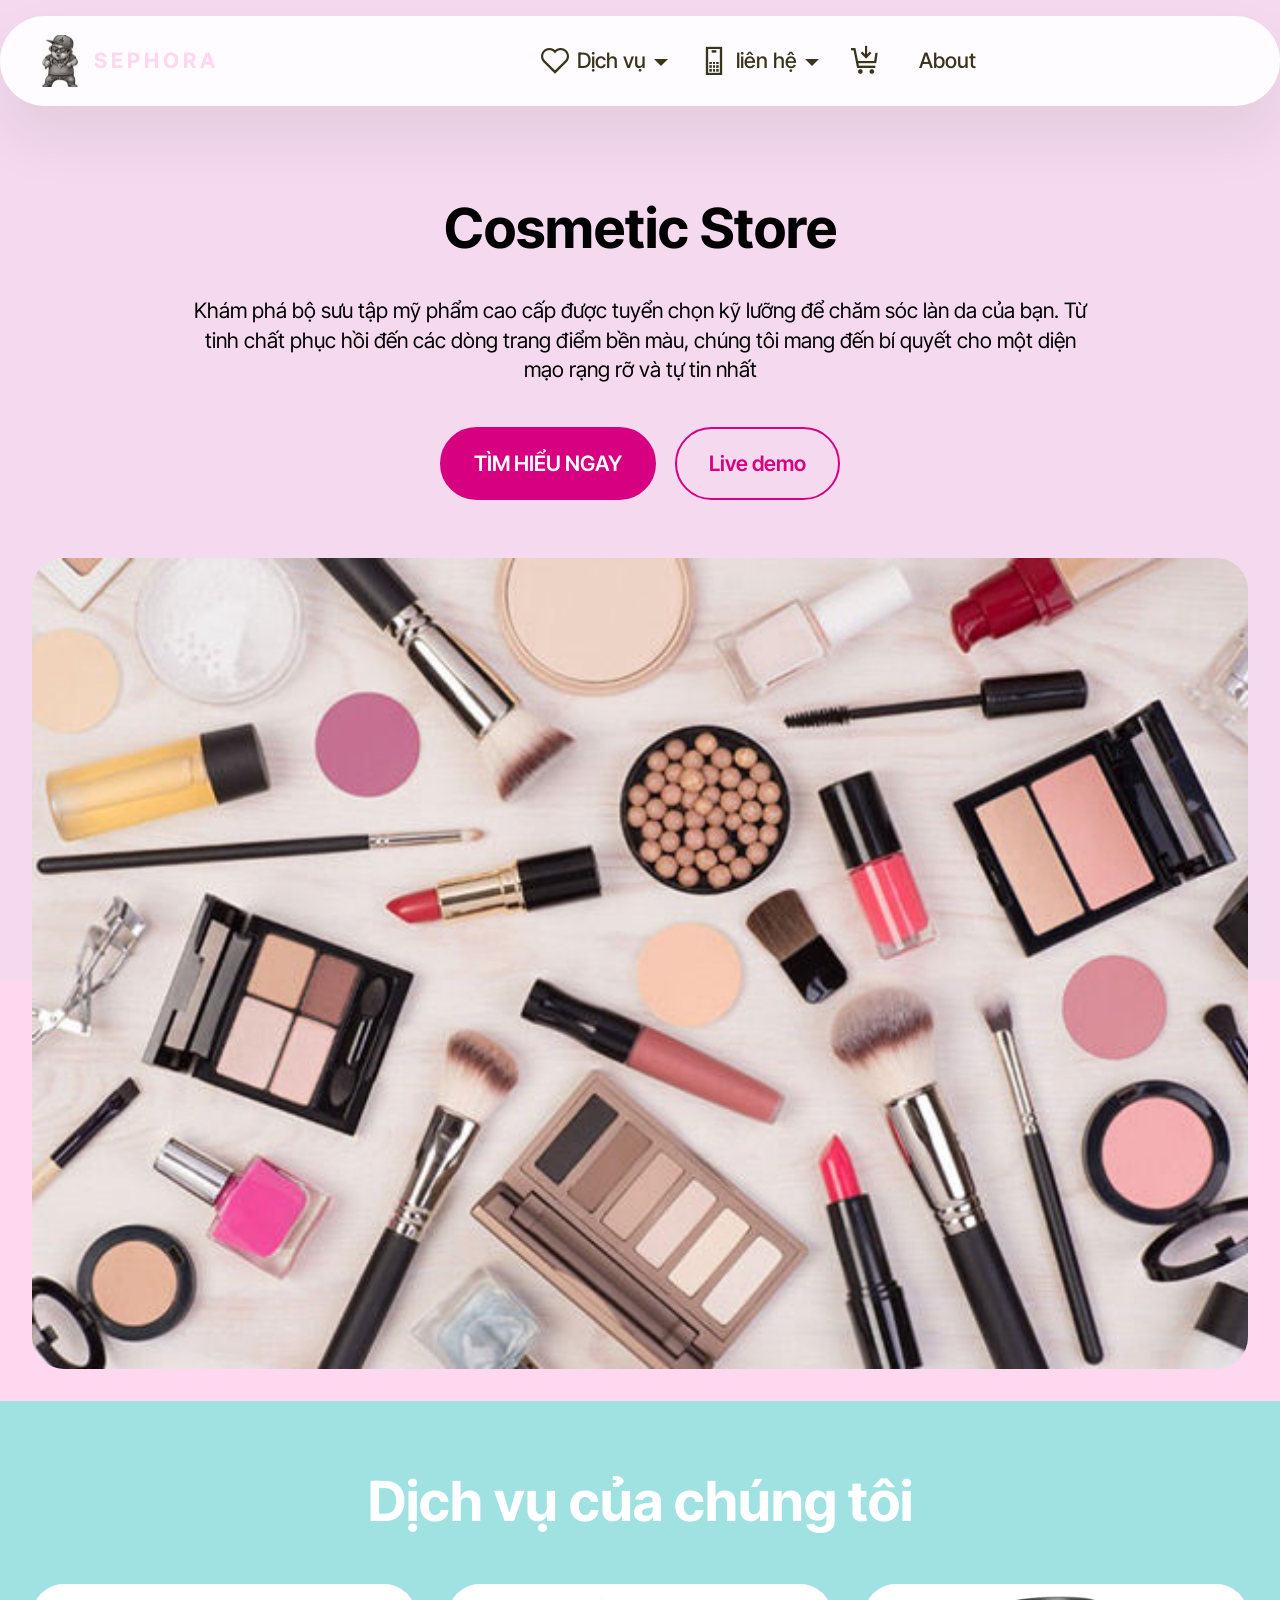
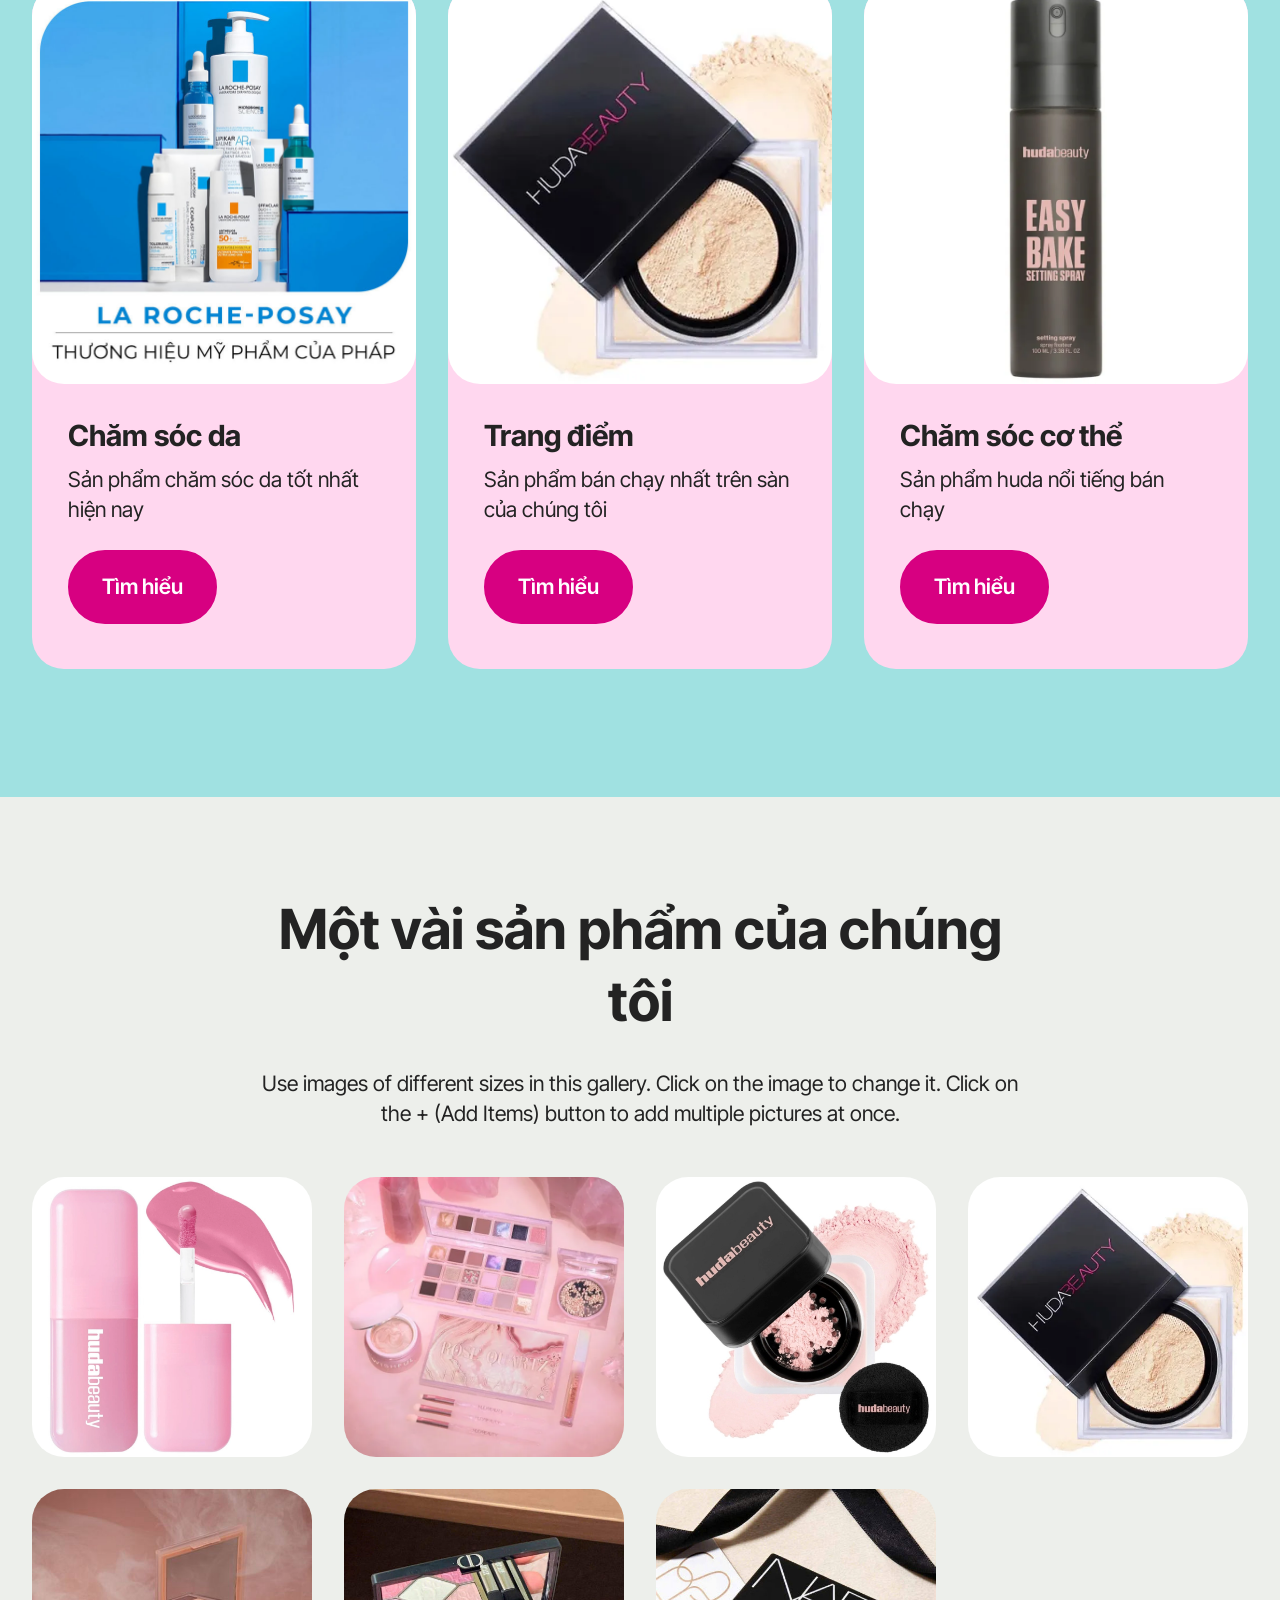
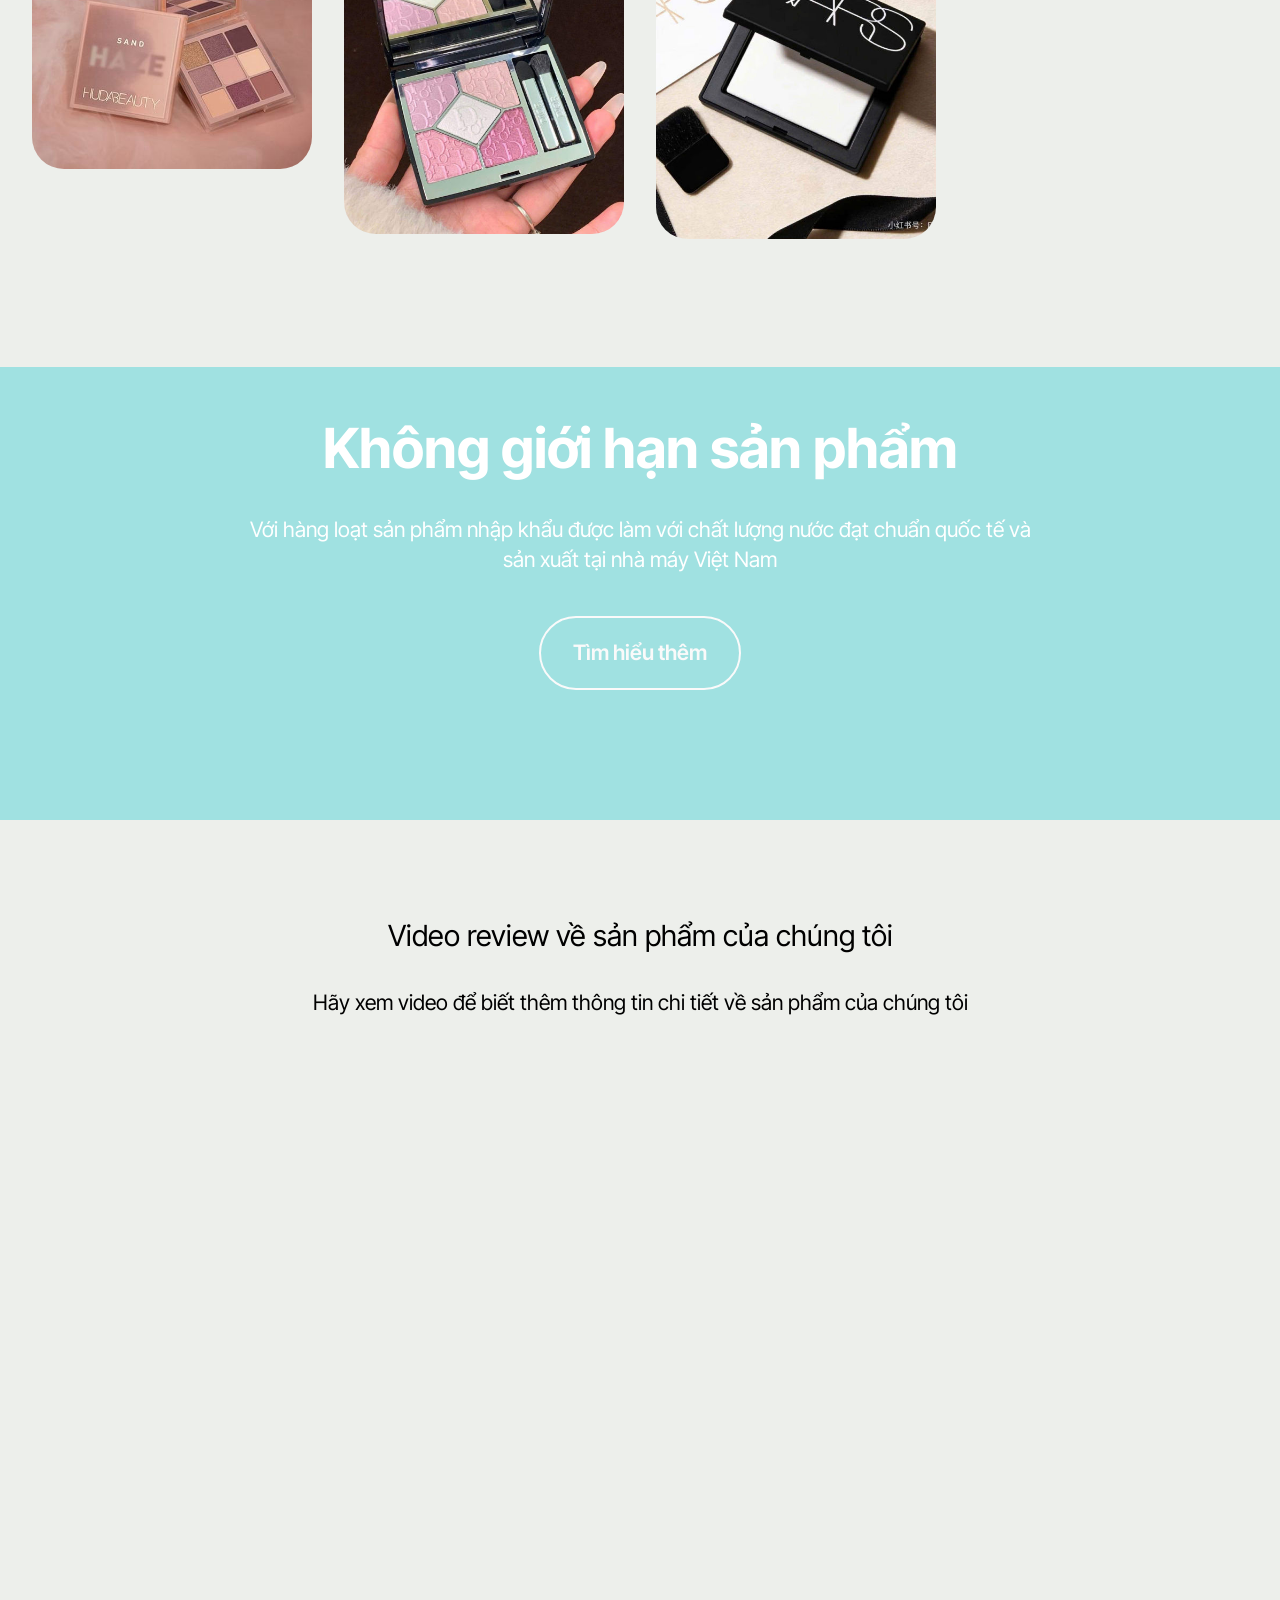
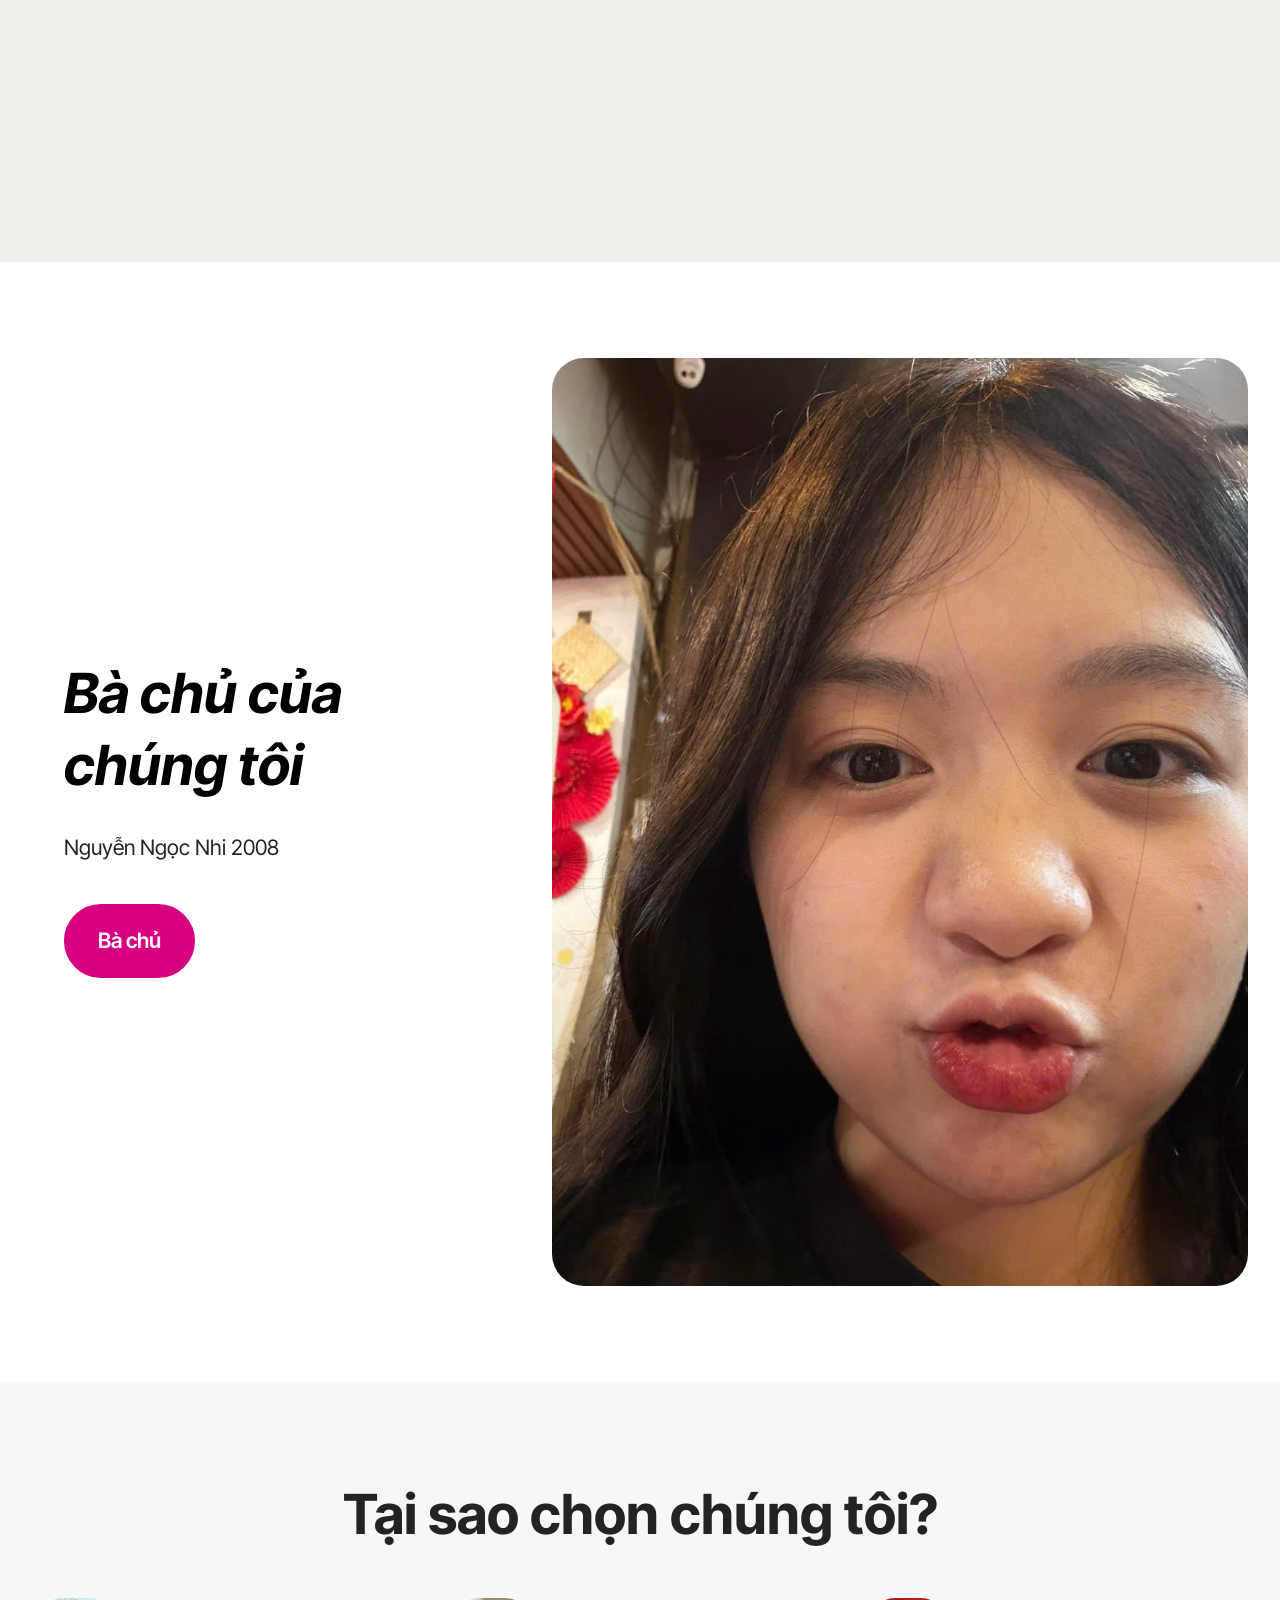
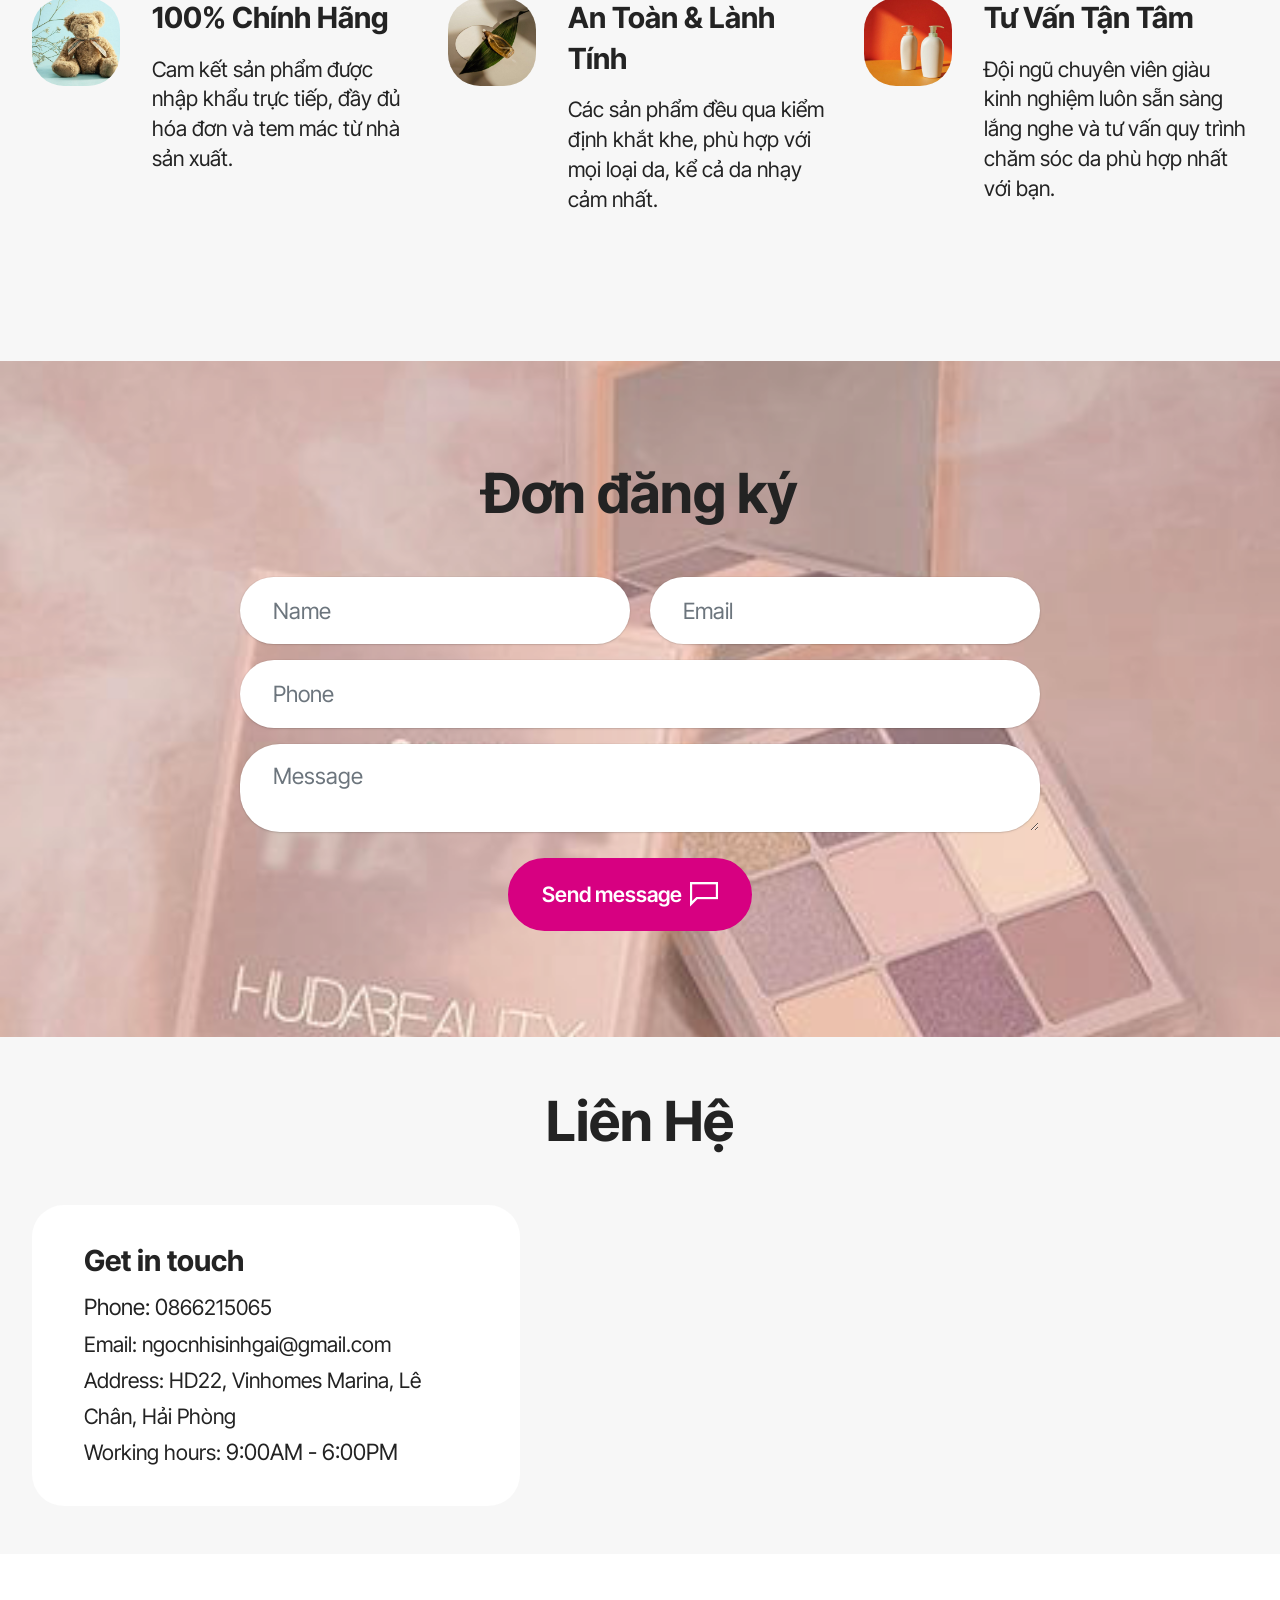
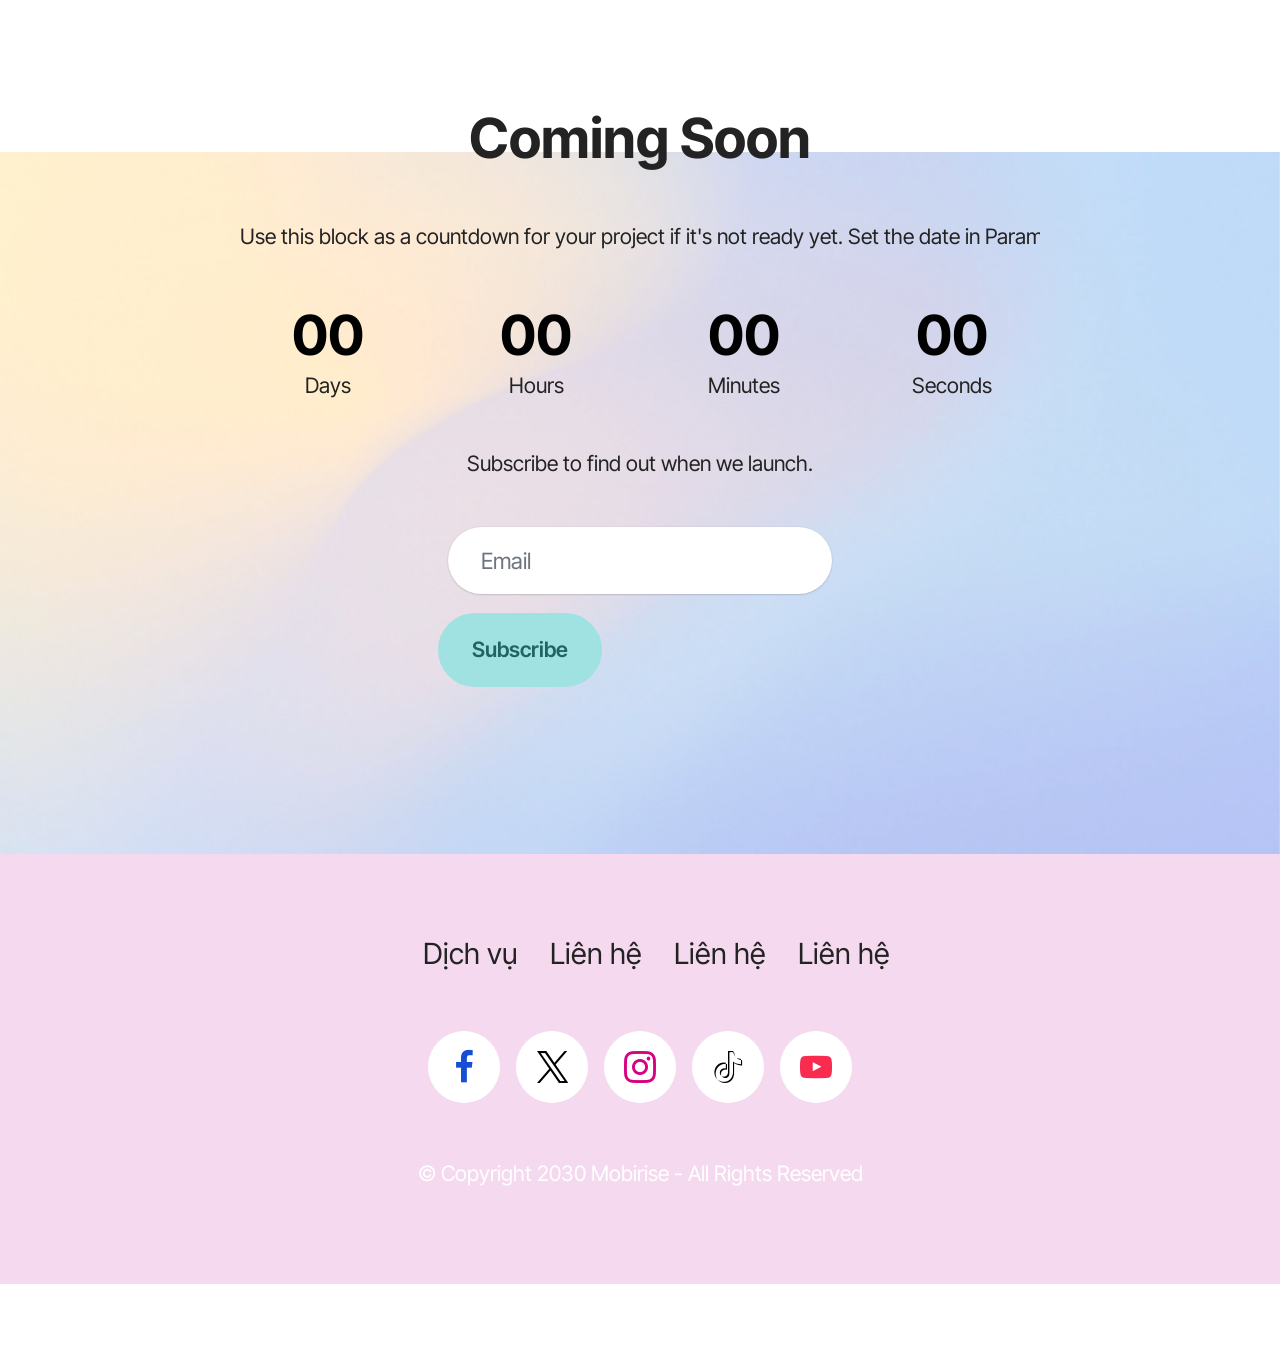
<file: index.html>
<!DOCTYPE html>
<html  >
<head>
  <!-- Site made with Mobirise Website Builder v6.1.10, https://mobirise.com -->
  <meta charset="UTF-8">
  <meta http-equiv="X-UA-Compatible" content="IE=edge">
  <meta name="generator" content="Mobirise v6.1.10, mobirise.com">
  <meta name="viewport" content="width=device-width, initial-scale=1, minimum-scale=1">
  <link rel="shortcut icon" href="assets/images/anhdep-72x105.jpeg" type="image/x-icon">
  <meta name="description" content="">
  
  
  <title>Home</title>
  <link rel="stylesheet" href="assets/web/assets/mobirise-icons2/mobirise2.css">
  <link rel="stylesheet" href="assets/bootstrap/css/bootstrap.min.css">
  <link rel="stylesheet" href="assets/parallax/jarallax.css">
  <link rel="stylesheet" href="assets/animatecss/animate.css">
  <link rel="stylesheet" href="assets/dropdown/css/style.css">
  <link rel="stylesheet" href="assets/socicon/css/styles.css">
  <link rel="stylesheet" href="assets/theme/css/style.css">
  <link rel="stylesheet" href="assets/gallery/style.css">
  <link rel="preload" href="https://fonts.googleapis.com/css?family=Inter+Tight:100,200,300,400,500,600,700,800,900,100i,200i,300i,400i,500i,600i,700i,800i,900i&display=swap" as="style" onload="this.onload=null;this.rel='stylesheet'">
  <noscript><link rel="stylesheet" href="https://fonts.googleapis.com/css?family=Inter+Tight:100,200,300,400,500,600,700,800,900,100i,200i,300i,400i,500i,600i,700i,800i,900i&display=swap"></noscript>
  <link rel="preload" as="style" href="assets/mobirise/css/mbr-additional.css?v=frJlVG"><link rel="stylesheet" href="assets/mobirise/css/mbr-additional.css?v=frJlVG" type="text/css">

  
  
  
</head>
<body>
  
  <section data-bs-version="5.1" class="menu menu2 cid-tJS6tZXiPa" once="menu" id="menu02-0">
	

	<nav class="navbar navbar-dropdown navbar-fixed-top navbar-expand-lg">
		<div class="container">
			<div class="navbar-brand">
				<span class="navbar-logo">
					
						<img src="assets/images/anhdep-72x105.jpeg" alt="Cosmetic" style="height: 3.3rem;">
					
				</span>
				<span class="navbar-caption-wrap"><a class="navbar-caption text-secondary display-4" href="index.html#header05-1">S E P H O R A</a></span>
			</div>
			<button class="navbar-toggler" type="button" data-toggle="collapse" data-bs-toggle="collapse" data-target="#navbarSupportedContent" data-bs-target="#navbarSupportedContent" aria-controls="navbarNavAltMarkup" aria-expanded="false" aria-label="Toggle navigation">
				<div class="hamburger">
					<span></span>
					<span></span>
					<span></span>
					<span></span>
				</div>
			</button>
			<div class="collapse navbar-collapse" id="navbarSupportedContent">
				<ul class="navbar-nav nav-dropdown nav-right" data-app-modern-menu="true"><li class="nav-item dropdown">
						<a class="nav-link link dropdown-toggle text-success display-4" href="index.html#features04-w" aria-expanded="false" data-toggle="dropdown-submenu" data-bs-toggle="dropdown" data-bs-auto-close="outside"><span class="mobi-mbri mobi-mbri-hearth mbr-iconfont mbr-iconfont-btn"></span>Dịch vụ</a><div class="dropdown-menu" aria-labelledby="dropdown-602"><div class="dropdown"><a class="dropdown-item dropdown-toggle text-success display-4" href="index.html#features04-w" data-toggle="dropdown-submenu" data-bs-toggle="dropdown" data-bs-auto-close="outside" aria-expanded="false">Chăm sóc da (Skincare)</a><div class="dropdown-menu dropdown-submenu" aria-labelledby="dropdown-444"><a class="dropdown-item text-success display-4" href="index.html#features04-w">Sữa rửa mặt &amp; Tẩy trang</a><a class="dropdown-item show text-success display-4" href="index.html#features04-w">Toner &amp; Xịt khoáng</a><a class="dropdown-item show text-success display-4" href="index.html#features04-w">Serum &amp; Tinh chất đặc trị</a><a class="dropdown-item show text-success display-4" href="index.html#features04-w">Kem dưỡng ẩm</a></div></div><div class="dropdown"><a class="dropdown-item dropdown-toggle text-success display-4" href="index.html#features04-w" data-toggle="dropdown-submenu" data-bs-toggle="dropdown" data-bs-auto-close="outside" aria-expanded="false">Trang điểm (Makeup)<br></a><div class="dropdown-menu dropdown-submenu" aria-labelledby="dropdown-417"><a class="show dropdown-item text-success display-4" href="index.html#features04-w">Kem nền &amp; Cushion</a><a class="show dropdown-item text-success display-4" href="index.html#features04-w">Phấn mắt &amp; Kẻ mày</a><a class="dropdown-item show text-success display-4" href="index.html#features04-w">Son môi</a></div></div><div class="dropdown"><a class="dropdown-item dropdown-toggle text-success display-4" href="index.html#features04-w" data-toggle="dropdown-submenu" data-bs-toggle="dropdown" data-bs-auto-close="outside" aria-expanded="false">Chăm sóc cơ thể (Body Care)</a><div class="dropdown-menu dropdown-submenu" aria-labelledby="dropdown-367"><a class="show dropdown-item text-success display-4" href="index.html#features04-w">Sữa tắm &amp; Tẩy tế bào chết</a><a class="show dropdown-item text-success display-4" href="index.html#features04-w">Dưỡng thể (Body Lotion)</a></div></div><a class="show dropdown-item text-success display-4" href="index.html#features04-w"></a></div>
					</li><li class="nav-item dropdown">
						<a class="nav-link link dropdown-toggle text-success show display-4" href="index.html#contacts02-9" data-toggle="dropdown-submenu" data-bs-toggle="dropdown" data-bs-auto-close="outside" aria-expanded="false"><span class="mobi-mbri mobi-mbri-mobile mbr-iconfont mbr-iconfont-btn"></span>liên hệ</a><div class="dropdown-menu show" aria-labelledby="dropdown-784" data-bs-popper="none"><a class="dropdown-item text-success display-4" href="index.html#contacts02-9">0866215065&nbsp;<span class="mobi-mbri mobi-mbri-phone mbr-iconfont mbr-iconfont-btn"></span></a><a class="text-success show dropdown-item text-primary display-4" href="https://web.facebook.com/nhyngoc.1908" target="_blank"><span class="socicon socicon-facebook mbr-iconfont mbr-iconfont-btn"></span>ngọc nhi<br></a><a class="text-success show dropdown-item text-primary display-4" href="https://web.facebook.com/nhyngoc.1908" target="_blank"></a></div>
					</li><li class="nav-item"><a class="nav-link link text-success display-4" href="index.html#features04-w"><span class="mobi-mbri mobi-mbri-cart-add mbr-iconfont mbr-iconfont-btn"></span></a></li>
					<li class="nav-item">
						<a class="nav-link link text-success display-4" href="index.html#header01-7">About</a>
					</li></ul>
				
				
			</div>
		</div>
	</nav>
</section>

<section data-bs-version="5.1" class="header5 cid-tJS6uM4N87" id="header05-1">
	

	
	
	<div class="topbg"></div>
	<div class="align-center container">
		<div class="row justify-content-center">
			<div class="col-md-12 col-lg-9">
				<h1 class="mbr-section-title mbr-fonts-style mb-4 display-2"><strong>Cosmetic Store</strong></h1>
				<p class="mbr-text mbr-fonts-style mb-4 display-7">Khám phá bộ sưu tập mỹ phẩm cao cấp được tuyển chọn kỹ lưỡng để chăm sóc làn da của bạn. Từ tinh chất phục hồi đến các dòng trang điểm bền màu, chúng tôi mang đến bí quyết cho một diện mạo rạng rỡ và tự tin nhất</p>
				<div class="mbr-section-btn mt-3"><a class="btn btn-primary display-7" href="index.html#form02-6">TÌM HIỂU NGAY</a> <a class="btn btn-primary-outline display-7" href="index.html#gallery02-v">Live demo</a></div>
			</div>
		</div>
		<div class="row mt-5 justify-content-center">
			<div class="col-12 col-lg-12">
				<img src="assets/images/dung-cu-makeup-chuyen-nghiep-600x400.jpg" alt="Mobirise Website Builder" title="">
			</div>
		</div>
	</div>
</section>

<section data-bs-version="5.1" class="features4 cid-tMlEXTHLbS" id="features04-w">
	
	
	<div class="container">
		<div class="row justify-content-center">
			<div class="col-12 content-head">
				<div class="mbr-section-head mb-5">
					<h4 class="mbr-section-title mbr-fonts-style align-center mb-0 display-2"><strong>Dịch vụ của chúng tôi</strong></h4>
					
					
				</div>
			</div>
		</div>
		<div class="row">
			<div class="item features-image col-12 col-md-6 col-lg-4">
				<div class="item-wrapper">
					<div class="item-img">
						<img src="assets/images/original-1692762587-816x802.jpg" alt="Mobirise Website Builder">
					</div>
					<div class="item-content">
						<h5 class="item-title mbr-fonts-style display-5">
							<strong>Chăm sóc da&nbsp;</strong></h5>
						
						<p class="mbr-text mbr-fonts-style display-7">Sản phẩm chăm sóc da tốt nhất hiện nay</p>
						<div class="mbr-section-btn item-footer"><a href="page2.html" class="btn item-btn btn-primary display-7">Tìm hiểu</a></div>
					</div>

				</div>
			</div>
			<div class="item features-image col-12 col-md-6 col-lg-4">
				<div class="item-wrapper">
					<div class="item-img">
						<img src="assets/images/phan-phu-dang-bot-huda-beauty-easy-bake-loose-baking-setting-powder-tone-pound-cake-20g-6791de4753b0d-23012025131431.webp" alt="Mobirise Website Builder">
					</div>
					<div class="item-content">
						<h5 class="item-title mbr-fonts-style display-5"><strong>Trang điểm&nbsp;</strong></h5>
						
						<p class="mbr-text mbr-fonts-style display-7">Sản phẩm bán chạy nhất trên sàn của chúng tôi</p>
						<div class="mbr-section-btn item-footer"><a href="page1.html" class="btn item-btn btn-primary display-7">Tìm hiểu</a></div>
					</div>
				</div>
			</div>
			<div class="item features-image col-12 col-md-6 col-lg-4">
				<div class="item-wrapper">
					<div class="item-img">
						<img src="assets/images/xit-khoa-nen-makeup-huda-beauty-easy-bake-setting-spray-100ml-68b80b1b572de-3092025163211.webp" alt="Mobirise Website Builder">
					</div>
					<div class="item-content">
						<h5 class="item-title mbr-fonts-style display-5">
							<strong>Chăm sóc cơ thể</strong></h5>
						
						<p class="mbr-text mbr-fonts-style display-7">
							Sản phẩm huda nổi tiếng bán chạy<br>
						</p>
						<div class="mbr-section-btn item-footer"><a href="page3.html" class="btn item-btn btn-primary display-7">Tìm hiểu</a></div>
					</div>
				</div>
			</div>
		</div>
	</div>
</section>

<section data-bs-version="5.1" class="gallery1 mbr-gallery cid-tMlDYtQ5fF" id="gallery02-v">
    

    
    

    <div class="container-fluid">
        <div class="row justify-content-center">
            <div class="col-12 content-head">
                <div class="mbr-section-head mb-5">
                    <h3 class="mbr-section-title mbr-fonts-style align-center m-0 display-2"><strong>Một vài sản phẩm của chúng tôi</strong></h3>
                    <h4 class="mbr-section-subtitle mbr-fonts-style align-center mb-0 mt-4 display-7">Use images of different sizes in this gallery. Click on the image to change it. Click on the + (Add Items) button to add multiple pictures at once.</h4>
                </div>
            </div>
        </div>
        <div class="row mbr-gallery mbr-masonry" data-masonry="{&quot;percentPosition&quot;: true }">
            <div class="col-12 col-md-6 col-lg-3 item gallery-image">
                <div class="item-wrapper" data-toggle="modal" data-bs-toggle="modal" data-target="#veF4uRRe0B-modal" data-bs-target="#veF4uRRe0B-modal">
                    <img class="w-100" src="assets/images/huda-beauty-blush-filter-liquid-blush-ube-cream.webp" alt="Mobirise Website Builder" data-slide-to="0" data-bs-slide-to="0" data-target="#lb-veF4uRRe0B" data-bs-target="#lb-veF4uRRe0B">
                    <div class="icon-wrapper">
                        <span class="mobi-mbri mobi-mbri-search mbr-iconfont mbr-iconfont-btn"></span>
                    </div>
                </div>
                
            </div>
            <div class="col-12 col-md-6 col-lg-3 item gallery-image">
                <div class="item-wrapper" data-toggle="modal" data-bs-toggle="modal" data-target="#veF4uRRe0B-modal" data-bs-target="#veF4uRRe0B-modal">
                    <img class="w-100" src="assets/images/huda-beauty-rose-quartz-collecti-jpg-1647658914.webp" alt="Mobirise Website Builder" data-slide-to="1" data-bs-slide-to="1" data-target="#lb-veF4uRRe0B" data-bs-target="#lb-veF4uRRe0B">
                    <div class="icon-wrapper">
                        <span class="mobi-mbri mobi-mbri-search mbr-iconfont mbr-iconfont-btn"></span>
                    </div>
                </div>
                
            </div>
            <div class="col-12 col-md-6 col-lg-3 item gallery-image">
                <div class="item-wrapper" data-toggle="modal" data-bs-toggle="modal" data-target="#veF4uRRe0B-modal" data-bs-target="#veF4uRRe0B-modal">
                    <img class="w-100" src="assets/images/mini-6g-easy-bake-loose-baking-setting-powder-cherry-blossom.webp" alt="Mobirise Website Builder" data-slide-to="2" data-bs-slide-to="2" data-target="#lb-veF4uRRe0B" data-bs-target="#lb-veF4uRRe0B">
                    <div class="icon-wrapper">
                        <span class="mobi-mbri mobi-mbri-search mbr-iconfont mbr-iconfont-btn"></span>
                    </div>
                </div>
                
            </div>
            <div class="col-12 col-md-6 col-lg-3 item gallery-image">
                <div class="item-wrapper" data-toggle="modal" data-bs-toggle="modal" data-target="#veF4uRRe0B-modal" data-bs-target="#veF4uRRe0B-modal">
                    <img class="w-100" src="assets/images/phan-phu-dang-bot-huda-beauty-easy-bake-loose-baking-setting-powder-tone-pound-cake-20g-6791de4753b0d-23012025131431.webp" alt="Mobirise Website Builder" data-slide-to="3" data-bs-slide-to="3" data-target="#lb-veF4uRRe0B" data-bs-target="#lb-veF4uRRe0B">
                    <div class="icon-wrapper">
                        <span class="mobi-mbri mobi-mbri-search mbr-iconfont mbr-iconfont-btn"></span>
                    </div>
                </div>
                
            </div>
            <div class="col-12 col-md-6 col-lg-3 item gallery-image">
                <div class="item-wrapper" data-toggle="modal" data-bs-toggle="modal" data-target="#veF4uRRe0B-modal" data-bs-target="#veF4uRRe0B-modal">
                    <img class="w-100" src="assets/images/sand-haze-1bcd0a41b50645d7a9944e2a5eb44f7e-large-480x480.jpg" alt="Mobirise Website Builder" data-slide-to="4" data-bs-slide-to="4" data-target="#lb-veF4uRRe0B" data-bs-target="#lb-veF4uRRe0B">
                    <div class="icon-wrapper">
                        <span class="mobi-mbri mobi-mbri-search mbr-iconfont mbr-iconfont-btn"></span>
                    </div>
                </div>
                
            </div>
            <div class="col-12 col-md-6 col-lg-3 item gallery-image">
                <div class="item-wrapper" data-toggle="modal" data-bs-toggle="modal" data-target="#veF4uRRe0B-modal" data-bs-target="#veF4uRRe0B-modal">
                    <img class="w-100" src="assets/images/218d7503-e731-4b28-9353-6bf3b021358f-524x647.jpg" alt="Mobirise Website Builder" data-slide-to="5" data-bs-slide-to="5" data-target="#lb-veF4uRRe0B" data-bs-target="#lb-veF4uRRe0B">
                    <div class="icon-wrapper">
                        <span class="mobi-mbri mobi-mbri-search mbr-iconfont mbr-iconfont-btn"></span>
                    </div>
                </div>
                
            </div>
            <div class="col-12 col-md-6 col-lg-3 item gallery-image">
                <div class="item-wrapper" data-toggle="modal" data-bs-toggle="modal" data-target="#veF4uRRe0B-modal" data-bs-target="#veF4uRRe0B-modal">
                    <img class="w-100" src="assets/images/d72a0f19-50c6-4b3a-bc0b-5b64bf9c678b-524x655.jpg" alt="Mobirise Website Builder" data-slide-to="6" data-bs-slide-to="6" data-target="#lb-veF4uRRe0B" data-bs-target="#lb-veF4uRRe0B">
                    <div class="icon-wrapper">
                        <span class="mobi-mbri mobi-mbri-search mbr-iconfont mbr-iconfont-btn"></span>
                    </div>
                </div>
                
            </div>
        </div>

        <div class="modal mbr-slider" tabindex="-1" role="dialog" aria-hidden="true" id="veF4uRRe0B-modal">
            <div class="modal-dialog" role="document">
                <div class="modal-content">
                    <div class="modal-body">
                        <div class="carousel slide" id="lb-veF4uRRe0B" data-interval="5000" data-bs-interval="5000">
                            <div class="carousel-inner">
                                <div class="carousel-item active">
                                    <img class="d-block w-100" src="assets/images/huda-beauty-blush-filter-liquid-blush-ube-cream.webp" alt="Mobirise Website Builder">
                                </div>
                                <div class="carousel-item">
                                    <img class="d-block w-100" src="assets/images/huda-beauty-rose-quartz-collecti-jpg-1647658914.webp" alt="Mobirise Website Builder">
                                </div>
                                <div class="carousel-item">
                                    <img class="d-block w-100" src="assets/images/mini-6g-easy-bake-loose-baking-setting-powder-cherry-blossom.webp" alt="Mobirise Website Builder">
                                </div>
                                <div class="carousel-item">
                                    <img class="d-block w-100" src="assets/images/phan-phu-dang-bot-huda-beauty-easy-bake-loose-baking-setting-powder-tone-pound-cake-20g-6791de4753b0d-23012025131431.webp" alt="Mobirise Website Builder">
                                </div>
                                <div class="carousel-item">
                                    <img class="d-block w-100" src="assets/images/sand-haze-1bcd0a41b50645d7a9944e2a5eb44f7e-large-480x480.jpg" alt="Mobirise Website Builder">
                                </div>
                                <div class="carousel-item">
                                    <img class="d-block w-100" src="assets/images/218d7503-e731-4b28-9353-6bf3b021358f-524x647.jpg" alt="Mobirise Website Builder">
                                </div>
                                <div class="carousel-item">
                                    <img class="d-block w-100" src="assets/images/d72a0f19-50c6-4b3a-bc0b-5b64bf9c678b-524x655.jpg" alt="Mobirise Website Builder">
                                </div>
                            </div>
                            <ol class="carousel-indicators">
                                <li data-slide-to="0" data-bs-slide-to="0" class="active" data-target="#lb-veF4uRRe0B" data-bs-target="#lb-veF4uRRe0B"></li>
                                <li data-slide-to="1" data-bs-slide-to="1" data-target="#lb-veF4uRRe0B" data-bs-target="#lb-veF4uRRe0B"></li>
                                <li data-slide-to="2" data-bs-slide-to="2" data-target="#lb-veF4uRRe0B" data-bs-target="#lb-veF4uRRe0B"></li>
                                <li data-slide-to="3" data-bs-slide-to="3" data-target="#lb-veF4uRRe0B" data-bs-target="#lb-veF4uRRe0B"></li>
                                <li data-slide-to="4" data-bs-slide-to="4" data-target="#lb-veF4uRRe0B" data-bs-target="#lb-veF4uRRe0B"></li>
                                <li data-slide-to="5" data-bs-slide-to="5" data-target="#lb-veF4uRRe0B" data-bs-target="#lb-veF4uRRe0B"></li>
                                <li data-slide-to="6" data-bs-slide-to="6" data-target="#lb-veF4uRRe0B" data-bs-target="#lb-veF4uRRe0B"></li>
                            </ol>
                            <a role="button" href="" class="close" data-dismiss="modal" data-bs-dismiss="modal" aria-label="Close">
                            </a>
                            <a class="carousel-control-prev carousel-control" role="button" data-slide="prev" data-bs-slide="prev" href="#lb-veF4uRRe0B">
                                <span class="mobi-mbri mobi-mbri-arrow-prev" aria-hidden="true"></span>
                                <span class="sr-only visually-hidden">Previous</span>
                            </a>
                            <a class="carousel-control-next carousel-control" role="button" data-slide="next" data-bs-slide="next" href="#lb-veF4uRRe0B">
                                <span class="mobi-mbri mobi-mbri-arrow-next" aria-hidden="true"></span>
                                <span class="sr-only visually-hidden">Next</span>
                            </a>
                        </div>
                    </div>
                </div>
            </div>
        </div>
    </div>
</section>

<section data-bs-version="5.1" class="header09 cid-tLAX5BnXkJ" id="header09-q">
	
	
	<div class="container-fluid">
		<div class="row">
			<div class="content-wrap col-12 col-md-8">
				<h2 class="mbr-section-title mbr-fonts-style mbr-white mb-4 display-2"><strong>Không giới hạn sản phẩm</strong></h2>
				
				<p class="mbr-fonts-style mbr-text mbr-white mb-4 display-7">Với hàng loạt sản phẩm nhập khẩu được làm với chất lượng nước đạt chuẩn quốc tế và sản xuất tại nhà máy Việt Nam</p>
				<div class="mbr-section-btn"><a class="btn btn-white-outline display-7" href="page4.html">Tìm hiểu thêm</a></div>
			</div>
		</div>
	</div>
</section>

<section data-bs-version="5.1" class="header7 cid-tLeaLmEeFr" id="header07-h">
  

  
  
  
  <div class="align-center container">
    <div class="row justify-content-center">
      <div class="col-md-12 col-lg-9 mb-5">
        <h1 class="mbr-section-title mbr-fonts-style display-5">Video review về sản phẩm của chúng tôi</h1>
        <p class="mbr-text mbr-fonts-style mt-4 display-7">
          Hãy xem video để biết thêm thông tin chi tiết về sản phẩm của chúng tôi</p>
        
      </div>
    </div>

    <div class="row justify-content-center">
      <div class="mbr-figure col-12 col-md-12"><iframe class="mbr-embedded-video" src="https://www.youtube.com/embed/VstaVrbxufo?rel=0&amp;amp;mute=1&amp;showinfo=0&amp;autoplay=1&amp;loop=1&amp;playlist=VstaVrbxufo" width="1280" height="720" frameborder="0" allowfullscreen></iframe></div>
    </div>
  </div>
</section>

<section data-bs-version="5.1" class="header1 cid-tJS9vXDdRK" id="header01-7">
	

	
	

	<div class="container">
		<div class="row justify-content-center">
			<div class="col-12 col-md-12 col-lg-7 image-wrapper">
				<img class="w-100" src="assets/images/z7532782134181-3349c4704ab9f3c4720454849f59a52e-960x1280.jpg" alt="Mobirise Website Builder">
			</div>
			<div class="col-12 col-lg col-md-12">
				<div class="text-wrapper align-left">
					<h1 class="mbr-section-title mbr-fonts-style mb-4 display-2"><strong><em>Bà chủ của chúng tôi</em></strong></h1>
					<p class="mbr-text mbr-fonts-style mb-4 display-7">Nguyễn Ngọc Nhi 2008&nbsp;<br></p>
					<div class="mbr-section-btn mt-3"><a class="btn btn-primary display-7" href="page5.html">Bà chủ<br></a></div>
				</div>
			</div>
		</div>
	</div>
</section>

<section data-bs-version="5.1" class="features15 cid-tLek7gQhG7" id="features015-m">
	

	
	
	<div class="container">
		<div class="mbr-section-head mb-5">
			<h4 class="mbr-section-title mbr-fonts-style align-center mb-0 display-2">
			  <strong>Tại sao chọn chúng tôi?</strong></h4>
			
		  </div>
		<div class="row justify-content-center">
			<div class="item features-without-image col-12 col-lg-4 active">
				<div class="item-wrapper">
					<div class="img-wrapper">
						<img src="assets/images/shop3.jpg" alt="Mobirise Website Builder" data-slide-to="0" data-bs-slide-to="0">
					</div>
					<div class="card-box">
						<h4 class="card-title mbr-fonts-style mb-3 display-5"><strong>100% Chính Hãng</strong></h4>
						<h5 class="card-text mbr-fonts-style display-7">Cam kết sản phẩm được nhập khẩu trực tiếp, đầy đủ hóa đơn và tem mác từ nhà sản xuất.</h5>
					</div>
				</div>
			</div>
			
			<div class="item features-without-image col-12 col-lg-4">
				<div class="item-wrapper">
					<div class="img-wrapper">
						<img src="assets/images/shop1.jpg" alt="Mobirise Website Builder" data-slide-to="2" data-bs-slide-to="3">
					</div>
					<div class="card-box">
						<h4 class="card-title mbr-fonts-style mb-3 display-5"><strong>An Toàn &amp; Lành Tính</strong></h4>
						<h5 class="card-text mbr-fonts-style display-7">Các sản phẩm đều qua kiểm định khắt khe, phù hợp với mọi loại da, kể cả da nhạy cảm nhất.</h5>
					</div>
				</div>
			</div><div class="item features-without-image col-12 col-lg-4">
				<div class="item-wrapper">
					<div class="img-wrapper">
						<img src="assets/images/shop2.jpg" alt="Mobirise Website Builder" data-slide-to="3" data-bs-slide-to="2">
					</div>
					<div class="card-box">
						<h4 class="card-title mbr-fonts-style mb-3 display-5"><strong>Tư Vấn Tận Tâm</strong></h4>
						<h5 class="card-text mbr-fonts-style display-7">Đội ngũ chuyên viên giàu kinh nghiệm luôn sẵn sàng lắng nghe và tư vấn quy trình chăm sóc da phù hợp nhất với bạn.<br><br></h5>
					</div>
				</div>
			</div>
		</div>
	</div>
</section>

<section data-bs-version="5.1" class="form5 cid-tJS9pBcTSa" id="form02-6">
    
    <div class="mbr-overlay"></div>
    <div class="container">
        <div class="mbr-section-head mb-5">
            <h3 class="mbr-section-title mbr-fonts-style align-center mb-0 display-2">
                <strong>Đơn đăng ký</strong></h3>
            
        </div>
        <div class="row justify-content-center mt-4">
            <div class="col-lg-8 mx-auto mbr-form">
                <form action="https://mobirise.eu/" method="POST" class="mbr-form form-with-styler" data-verified="">
                    <div class="row">
                        
                        <div hidden="hidden" data-form-alert-danger="" class="alert alert-danger col-12">
                            Oops...! some problem!
                        </div>
                    </div>
                    <div class="dragArea row">
                        <div class="col-md col-sm-12 form-group mb-3" data-for="name">
                            <input type="text" name="name" placeholder="Name" data-form-field="name" class="form-control" value="" id="name-form02-6">
                        </div>
                        <div class="col-md col-sm-12 form-group mb-3" data-for="email">
                            <input type="email" name="email" placeholder="Email" data-form-field="email" class="form-control" value="" id="email-form02-6">
                        </div>
                        <div class="col-12 form-group mb-3" data-for="phone">
                            <input type="tel" name="phone" placeholder="Phone" data-form-field="phone" class="form-control" value="" id="phone-form02-6">
                        </div>
                        <div class="col-12 form-group mb-3" data-for="textarea">
                            <textarea name="textarea" placeholder="Message" data-form-field="textarea" class="form-control" id="textarea-form02-6"></textarea>
                        </div>
                        <div class="col-lg-12 col-md-12 col-sm-12 align-center mbr-section-btn"><button type="submit" class="btn btn-primary display-7"><span class="mobi-mbri mobi-mbri-chat mbr-iconfont mbr-iconfont-btn"></span>Send message</button></div>
                    </div>
                </form>
            </div>
        </div>
    </div>
</section>

<section data-bs-version="5.1" class="contacts2 map1 cid-tLdYHD757A" id="contacts02-9">

    

    
    <div class="container-fluid">
        <div class="mbr-section-head mb-5">
            <h3 class="mbr-section-title mbr-fonts-style align-center mb-0 display-2">
                <strong>Liên Hệ</strong></h3>
            
        </div>
        <div class="row justify-content-center mt-4">
            <div class="card col-12 col-md-5">
                <div class="card-wrapper">
                    <div class="text-wrapper">
                        <h5 class="cardTitle mbr-fonts-style mb-2 display-5">
                        <strong>Get in touch</strong></h5>
                    <ul class="list mbr-fonts-style display-7">
                        <li class="mbr-text item-wrap"><span style="font-size: 1.4rem;">Phone: 0</span>866215065</li>
                        <li class="mbr-text item-wrap">Email: ngocnhisinhgai@gmail.com</li>
                        <li class="mbr-text item-wrap">Address: HD22, Vinhomes Marina, Lê Chân, Hải Phòng</li><li class="mbr-text item-wrap">Working hours:&nbsp;<span style="font-size: 1.4rem;">9:00AM - 6:00PM</span></li>
                    </ul>
                    </div>
                </div>
            </div>
            <div class="map-wrapper col-12 col-md-7">
                <div class="google-map"><iframe frameborder="0" style="border:0" src="https://www.google.com/maps/embed?pb=!1m18!1m12!1m3!1d3729.1352726330054!2d106.6796181759654!3d20.832709894676525!2m3!1f0!2f0!3f0!3m2!1i1024!2i768!4f13.1!3m3!1m2!1s0x314a7115f37d12fb%3A0xad7a0c64ee9d474c!2sAEON%20MALL%20H%E1%BA%A3i%20Ph%C3%B2ng%20L%C3%AA%20Ch%C3%A2n!5e0!3m2!1svi!2s!4v1707830000000!5m2!1svi!2s" allowfullscreen=""></iframe></div>
            </div>
        </div>
    </div>
</section>

<section data-bs-version="5.1" class="countdown2 cid-veF2kcT6U2 mbr-fullscreen mbr-parallax-background" id="countdown2-1z">
    

    
    <div class="mbr-overlay" style="opacity: 0.4; background-color: rgb(255, 255, 255);">
    </div>
    <div class="container">
        <div class="row justify-content-center">
            <div class="col-lg-8">
                <style>
                    .bounce-text {
                        display: inline-block;
                        animation: bounceUpDown 1s ease-in-out infinite;
                    }
                    @keyframes bounceUpDown {
                        0%   { transform: translateY(0); }
                        25%  { transform: translateY(-10px); }
                        50%  { transform: translateY(0); }
                        75%  { transform: translateY(10px); }
                        100% { transform: translateY(0); }
                    }
                </style>
                <h3 class="mbr-section-title mb-5 align-center mbr-fonts-style display-2">
                    <strong class = "bounce-text">Coming Soon</strong>
                </h3>
                <style>
                    .moving-wrap {
                        width: 100%;
                        overflow: hidden;
                        white-space: nowrap;
                    }

                    .moving-text {
                        display: inline-block;
                        animation: chạy-qua-lại 6s linear infinite alternate;
                    }

                    @keyframes chạy-qua-lại {
                        from {
                            transform: translateX(-30vw);
                        }
                        to {
                            transform: translateX(30vw);
                        }
                    }
                </style>
                <h4 class="mbr-section-subtitle mb-5 align-center mbr-fonts-style display-7 moving-wrap">
                    <span class="moving-text">
                        Use this block as a countdown for your project if it's not ready yet. Set the date in Parameters.
                    </span>
                </h4>
                <div class="countdown-cont align-center mb-5">
                    <div class="daysCountdown col-xs-3 col-sm-3 col-md-3" title="Days"></div>
                    <div class="hoursCountdown col-xs-3 col-sm-3 col-md-3" title="Hours"></div>
                    <div class="minutesCountdown col-xs-3 col-sm-3 col-md-3" title="Minutes"></div>
                    <div class="secondsCountdown col-xs-3 col-sm-3 col-md-3" title="Seconds"></div>
                    <div class="countdown" data-due-date="2026/05/02"></div>
                </div>
                <p class="mbr-text mb-5 align-center mbr-fonts-style display-7">
                    Subscribe to find out when we launch.
                </p>
            </div>
        </div>
        <div class="row">
            <div class="col-lg-4 mx-auto mbr-form">
                <form action="https://mobirise.eu/" method="POST" class="mbr-form form-with-styler" data-verified="">
                    <div class="row">
                        
                        <div hidden="hidden" data-form-alert-danger="" class="alert alert-danger col-12">Oops...! some problem!</div>
                    </div>
                    <div class="dragArea row">
                        <div class="col form-group" data-for="email">
                            <input type="text" name="email" placeholder="Email" data-form-field="email" class="form-control" required="required" value="" id="email-countdown2-1z">
                        </div>
                        <div class="mbr-section-btn"><button type="submit" class="btn btn-warning display-4">Subscribe</button></div>
                    </div>
                </form>
            </div>
        </div>
    </div>
</section>

<section data-bs-version="5.1" class="footer1 programm5 cid-tJS9NNcTLZ" once="footers" id="footer03-8">

        

    

    <div class="container">
        <div class="row">

            <div class="row-links mb-4">
                <ul class="header-menu">
                  
                  
                  
                  
                <li class="header-menu-item mbr-fonts-style display-5"></li><li class="header-menu-item mbr-fonts-style display-5">Dịch vụ</li><li class="header-menu-item mbr-fonts-style display-5">Liên hệ</li><li class="header-menu-item mbr-fonts-style display-5">Liên hệ</li><li class="header-menu-item mbr-fonts-style display-5">Liên hệ</li></ul>
              </div>

            <div class="col-12">
                <div class="social-row">
                    <div class="soc-item">
                        <a href="https://web.facebook.com/nhyngoc.1908">
                            <span class="mbr-iconfont display-7 socicon-facebook socicon" style="color: rgb(22, 79, 211); fill: rgb(22, 79, 211);"></span>
                        </a>
                    </div>
                    <div class="soc-item">
                        <a href="https://mobiri.se/" target="_blank">
                            <span class="mbr-iconfont socicon-twitter socicon"></span>
                        </a>
                    </div>
                    <div class="soc-item">
                        <a href="https://www.instagram.com/" target="_blank">
                            <span class="mbr-iconfont socicon-instagram socicon" style="color: rgb(215, 0, 129); fill: rgb(215, 0, 129);"></span>
                        </a>
                    </div>
                    <div class="soc-item">
                        <a href="https://mobiri.se/" target="_blank">
                            <span class="mbr-iconfont socicon-tiktok socicon"></span>
                        </a>
                    </div>
                    <div class="soc-item">
                        <a href="https://mobiri.se/" target="_blank">
                            <span class="mbr-iconfont socicon-youtube socicon" style="color: rgb(249, 44, 80); fill: rgb(249, 44, 80);"></span>
                        </a>
                    </div>
                </div>
            </div>
            <div class="col-12 mt-5">
                <p class="mbr-fonts-style copyright display-7">
                    © Copyright 2030 Mobirise - All Rights Reserved
                </p>
            </div>
        </div>
    </div>
</section><section class="display-7" style="padding: 0;align-items: center;justify-content: center;flex-wrap: wrap;    align-content: center;display: flex;position: relative;height: 4rem;"><a href="https://mobiri.se/" style="flex: 1 1;height: 4rem;position: absolute;width: 100%;z-index: 1;"><img alt="" style="height: 4rem;" src="[data-uri]"></a><p style="margin: 0;text-align: center;" class="display-7">&#8204;</p><a style="z-index:1" href="https://mobirise.com/builder/ai-website-creator.html">AI Website Creator</a></section><script src="assets/bootstrap/js/bootstrap.bundle.min.js"></script>  <script src="assets/parallax/jarallax.js"></script>  <script src="assets/smoothscroll/smooth-scroll.js"></script>  <script src="assets/ytplayer/index.js"></script>  <script src="assets/dropdown/js/navbar-dropdown.js"></script>  <script src="assets/masonry/masonry.pkgd.min.js"></script>  <script src="assets/imagesloaded/imagesloaded.pkgd.min.js"></script>  <script src="assets/countdown/countdown.js"></script>  <script src="assets/theme/js/script.js"></script>  <script src="assets/gallery/player.min.js"></script>  <script src="assets/gallery/script.js"></script>  
  
  
 <div id="scrollToTop" class="scrollToTop mbr-arrow-up"><a style="text-align: center;"><i class="mbr-arrow-up-icon mbr-arrow-up-icon-cm cm-icon cm-icon-smallarrow-up"></i></a></div>
    <input name="animation" type="hidden">
  </body>
</html>
</file>
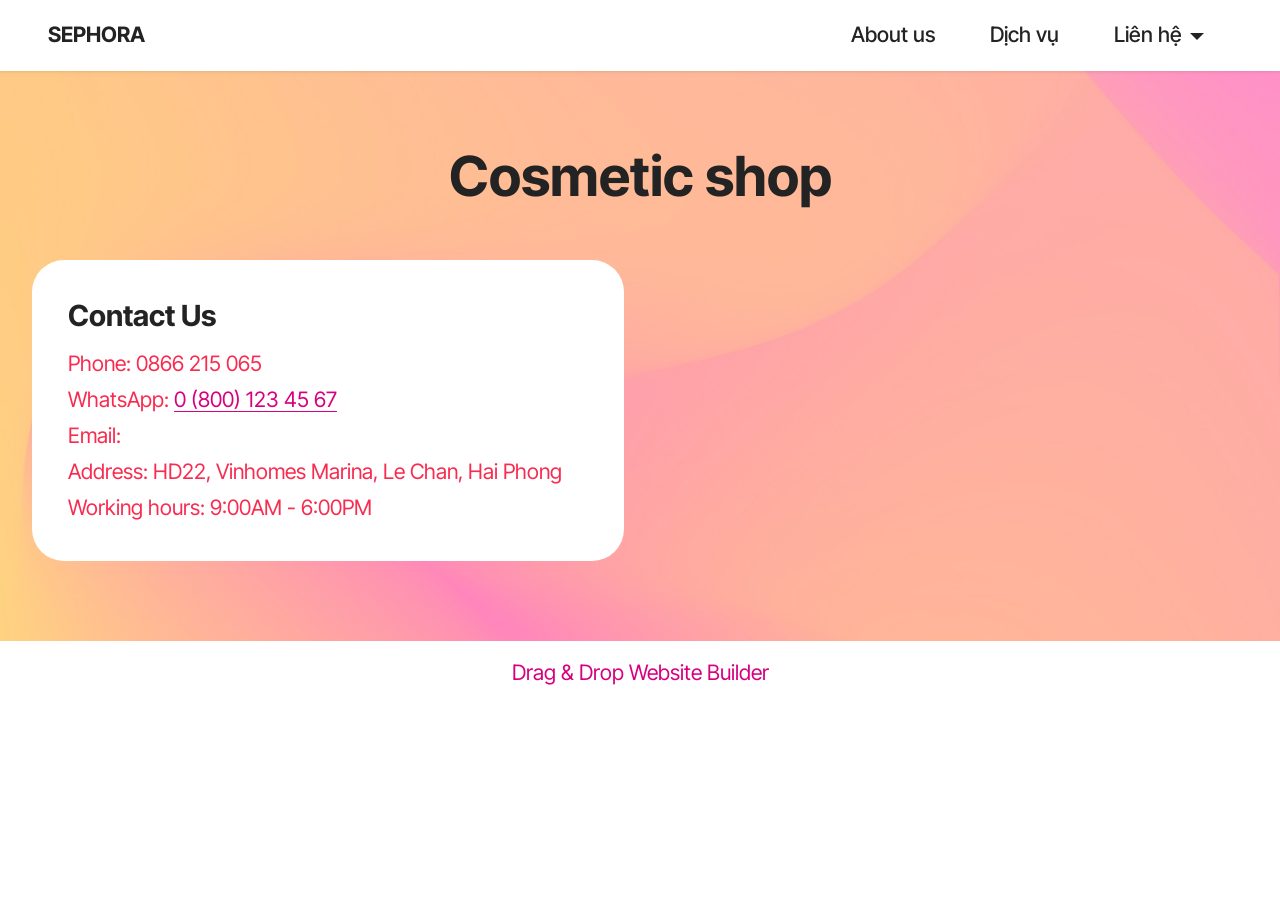
<file: page1.html>
<!DOCTYPE html>
<html  >
<head>
  <!-- Site made with Mobirise Website Builder v6.1.10, https://mobirise.com -->
  <meta charset="UTF-8">
  <meta http-equiv="X-UA-Compatible" content="IE=edge">
  <meta name="generator" content="Mobirise v6.1.10, mobirise.com">
  <meta name="viewport" content="width=device-width, initial-scale=1, minimum-scale=1">
  <link rel="shortcut icon" href="assets/images/anhdep-72x105.jpeg" type="image/x-icon">
  <meta name="description" content="">
  
  
  <title>Page 1</title>
  <link rel="stylesheet" href="assets/bootstrap/css/bootstrap.min.css">
  <link rel="stylesheet" href="assets/parallax/jarallax.css">
  <link rel="stylesheet" href="assets/animatecss/animate.css">
  <link rel="stylesheet" href="assets/dropdown/css/style.css">
  <link rel="stylesheet" href="assets/socicon/css/styles.css">
  <link rel="stylesheet" href="assets/theme/css/style.css">
  <link rel="preload" href="https://fonts.googleapis.com/css?family=Inter+Tight:100,200,300,400,500,600,700,800,900,100i,200i,300i,400i,500i,600i,700i,800i,900i&display=swap" as="style" onload="this.onload=null;this.rel='stylesheet'">
  <noscript><link rel="stylesheet" href="https://fonts.googleapis.com/css?family=Inter+Tight:100,200,300,400,500,600,700,800,900,100i,200i,300i,400i,500i,600i,700i,800i,900i&display=swap"></noscript>
  <link rel="preload" as="style" href="assets/mobirise/css/mbr-additional.css?v=eNdWdr"><link rel="stylesheet" href="assets/mobirise/css/mbr-additional.css?v=eNdWdr" type="text/css">

  
  
  
</head>
<body>
  
  <section data-bs-version="5.1" class="menu menu1 cid-vb8xDtOElN" once="menu" id="menu1-1m">
    

    <nav class="navbar navbar-dropdown navbar-fixed-top navbar-expand-lg">
        <div class="container">
            <div class="navbar-brand">
                
                <span class="navbar-caption-wrap"><a class="navbar-caption text-black display-7" href="https://mobiri.se">SEPHORA</a></span>
            </div>
            <button class="navbar-toggler" type="button" data-toggle="collapse" data-bs-toggle="collapse" data-target="#navbarSupportedContent" data-bs-target="#navbarSupportedContent" aria-controls="navbarNavAltMarkup" aria-expanded="false" aria-label="Toggle navigation">
                <div class="hamburger">
                    <span></span>
                    <span></span>
                    <span></span>
                    <span></span>
                </div>
            </button>
            <div class="collapse navbar-collapse" id="navbarSupportedContent">
                <ul class="navbar-nav nav-dropdown nav-right" data-app-modern-menu="true"><li class="nav-item"><a class="nav-link link text-black display-4" href="https://mobiri.se">
                            About us</a></li>
                    <li class="nav-item"><a class="nav-link link text-black display-4" href="https://mobiri.se">Dịch vụ</a></li>
                    <li class="nav-item dropdown"><a class="nav-link link text-black dropdown-toggle display-4" href="https://mobiri.se" data-toggle="dropdown-submenu" data-bs-toggle="dropdown" data-bs-auto-close="outside" aria-expanded="false">Liên hệ</a><div class="dropdown-menu" aria-labelledby="dropdown-120"><a class="text-black dropdown-item display-4" href="https://mobiri.se">face<br></a><a class="text-black show dropdown-item display-4" href="https://mobiri.se">sđt</a></div>
                    </li></ul>
                
                
            </div>
        </div>
    </nav>
</section>

<section data-bs-version="5.1" class="contacts02 map1 cid-vb7p7isWE0 mbr-parallax-background" id="contacts02-1i">

    

    <div class="mbr-overlay" style="opacity: 0.5; background-color: rgb(255, 255, 255);"></div>
    <div class="container">
        <div class="row justify-content-center">
            <div class="col-12 content-head">
                <div class="mbr-section-head mb-5">
                    <h3 class="mbr-section-title mbr-fonts-style align-center mb-0 display-2"><strong>Cosmetic shop</strong></h3>
                    <h4 class="mbr-section-subtitle mbr-fonts-style align-center mb-0 mt-4 display-5"></h4>
                </div>
            </div>
        </div>
        <div class="row justify-content-center">
            <div class="card col-12 col-md-12 col-lg-6">
                <div class="card-wrapper">
                    <div class="text-wrapper">
                        <h5 class="cardTitle mbr-fonts-style mb-2 display-5">
                            <strong>Contact Us</strong>
                        </h5>
                        <ul class="list mbr-fonts-style display-7">
                            <li class="mbr-text item-wrap">Phone: 0866 215 065</li>
                            <li class="mbr-text item-wrap">WhatsApp: <a href="tel:+12345678910" class="text-primary">0 (800) 123
                                    45 67</a></li>
                            <li class="mbr-text item-wrap">Email:&nbsp;</li>
                            <li class="mbr-text item-wrap">Address: HD22, Vinhomes Marina, Le Chan, Hai Phong&nbsp;</li>
                            <li class="mbr-text item-wrap">Working hours: 9:00AM - 6:00PM</li>
                        </ul>
                    </div>
                </div>
            </div>
            <div class="map-wrapper col-md-12 col-lg-6">
                <div class="google-map"><iframe frameborder="0" style="border:0" src="https://www.google.com/maps/embed?pb=!1m18!1m12!1m3!1d3729.1352726330054!2d106.6796181759654!3d20.832709894676525!2m3!1f0!2f0!3f0!3m2!1i1024!2i768!4f13.1!3m3!1m2!1s0x314a7115f37d12fb%3A0xad7a0c64ee9d474c!2sAEON%20MALL%20H%E1%BA%A3i%20Ph%C3%B2ng%20L%C3%AA%20Ch%C3%A2n!5e0!3m2!1svi!2s!4v1707830000000!5m2!1svi!2s" allowfullscreen=""></iframe></div>
            </div>
        </div>
    </div>
</section><section class="display-7" style="padding: 0;align-items: center;justify-content: center;flex-wrap: wrap;    align-content: center;display: flex;position: relative;height: 4rem;"><a href="https://mobiri.se/" style="flex: 1 1;height: 4rem;position: absolute;width: 100%;z-index: 1;"><img alt="" style="height: 4rem;" src="[data-uri]"></a><p style="margin: 0;text-align: center;" class="display-7">&#8204;</p><a style="z-index:1" href="https://mobirise.com/drag-drop-website-builder.html">Drag & Drop Website Builder</a></section><script src="assets/bootstrap/js/bootstrap.bundle.min.js"></script>  <script src="assets/parallax/jarallax.js"></script>  <script src="assets/smoothscroll/smooth-scroll.js"></script>  <script src="assets/ytplayer/index.js"></script>  <script src="assets/dropdown/js/navbar-dropdown.js"></script>  <script src="assets/theme/js/script.js"></script>  
  
  
 <div id="scrollToTop" class="scrollToTop mbr-arrow-up"><a style="text-align: center;"><i class="mbr-arrow-up-icon mbr-arrow-up-icon-cm cm-icon cm-icon-smallarrow-up"></i></a></div>
    <input name="animation" type="hidden">
  </body>
</html>
</file>
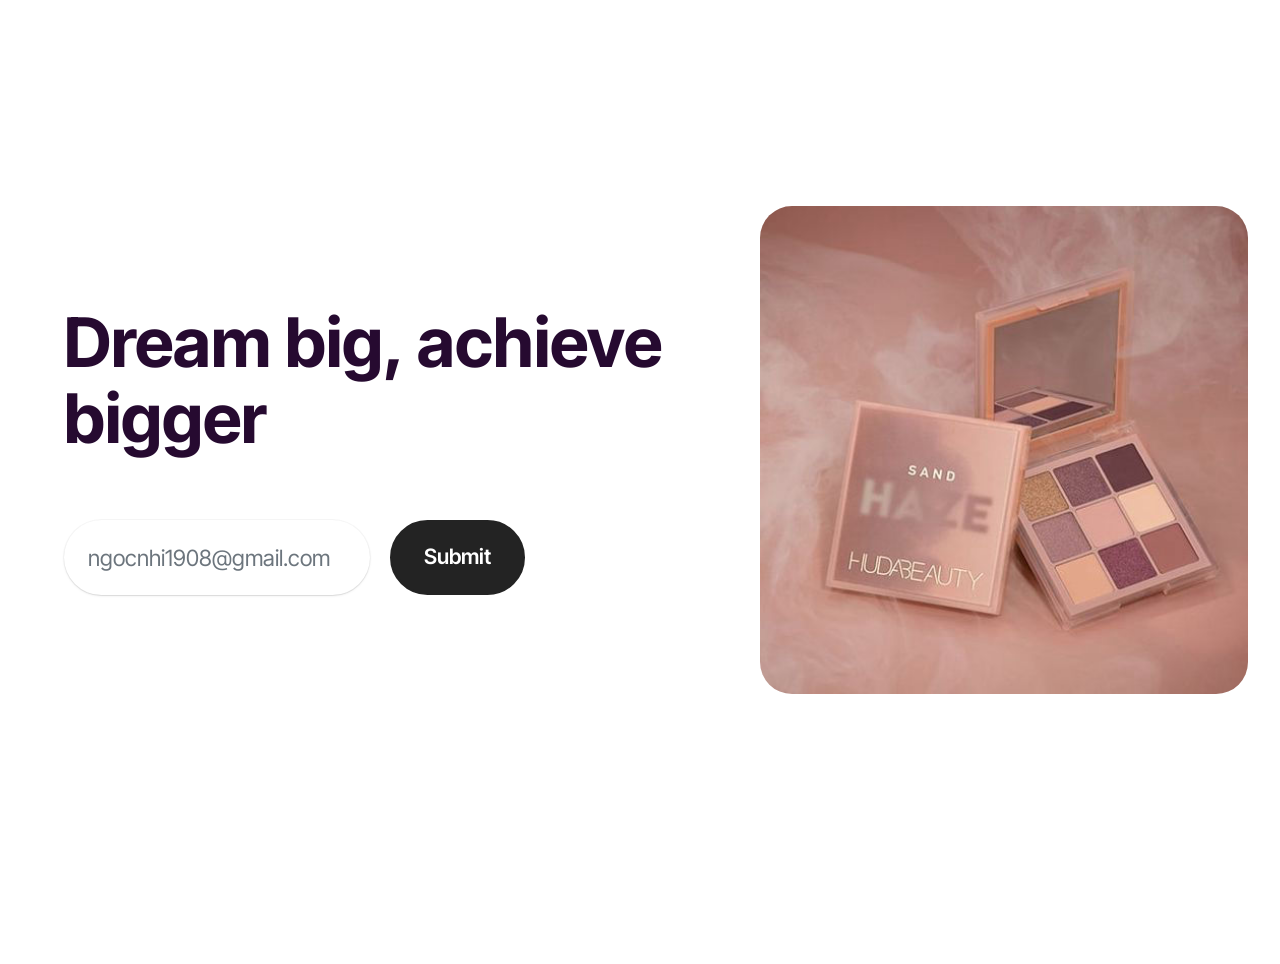
<file: page2.html>
<!DOCTYPE html>
<html  >
<head>
  <!-- Site made with Mobirise Website Builder v6.1.10, https://mobirise.com -->
  <meta charset="UTF-8">
  <meta http-equiv="X-UA-Compatible" content="IE=edge">
  <meta name="generator" content="Mobirise v6.1.10, mobirise.com">
  <meta name="viewport" content="width=device-width, initial-scale=1, minimum-scale=1">
  <link rel="shortcut icon" href="assets/images/anhdep-72x105.jpeg" type="image/x-icon">
  <meta name="description" content="">
  
  
  <title>Page 2</title>
  <link rel="stylesheet" href="assets/bootstrap/css/bootstrap.min.css">
  <link rel="stylesheet" href="assets/animatecss/animate.css">
  <link rel="stylesheet" href="assets/theme/css/style.css">
  <link rel="preload" href="https://fonts.googleapis.com/css?family=Inter+Tight:100,200,300,400,500,600,700,800,900,100i,200i,300i,400i,500i,600i,700i,800i,900i&display=swap" as="style" onload="this.onload=null;this.rel='stylesheet'">
  <noscript><link rel="stylesheet" href="https://fonts.googleapis.com/css?family=Inter+Tight:100,200,300,400,500,600,700,800,900,100i,200i,300i,400i,500i,600i,700i,800i,900i&display=swap"></noscript>
  <link rel="preload" as="style" href="assets/mobirise/css/mbr-additional.css?v=xQ5wCa"><link rel="stylesheet" href="assets/mobirise/css/mbr-additional.css?v=xQ5wCa" type="text/css">

  
  
  
</head>
<body>
  
  <section data-bs-version="5.1" class="header8 cid-vb8y6s4IT7 mbr-fullscreen" id="header08-1n">
	

	

	<div class="container">
		<div class="row content-wrapper justify-content-center">
			<div class="col-lg-7 mbr-form">
				<div class="text-wrapper align-left">
					<form action="https://mobirise.eu/" method="POST" class="mbr-form form-with-styler" data-verified="">
						<div class="dragArea row">
							<div class="col-lg-12 col-md-12 col-sm-12">
								<h1 class="mbr-section-title mbr-fonts-style mb-4 display-1">
									<strong>Dream big, achieve bigger</strong>
								</h1>
							</div>
							<div class="col-lg-12 col-md-12 col-sm-12">
								<p class="mbr-text mbr-fonts-style mb-4 display-7"></p>
							</div>
							<div data-for="email" class="col-lg-6 col-md-6 col-sm-12">
								<input type="email" name="email" placeholder="ngocnhi1908@gmail.com" data-form-field="email" class="form-control display-7" value="" id="email-header08-1n">
							</div>
							<div class="col-auto mbr-section-btn"><button type="submit" class="w-100 btn btn-black display-7">Submit</button></div>
							<div class="row">
								
								<div hidden="hidden" data-form-alert-danger="" class="alert alert-danger col-12">
									Oops...! some problem!
								</div>
							</div>
						</div>
					</form>
				</div>
			</div>
			<div class="col-lg-5 col-12">
				<div class="image-wrapper">
					<img class="w-100" src="assets/images/sand-haze-1bcd0a41b50645d7a9944e2a5eb44f7e-large-480x480.jpg" alt="Mobirise Website Builder">
				</div>
			</div>
		</div>
	</div>
</section><section class="display-7" style="padding: 0;align-items: center;justify-content: center;flex-wrap: wrap;    align-content: center;display: flex;position: relative;height: 4rem;"><a href="https://mobiri.se/" style="flex: 1 1;height: 4rem;position: absolute;width: 100%;z-index: 1;"><img alt="" style="height: 4rem;" src="[data-uri]"></a><p style="margin: 0;text-align: center;" class="display-7">&#8204;</p><a style="z-index:1" href="https://mobirise.com/builder/ai-website-generator.html">AI Website Generator</a></section><script src="assets/bootstrap/js/bootstrap.bundle.min.js"></script>  <script src="assets/smoothscroll/smooth-scroll.js"></script>  <script src="assets/ytplayer/index.js"></script>  <script src="assets/theme/js/script.js"></script>  
  
  
 <div id="scrollToTop" class="scrollToTop mbr-arrow-up"><a style="text-align: center;"><i class="mbr-arrow-up-icon mbr-arrow-up-icon-cm cm-icon cm-icon-smallarrow-up"></i></a></div>
    <input name="animation" type="hidden">
  </body>
</html>
</file>
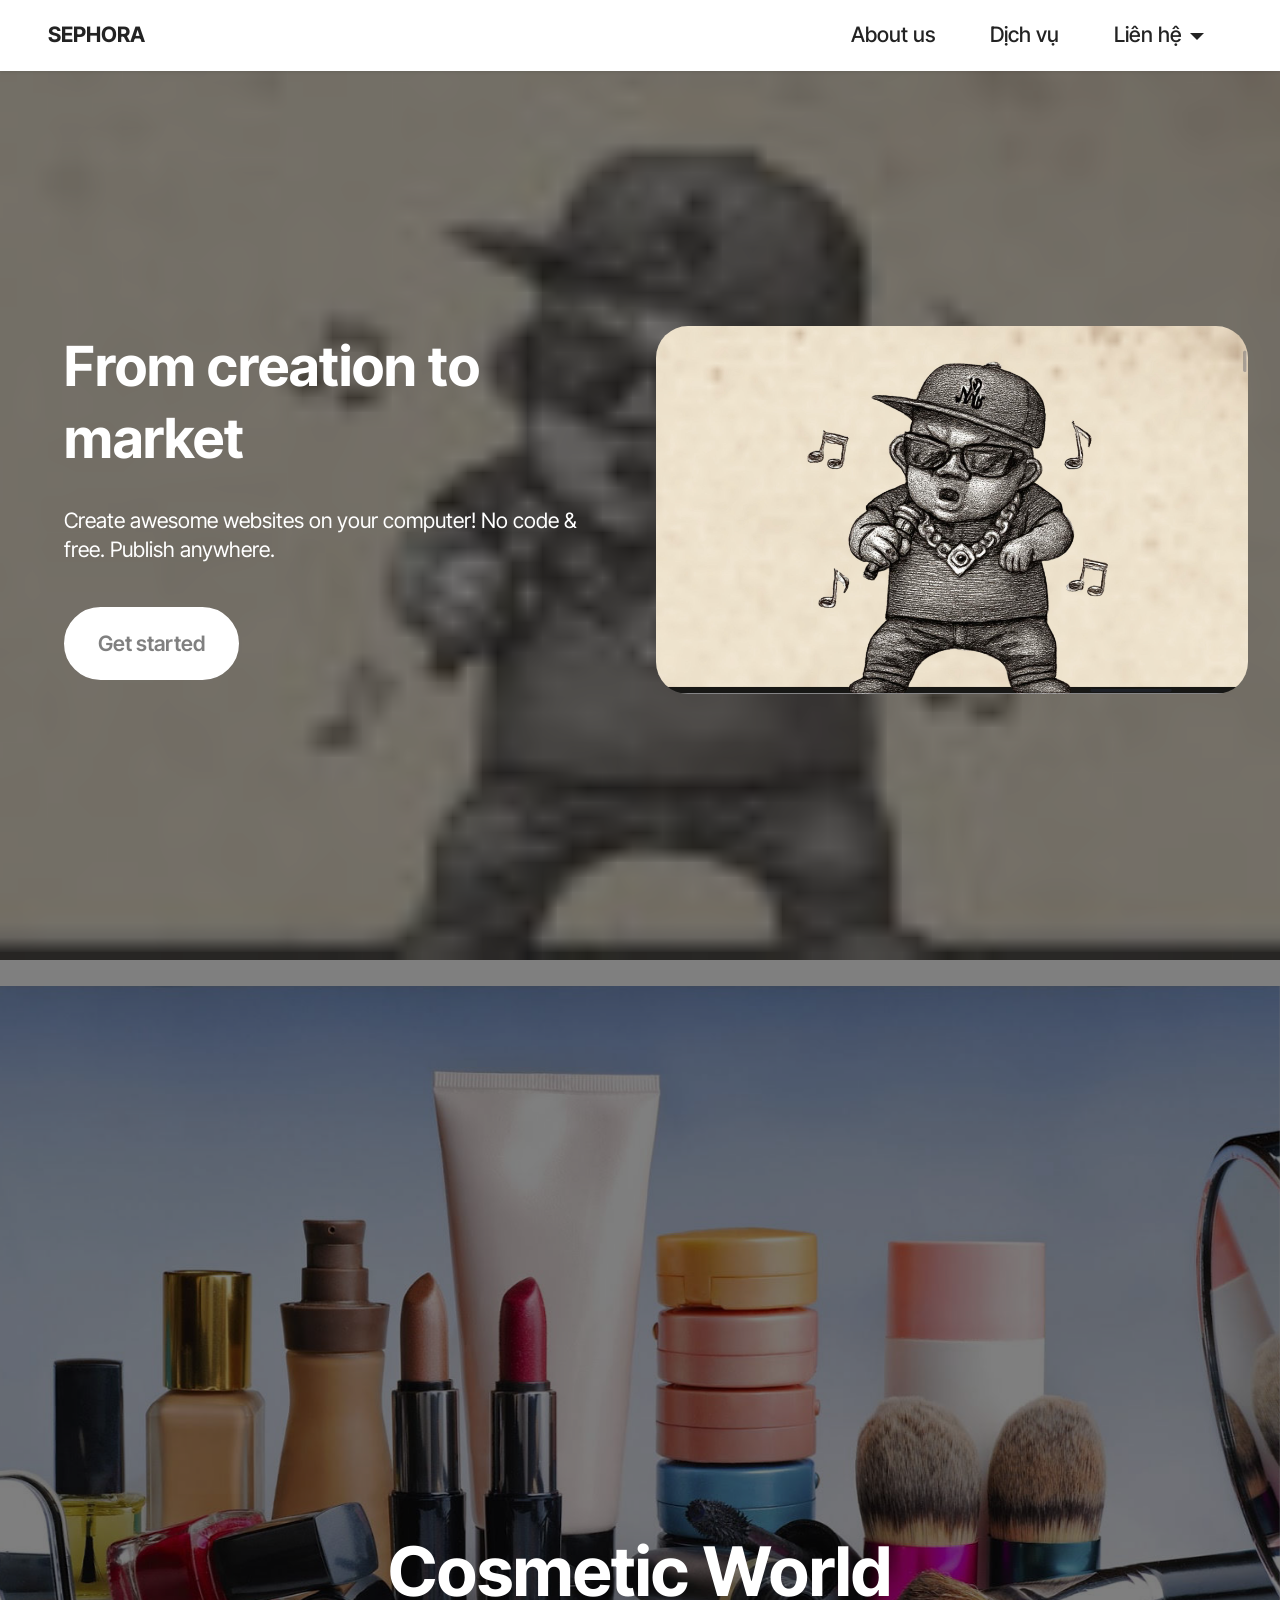
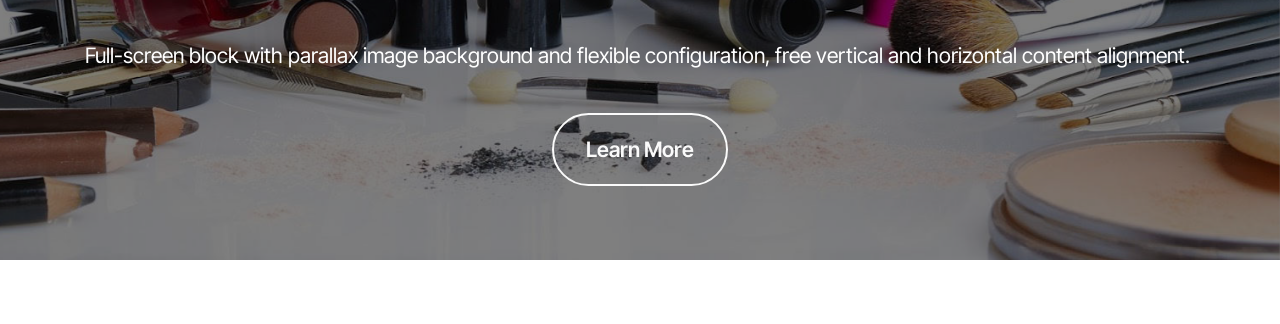
<file: page3.html>
<!DOCTYPE html>
<html  >
<head>
  <!-- Site made with Mobirise Website Builder v6.1.10, https://mobirise.com -->
  <meta charset="UTF-8">
  <meta http-equiv="X-UA-Compatible" content="IE=edge">
  <meta name="generator" content="Mobirise v6.1.10, mobirise.com">
  <meta name="viewport" content="width=device-width, initial-scale=1, minimum-scale=1">
  <link rel="shortcut icon" href="assets/images/anhdep-72x105.jpeg" type="image/x-icon">
  <meta name="description" content="">
  
  
  <title>Page 3</title>
  <link rel="stylesheet" href="assets/bootstrap/css/bootstrap.min.css">
  <link rel="stylesheet" href="assets/parallax/jarallax.css">
  <link rel="stylesheet" href="assets/animatecss/animate.css">
  <link rel="stylesheet" href="assets/dropdown/css/style.css">
  <link rel="stylesheet" href="assets/socicon/css/styles.css">
  <link rel="stylesheet" href="assets/theme/css/style.css">
  <link rel="preload" href="https://fonts.googleapis.com/css?family=Inter+Tight:100,200,300,400,500,600,700,800,900,100i,200i,300i,400i,500i,600i,700i,800i,900i&display=swap" as="style" onload="this.onload=null;this.rel='stylesheet'">
  <noscript><link rel="stylesheet" href="https://fonts.googleapis.com/css?family=Inter+Tight:100,200,300,400,500,600,700,800,900,100i,200i,300i,400i,500i,600i,700i,800i,900i&display=swap"></noscript>
  <link rel="preload" as="style" href="assets/mobirise/css/mbr-additional.css?v=lbACBw"><link rel="stylesheet" href="assets/mobirise/css/mbr-additional.css?v=lbACBw" type="text/css">

  
  
  
</head>
<body>
  
  <section data-bs-version="5.1" class="menu menu1 cid-vb8AZuPmIP" once="menu" id="menu1-1q">
    

    <nav class="navbar navbar-dropdown navbar-fixed-top navbar-expand-lg">
        <div class="container">
            <div class="navbar-brand">
                
                <span class="navbar-caption-wrap"><a class="navbar-caption text-black display-7" href="https://mobiri.se">SEPHORA</a></span>
            </div>
            <button class="navbar-toggler" type="button" data-toggle="collapse" data-bs-toggle="collapse" data-target="#navbarSupportedContent" data-bs-target="#navbarSupportedContent" aria-controls="navbarNavAltMarkup" aria-expanded="false" aria-label="Toggle navigation">
                <div class="hamburger">
                    <span></span>
                    <span></span>
                    <span></span>
                    <span></span>
                </div>
            </button>
            <div class="collapse navbar-collapse" id="navbarSupportedContent">
                <ul class="navbar-nav nav-dropdown nav-right" data-app-modern-menu="true"><li class="nav-item"><a class="nav-link link text-black display-4" href="https://mobiri.se">
                            About us</a></li>
                    <li class="nav-item"><a class="nav-link link text-black display-4" href="https://mobiri.se">Dịch vụ</a></li>
                    <li class="nav-item dropdown"><a class="nav-link link text-black dropdown-toggle display-4" href="https://mobiri.se" data-toggle="dropdown-submenu" data-bs-toggle="dropdown" data-bs-auto-close="outside" aria-expanded="false">Liên hệ</a><div class="dropdown-menu" aria-labelledby="dropdown-120"><a class="text-black dropdown-item display-4" href="https://mobiri.se">face<br></a><a class="text-black show dropdown-item display-4" href="https://mobiri.se">sđt</a></div>
                    </li></ul>
                
                
            </div>
        </div>
    </nav>
</section>

<section data-bs-version="5.1" class="header1 cid-vb8AB7Jxy1 mbr-fullscreen" id="header01-1p">
	

	
	<div class="mbr-overlay" style="opacity: 0.6; background-color: rgb(35, 35, 35);"></div>

	<div class="container-fluid">
		<div class="row justify-content-center">
			<div class="col-12 col-md-12 col-lg-6 image-wrapper">
				<a href="https://sblaw.vn/wp-content/uploads/2017/07/Importing-cosmetics-to-Vietnam-sblaw.jpg"><img class="w-100" src="assets/images/img-854-2235x1389.jpg" alt=""></a>
			</div>
			<div class="col-12 col-lg col-md-12">
				<div class="text-wrapper align-left">
					<h1 class="mbr-section-title mbr-fonts-style mb-4 display-2">
						<strong>From creation to market</strong>
					</h1>
					<p class="mbr-text mbr-fonts-style mb-4 display-7">
						Create awesome websites on your computer! No code &amp; free. Publish anywhere.
					</p>
					<div class="mbr-section-btn mt-3"><a class="btn btn-danger display-7" href="https://mobiri.se">Get started</a></div>
				</div>
			</div>
		</div>
	</div>
</section>

<section data-bs-version="5.1" class="header16 cid-vb8Ea784l0 mbr-fullscreen mbr-parallax-background" id="header17-1r">
  
  <div class="mbr-overlay" style="opacity: 0.5; background-color: rgb(0, 0, 0);"></div>
  <div class="container-fluid">
    <div class="row">
      <div class="content-wrap col-12 col-md-12">
        <h1 class="mbr-section-title mbr-fonts-style mbr-white mb-4 display-1">
          <strong><br>Cosmetic World</strong></h1>
        
        <p class="mbr-fonts-style mbr-text mbr-white mb-4 display-7">Full-screen block with parallax image background and flexible
          configuration, free vertical and horizontal
          content alignment.&nbsp;</p>
        <div class="mbr-section-btn"><a class="btn btn-white-outline display-7" href="https://mobiri.se">Learn More</a></div>
      </div>
    </div>
  </div>
</section><section class="display-7" style="padding: 0;align-items: center;justify-content: center;flex-wrap: wrap;    align-content: center;display: flex;position: relative;height: 4rem;"><a href="https://mobiri.se/" style="flex: 1 1;height: 4rem;position: absolute;width: 100%;z-index: 1;"><img alt="" style="height: 4rem;" src="[data-uri]"></a><p style="margin: 0;text-align: center;" class="display-7">&#8204;</p><a style="z-index:1" href="https://mobirise.com/html-builder.html">HTML Website Maker</a></section><script src="assets/bootstrap/js/bootstrap.bundle.min.js"></script>  <script src="assets/parallax/jarallax.js"></script>  <script src="assets/smoothscroll/smooth-scroll.js"></script>  <script src="assets/ytplayer/index.js"></script>  <script src="assets/dropdown/js/navbar-dropdown.js"></script>  <script src="assets/theme/js/script.js"></script>  
  
  
 <div id="scrollToTop" class="scrollToTop mbr-arrow-up"><a style="text-align: center;"><i class="mbr-arrow-up-icon mbr-arrow-up-icon-cm cm-icon cm-icon-smallarrow-up"></i></a></div>
    <input name="animation" type="hidden">
  </body>
</html>
</file>
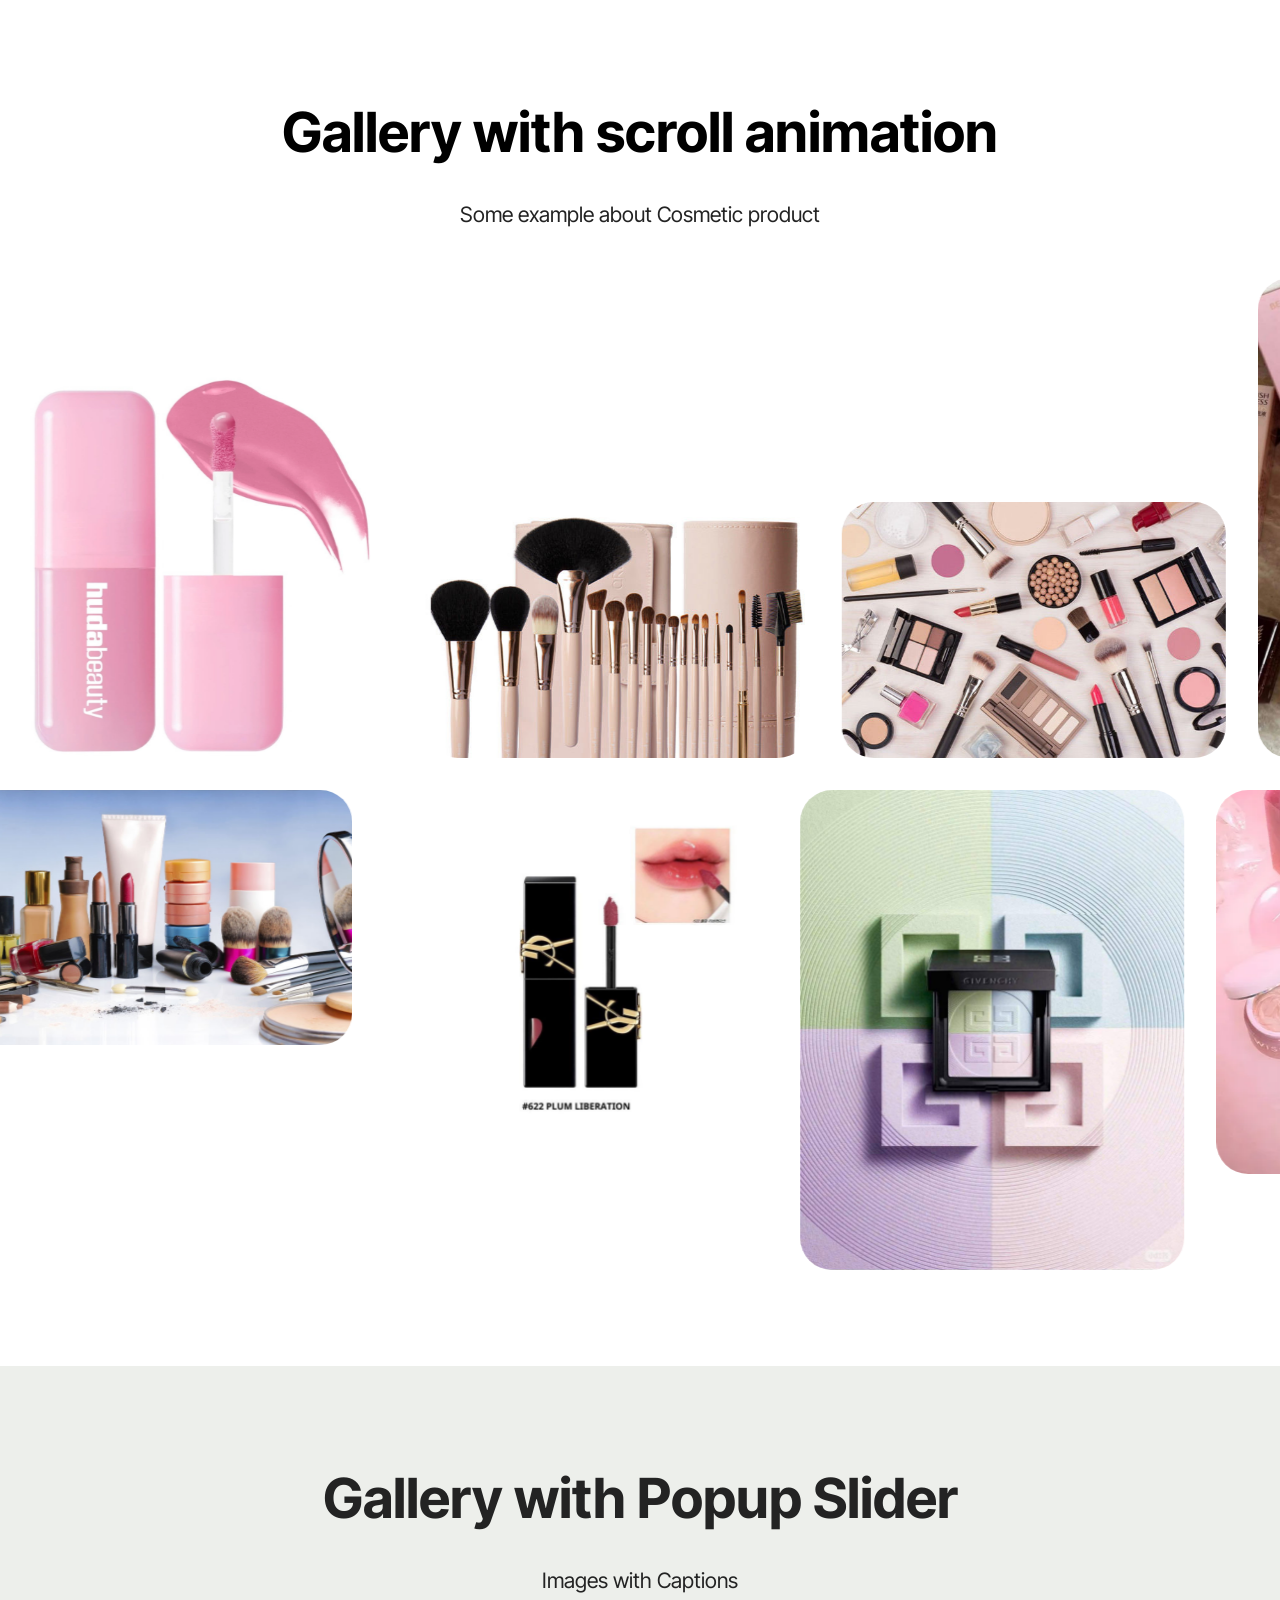
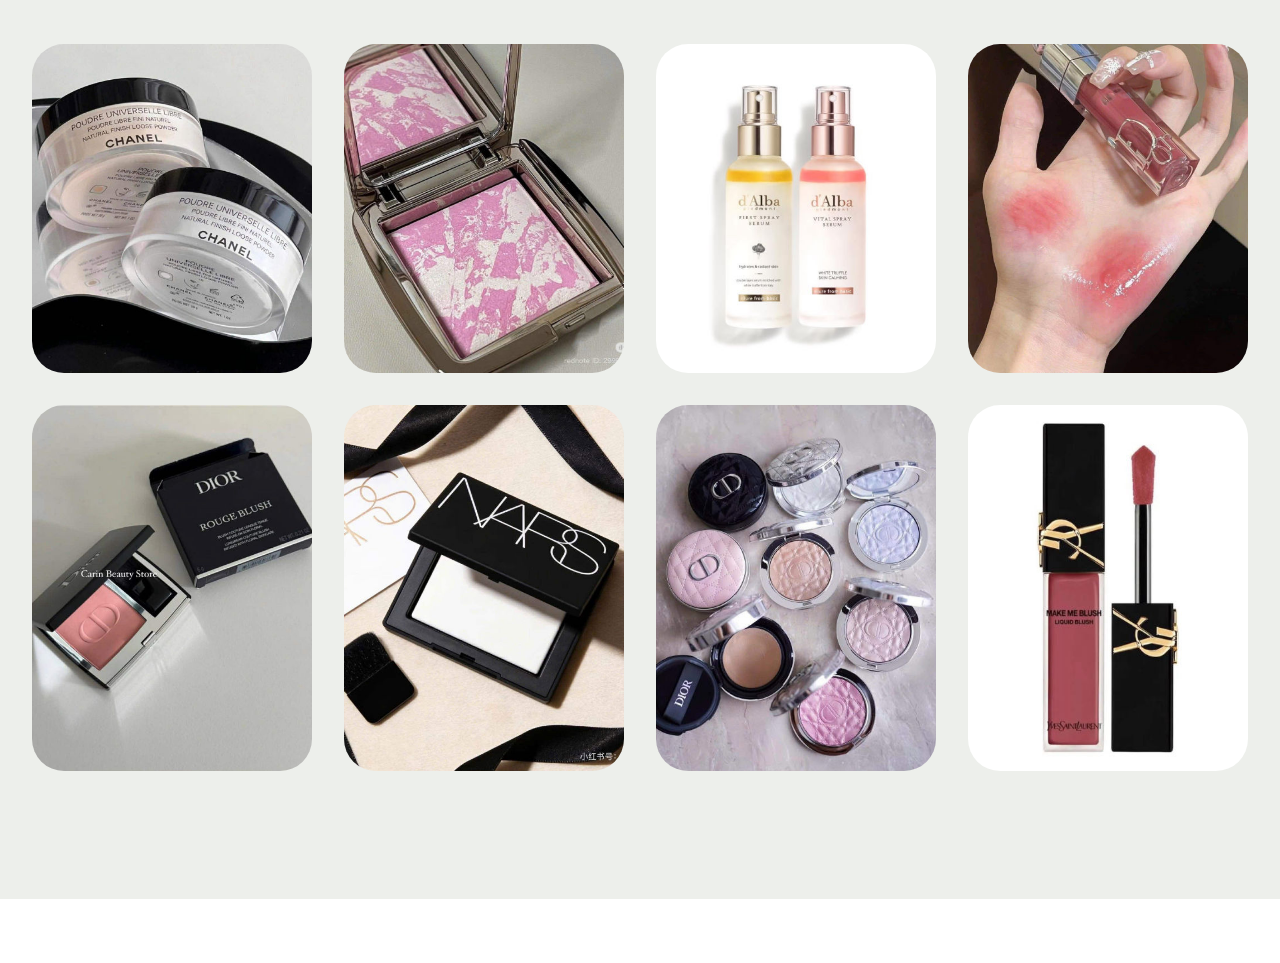
<file: page4.html>
<!DOCTYPE html>
<html  >
<head>
  <!-- Site made with Mobirise Website Builder v6.1.10, https://mobirise.com -->
  <meta charset="UTF-8">
  <meta http-equiv="X-UA-Compatible" content="IE=edge">
  <meta name="generator" content="Mobirise v6.1.10, mobirise.com">
  <meta name="viewport" content="width=device-width, initial-scale=1, minimum-scale=1">
  <link rel="shortcut icon" href="assets/images/anhdep-72x105.jpeg" type="image/x-icon">
  <meta name="description" content="">
  
  
  <title>Page 4</title>
  <link rel="stylesheet" href="assets/web/assets/mobirise-icons2/mobirise2.css">
  <link rel="stylesheet" href="assets/bootstrap/css/bootstrap.min.css">
  <link rel="stylesheet" href="assets/animatecss/animate.css">
  <link rel="stylesheet" href="assets/theme/css/style.css">
  <link rel="preload" href="https://fonts.googleapis.com/css?family=Inter+Tight:100,200,300,400,500,600,700,800,900,100i,200i,300i,400i,500i,600i,700i,800i,900i&display=swap" as="style" onload="this.onload=null;this.rel='stylesheet'">
  <noscript><link rel="stylesheet" href="https://fonts.googleapis.com/css?family=Inter+Tight:100,200,300,400,500,600,700,800,900,100i,200i,300i,400i,500i,600i,700i,800i,900i&display=swap"></noscript>
  <link rel="preload" as="style" href="assets/mobirise/css/mbr-additional.css?v=Qhk1AA"><link rel="stylesheet" href="assets/mobirise/css/mbr-additional.css?v=Qhk1AA" type="text/css">

  
  
  
</head>
<body>
  
  <section data-bs-version="5.1" class="gallery4 cid-vbb6GIaNvk" id="gallery04-1s">
  
  
  <div class="container-fluid gallery-wrapper">
    <div class="row justify-content-center">
      <div class="col-12 content-head">
        <div class="mbr-section-head mb-5">
          <h4 class="mbr-section-title mbr-fonts-style align-center mb-0 display-2">
            <strong>Gallery with scroll animation</strong>
          </h4>
          <h5 class="mbr-section-subtitle mbr-fonts-style align-center mb-0 mt-4 display-7">
            Some example about Cosmetic product</h5>
        </div>
      </div>
    </div>
    <div class="grid-container">
      <div class="grid-container-1" style="transform: translate3d(-200px, 0px, 0px);">
        <div class="grid-item">
          <img src="assets/images/huda-beauty-blush-filter-liquid-blush-ube-cream.webp" alt="Mobirise Website Builder">
        </div>
        <div class="grid-item">
          <img src="assets/images/bo-co-trang-diem-600x400.jpg" alt="Mobirise Website Builder">
        </div>
        <div class="grid-item">
          <img src="assets/images/dung-cu-makeup-chuyen-nghiep-600x400.jpg" alt="Mobirise Website Builder">
        </div>
        <div class="grid-item">
          <img src="assets/images/6a933924-4ea8-4ff5-813e-0af9b19f2013-774x968.jpg" alt="Mobirise Website Builder">
        </div>
      </div>
      <div class="grid-container-2" style="transform: translate3d(-70px, 0px, 0px);">
        <div class="grid-item">
          <img src="assets/images/huda-beauty-rose-quartz-collecti-jpg-1647658914.webp" alt="Mobirise Website Builder">
        </div>
        <div class="grid-item">
          <img src="assets/images/importing-cosmetics-to-vietnam-sblaw-907x602.jpg" alt="Mobirise Website Builder">
        </div>
        <div class="grid-item">
          <img src="assets/images/0b4145e8-0a64-4f2f-b231-a4fea579dd33-774x774.jpg" alt="Mobirise Website Builder">
        </div>
        <div class="grid-item">
          <img src="assets/images/20b95b9d-6da2-4405-ba2b-266910e00180-774x968.jpg" alt="Mobirise Website Builder">
        </div>
      </div>
    </div>
  </div>
</section>

<section data-bs-version="5.1" class="gallery1 mbr-gallery cid-vbb6HtFFGG" id="gallery01-1t">
    
    

    <div class="container-fluid">
        <div class="row justify-content-center">
            <div class="col-12 content-head">
                <div class="mb-5">
                    <h3 class="mbr-section-title mbr-fonts-style align-center m-0 display-2"><strong>Gallery with Popup Slider</strong></h3>
                    <h4 class="mbr-section-subtitle mbr-fonts-style align-center mb-0 mt-4 display-7">Images with Captions</h4>
                </div>
            </div>
        </div>
        
        <div class="row mbr-gallery">
            <div class="col-12 col-md-6 col-lg-3 item gallery-image">
                <div class="item-wrapper mb-3" data-toggle="modal" data-bs-toggle="modal" data-target="#veF4v6vRgj-modal" data-bs-target="#veF4v6vRgj-modal">
                    <img class="w-100" src="assets/images/9efec962-8692-484d-879a-0670a21d9e9b-524x551.jpg" alt="Mobirise Website Builder" data-slide-to="0" data-bs-slide-to="0" data-target="#lb-veF4v6vRgj" data-bs-target="#lb-veF4v6vRgj">
                    <div class="icon-wrapper">
                        <span class="mobi-mbri mobi-mbri-search mbr-iconfont mbr-iconfont-btn"></span>
                    </div>
                </div>
                
            </div>
            <div class="col-12 col-md-6 col-lg-3 item gallery-image">
                <div class="item-wrapper mb-3" data-toggle="modal" data-bs-toggle="modal" data-target="#veF4v6vRgj-modal" data-bs-target="#veF4v6vRgj-modal">
                    <img class="w-100" src="assets/images/05293bf0-c0f2-4d70-86b3-83c2f4e932f5-524x524.jpg" alt="Mobirise Website Builder" data-slide-to="1" data-bs-slide-to="1" data-target="#lb-veF4v6vRgj" data-bs-target="#lb-veF4v6vRgj">
                    <div class="icon-wrapper">
                        <span class="mobi-mbri mobi-mbri-search mbr-iconfont mbr-iconfont-btn"></span>
                    </div>
                </div>
                
            </div>
            <div class="col-12 col-md-6 col-lg-3 item gallery-image">
                <div class="item-wrapper mb-3" data-toggle="modal" data-bs-toggle="modal" data-target="#veF4v6vRgj-modal" data-bs-target="#veF4v6vRgj-modal">
                    <img class="w-100" src="assets/images/5518eed7-75df-4854-be45-b7e70ba00867-524x524.jpg" alt="Mobirise Website Builder" data-slide-to="2" data-bs-slide-to="2" data-target="#lb-veF4v6vRgj" data-bs-target="#lb-veF4v6vRgj">
                    <div class="icon-wrapper">
                        <span class="mobi-mbri mobi-mbri-search mbr-iconfont mbr-iconfont-btn"></span>
                    </div>
                </div>
                
            </div>
            <div class="col-12 col-md-6 col-lg-3 item gallery-image">
                <div class="item-wrapper mb-3" data-toggle="modal" data-bs-toggle="modal" data-target="#veF4v6vRgj-modal" data-bs-target="#veF4v6vRgj-modal">
                    <img class="w-100" src="assets/images/8133e085-0bf5-4d82-b291-49929db96690-524x586.jpg" alt="Mobirise Website Builder" data-slide-to="3" data-bs-slide-to="3" data-target="#lb-veF4v6vRgj" data-bs-target="#lb-veF4v6vRgj">
                    <div class="icon-wrapper">
                        <span class="mobi-mbri mobi-mbri-search mbr-iconfont mbr-iconfont-btn"></span>
                    </div>
                </div>
                
            </div>
            <div class="col-12 col-md-6 col-lg-3 item gallery-image">
                <div class="item-wrapper mb-3" data-toggle="modal" data-bs-toggle="modal" data-target="#veF4v6vRgj-modal" data-bs-target="#veF4v6vRgj-modal">
                    <img class="w-100" src="assets/images/f0889c01-7ac5-48b7-a054-708d04c67631-524x623.jpg" alt="Mobirise Website Builder" data-slide-to="4" data-bs-slide-to="4" data-target="#lb-veF4v6vRgj" data-bs-target="#lb-veF4v6vRgj">
                    <div class="icon-wrapper">
                        <span class="mobi-mbri mobi-mbri-search mbr-iconfont mbr-iconfont-btn"></span>
                    </div>
                </div>
                
            </div>
            <div class="col-12 col-md-6 col-lg-3 item gallery-image">
                <div class="item-wrapper mb-3" data-toggle="modal" data-bs-toggle="modal" data-target="#veF4v6vRgj-modal" data-bs-target="#veF4v6vRgj-modal">
                    <img class="w-100" src="assets/images/d72a0f19-50c6-4b3a-bc0b-5b64bf9c678b-524x655.jpg" alt="Mobirise Website Builder" data-slide-to="5" data-bs-slide-to="5" data-target="#lb-veF4v6vRgj" data-bs-target="#lb-veF4v6vRgj">
                    <div class="icon-wrapper">
                        <span class="mobi-mbri mobi-mbri-search mbr-iconfont mbr-iconfont-btn"></span>
                    </div>
                </div>
                
            </div>
            <div class="col-12 col-md-6 col-lg-3 item gallery-image">
                <div class="item-wrapper mb-3" data-toggle="modal" data-bs-toggle="modal" data-target="#veF4v6vRgj-modal" data-bs-target="#veF4v6vRgj-modal">
                    <img class="w-100" src="assets/images/a6cb2133-bf89-4360-96d0-bb4d574180b5-524x551.jpg" alt="Mobirise Website Builder" data-slide-to="6" data-bs-slide-to="6" data-target="#lb-veF4v6vRgj" data-bs-target="#lb-veF4v6vRgj">
                    <div class="icon-wrapper">
                        <span class="mobi-mbri mobi-mbri-search mbr-iconfont mbr-iconfont-btn"></span>
                    </div>
                </div>
                
            </div>
            <div class="col-12 col-md-6 col-lg-3 item gallery-image">
                <div class="item-wrapper mb-3" data-toggle="modal" data-bs-toggle="modal" data-target="#veF4v6vRgj-modal" data-bs-target="#veF4v6vRgj-modal">
                    <img class="w-100" src="assets/images/550096b5-43f3-4cec-ba16-bd5447c6620c-524x524.jpg" alt="Mobirise Website Builder" data-slide-to="7" data-bs-slide-to="7" data-target="#lb-veF4v6vRgj" data-bs-target="#lb-veF4v6vRgj">
                    <div class="icon-wrapper">
                        <span class="mobi-mbri mobi-mbri-search mbr-iconfont mbr-iconfont-btn"></span>
                    </div>
                </div>
                
            </div>
        </div>

        <div class="modal mbr-slider" tabindex="-1" role="dialog" aria-hidden="true" id="veF4v6vRgj-modal">
            <div class="modal-dialog" role="document">
                <div class="modal-content">
                    <div class="modal-body">
                        <div class="carousel slide" data-pause="false" data-bs-pause="false" id="lb-veF4v6vRgj" data-interval="5000" data-bs-interval="5000">
                            <div class="carousel-inner">
                                <div class="carousel-item active">
                                    <img class="d-block w-100" src="assets/images/9efec962-8692-484d-879a-0670a21d9e9b-524x551.jpg" alt="Mobirise Website Builder">
                                </div>
                                <div class="carousel-item">
                                    <img class="d-block w-100" src="assets/images/05293bf0-c0f2-4d70-86b3-83c2f4e932f5-524x524.jpg" alt="Mobirise Website Builder">
                                </div>
                                <div class="carousel-item">
                                    <img class="d-block w-100" src="assets/images/5518eed7-75df-4854-be45-b7e70ba00867-524x524.jpg" alt="Mobirise Website Builder">
                                </div>
                                <div class="carousel-item">
                                    <img class="d-block w-100" src="assets/images/8133e085-0bf5-4d82-b291-49929db96690-524x586.jpg" alt="Mobirise Website Builder">
                                </div>
                                <div class="carousel-item">
                                    <img class="d-block w-100" src="assets/images/f0889c01-7ac5-48b7-a054-708d04c67631-524x623.jpg" alt="Mobirise Website Builder">
                                </div>
                                <div class="carousel-item">
                                    <img class="d-block w-100" src="assets/images/d72a0f19-50c6-4b3a-bc0b-5b64bf9c678b-524x655.jpg" alt="Mobirise Website Builder">
                                </div>
                                <div class="carousel-item">
                                    <img class="d-block w-100" src="assets/images/a6cb2133-bf89-4360-96d0-bb4d574180b5-524x551.jpg" alt="Mobirise Website Builder">
                                </div>
                                <div class="carousel-item">
                                    <img class="d-block w-100" src="assets/images/550096b5-43f3-4cec-ba16-bd5447c6620c-524x524.jpg" alt="Mobirise Website Builder">
                                </div>
                            </div>
                            <ol class="carousel-indicators">
                                <li data-slide-to="0" data-bs-slide-to="0" class="active" data-target="#lb-veF4v6vRgj" data-bs-target="#lb-veF4v6vRgj"></li>
                                <li data-slide-to="1" data-bs-slide-to="1" data-target="#lb-veF4v6vRgj" data-bs-target="#lb-veF4v6vRgj"></li>
                                <li data-slide-to="2" data-bs-slide-to="2" data-target="#lb-veF4v6vRgj" data-bs-target="#lb-veF4v6vRgj"></li>
                                <li data-slide-to="3" data-bs-slide-to="3" data-target="#lb-veF4v6vRgj" data-bs-target="#lb-veF4v6vRgj"></li>
                                <li data-slide-to="4" data-bs-slide-to="4" data-target="#lb-veF4v6vRgj" data-bs-target="#lb-veF4v6vRgj"></li>
                                <li data-slide-to="5" data-bs-slide-to="5" data-target="#lb-veF4v6vRgj" data-bs-target="#lb-veF4v6vRgj"></li>
                                <li data-slide-to="6" data-bs-slide-to="6" data-target="#lb-veF4v6vRgj" data-bs-target="#lb-veF4v6vRgj"></li>
                                <li data-slide-to="7" data-bs-slide-to="7" data-target="#lb-veF4v6vRgj" data-bs-target="#lb-veF4v6vRgj"></li>
                            </ol>
                            <a role="button" href="" class="close" data-dismiss="modal" data-bs-dismiss="modal" aria-label="Close">
                            </a>
                            <a class="carousel-control-prev carousel-control" role="button" data-slide="prev" data-bs-slide="prev" href="#lb-veF4v6vRgj">
                                <span class="mobi-mbri mobi-mbri-arrow-prev" aria-hidden="true"></span>
                                <span class="sr-only visually-hidden">Previous</span>
                            </a>
                            <a class="carousel-control-next carousel-control" role="button" data-slide="next" data-bs-slide="next" href="#lb-veF4v6vRgj">
                                <span class="mobi-mbri mobi-mbri-arrow-next" aria-hidden="true"></span>
                                <span class="sr-only visually-hidden">Next</span>
                            </a>
                        </div>
                    </div>
                </div>
            </div>
        </div>
    </div>
</section><section class="display-7" style="padding: 0;align-items: center;justify-content: center;flex-wrap: wrap;    align-content: center;display: flex;position: relative;height: 4rem;"><a href="https://mobiri.se/" style="flex: 1 1;height: 4rem;position: absolute;width: 100%;z-index: 1;"><img alt="" style="height: 4rem;" src="[data-uri]"></a><p style="margin: 0;text-align: center;" class="display-7">&#8204;</p><a style="z-index:1" href="https://mobirise.com/builder/ai-website-maker.html">AI Website Maker</a></section><script src="assets/bootstrap/js/bootstrap.bundle.min.js"></script>  <script src="assets/smoothscroll/smooth-scroll.js"></script>  <script src="assets/ytplayer/index.js"></script>  <script src="assets/scrollgallery/scroll-gallery.js"></script>  <script src="assets/theme/js/script.js"></script>  
  
  
 <div id="scrollToTop" class="scrollToTop mbr-arrow-up"><a style="text-align: center;"><i class="mbr-arrow-up-icon mbr-arrow-up-icon-cm cm-icon cm-icon-smallarrow-up"></i></a></div>
    <input name="animation" type="hidden">
  </body>
</html>
</file>
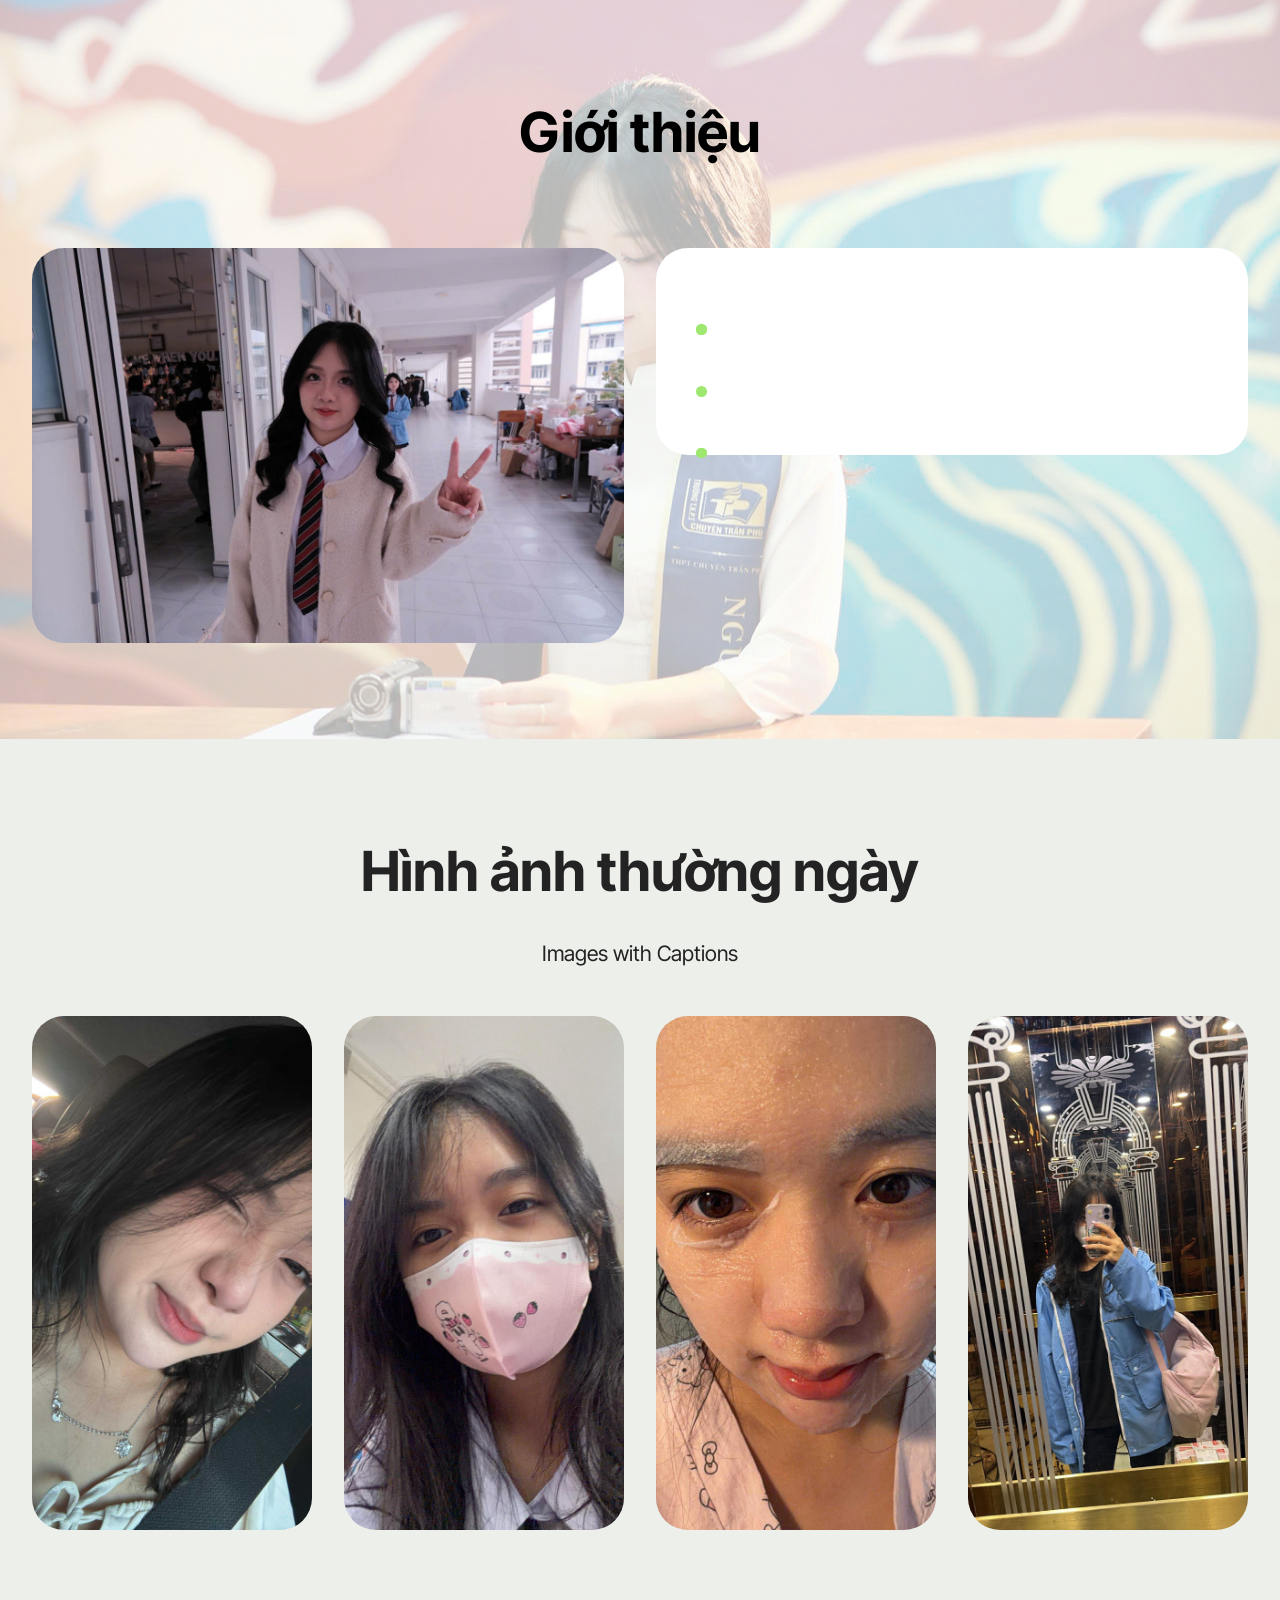
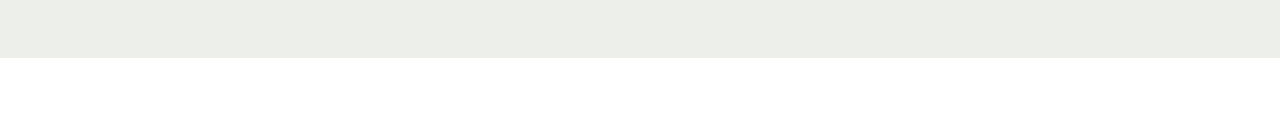
<file: page5.html>
<!DOCTYPE html>
<html  >
<head>
  <!-- Site made with Mobirise Website Builder v6.1.10, https://mobirise.com -->
  <meta charset="UTF-8">
  <meta http-equiv="X-UA-Compatible" content="IE=edge">
  <meta name="generator" content="Mobirise v6.1.10, mobirise.com">
  <meta name="viewport" content="width=device-width, initial-scale=1, minimum-scale=1">
  <link rel="shortcut icon" href="assets/images/anhdep-72x105.jpeg" type="image/x-icon">
  <meta name="description" content="">
  
  
  <title>Page 5</title>
  <link rel="stylesheet" href="assets/web/assets/mobirise-icons2/mobirise2.css">
  <link rel="stylesheet" href="assets/bootstrap/css/bootstrap.min.css">
  <link rel="stylesheet" href="assets/animatecss/animate.css">
  <link rel="stylesheet" href="assets/theme/css/style.css">
  <link rel="preload" href="https://fonts.googleapis.com/css?family=Inter+Tight:100,200,300,400,500,600,700,800,900,100i,200i,300i,400i,500i,600i,700i,800i,900i&display=swap" as="style" onload="this.onload=null;this.rel='stylesheet'">
  <noscript><link rel="stylesheet" href="https://fonts.googleapis.com/css?family=Inter+Tight:100,200,300,400,500,600,700,800,900,100i,200i,300i,400i,500i,600i,700i,800i,900i&display=swap"></noscript>
  <link rel="preload" as="style" href="assets/mobirise/css/mbr-additional.css?v=lLR9xx"><link rel="stylesheet" href="assets/mobirise/css/mbr-additional.css?v=lLR9xx" type="text/css">

  
  
  
</head>
<body>
  
  <section data-bs-version="5.1" class="features031 cid-vbc43vas0b" id="features031-1w">
    
    
    <div class="mbr-overlay" style="opacity: 0.7; background-color: rgb(255, 255, 255);"></div>
    <div class="container-fluid">
        <div class="row justify-content-center">
            <div class="col-md-12 content-head mb-5">
                <h1 class="mbr-section-title mbr-fonts-style mb-0 display-2">
                    <strong>Giới thiệu</strong></h1>
                <p class="mbr-text mbr-fonts-style mt-4 mb-0 display-7">
                    </p>
            </div>
        </div>
        <div class="row justify-content-center  blockContent">
            <div class="col-12 col-lg">
                <div class="item-wrapper align-left">
                    <div class="counter-container mbr-text mbr-fonts-style display-7">
                        <ul>
                            <li><strong></strong></li>
                            <li><strong></strong>&nbsp;</li>
                            <li><strong></strong>&nbsp;</li><li><strong></strong></li><li><strong></strong></li>
                        </ul>
                    </div>
                </div>
            </div>
            <div class="col-12 col-lg-6">
                <div class="image-wrapper">
                    <img class="w-100" src="assets/images/z7533777547369-aba559457c158ef575dd736189b7b79e-1256x838.jpg" alt="Mobirise Website Builder">
                </div>
            </div>

        </div>
    </div>
</section>

<section data-bs-version="5.1" class="gallery1 mbr-gallery cid-vbc5E90HjG" id="gallery01-1x">
    
    

    <div class="container-fluid">
        <div class="row justify-content-center">
            <div class="col-12 content-head">
                <div class="mb-5">
                    <h3 class="mbr-section-title mbr-fonts-style align-center m-0 display-2"><strong>Hình ảnh thường ngày</strong></h3>
                    <h4 class="mbr-section-subtitle mbr-fonts-style align-center mb-0 mt-4 display-7">Images with Captions</h4>
                </div>
            </div>
        </div>
        
        <div class="row mbr-gallery">
            
            <div class="col-12 col-md-6 col-lg-3 item gallery-image active">
                <div class="item-wrapper mb-3" data-toggle="modal" data-bs-toggle="modal" data-target="#veF4v7NH98-modal" data-bs-target="#veF4v7NH98-modal">
                    <img class="w-100" src="assets/images/att.ai2qy1hv4rdj4twwrpkqjhbqpgmg4afrfblxnxnyj2u-634x1127.jpg" alt="Mobirise Website Builder" data-slide-to="0" data-bs-slide-to="0" data-target="#lb-veF4v7NH98" data-bs-target="#lb-veF4v7NH98">
                    <div class="icon-wrapper">
                        <span class="mobi-mbri mobi-mbri-search mbr-iconfont mbr-iconfont-btn"></span>
                    </div>
                </div>
                
            </div>
            <div class="col-12 col-md-6 col-lg-3 item gallery-image">
                <div class="item-wrapper mb-3" data-toggle="modal" data-bs-toggle="modal" data-target="#veF4v7NH98-modal" data-bs-target="#veF4v7NH98-modal">
                    <img class="w-100" src="assets/images/att.ctplqngi0bjr8lkapgj8jbamlgtpco7przjh5xebu9i-634x1127.jpg" alt="Mobirise Website Builder" data-slide-to="1" data-bs-slide-to="1" data-target="#lb-veF4v7NH98" data-bs-target="#lb-veF4v7NH98">
                    <div class="icon-wrapper">
                        <span class="mobi-mbri mobi-mbri-search mbr-iconfont mbr-iconfont-btn"></span>
                    </div>
                </div>
                
            </div>
            <div class="col-12 col-md-6 col-lg-3 item gallery-image">
                <div class="item-wrapper mb-3" data-toggle="modal" data-bs-toggle="modal" data-target="#veF4v7NH98-modal" data-bs-target="#veF4v7NH98-modal">
                    <img class="w-100" src="assets/images/att.cxx9c4mwvbclo7q8fc7jlflhfymr6442wvm8h2-gixk-634x1127.jpg" alt="Mobirise Website Builder" data-slide-to="2" data-bs-slide-to="2" data-target="#lb-veF4v7NH98" data-bs-target="#lb-veF4v7NH98">
                    <div class="icon-wrapper">
                        <span class="mobi-mbri mobi-mbri-search mbr-iconfont mbr-iconfont-btn"></span>
                    </div>
                </div>
                
            </div>
            <div class="col-12 col-md-6 col-lg-3 item gallery-image">
                <div class="item-wrapper mb-3" data-toggle="modal" data-bs-toggle="modal" data-target="#veF4v7NH98-modal" data-bs-target="#veF4v7NH98-modal">
                    <img class="w-100" src="assets/images/att.etmkarxivlekhpzrk3k4c2skpwy4skk7w75folyowcq-634x1127.jpg" alt="Mobirise Website Builder" data-slide-to="3" data-bs-slide-to="3" data-target="#lb-veF4v7NH98" data-bs-target="#lb-veF4v7NH98">
                    <div class="icon-wrapper">
                        <span class="mobi-mbri mobi-mbri-search mbr-iconfont mbr-iconfont-btn"></span>
                    </div>
                </div>
                
            </div>
            
            
            
        </div>

        <div class="modal mbr-slider" tabindex="-1" role="dialog" aria-hidden="true" id="veF4v7NH98-modal">
            <div class="modal-dialog" role="document">
                <div class="modal-content">
                    <div class="modal-body">
                        <div class="carousel slide" data-pause="false" data-bs-pause="false" id="lb-veF4v7NH98" data-interval="5000" data-bs-interval="5000">
                            <div class="carousel-inner">
                                
                                <div class="carousel-item active">
                                    <img class="d-block w-100" src="assets/images/att.ai2qy1hv4rdj4twwrpkqjhbqpgmg4afrfblxnxnyj2u-634x1127.jpg" alt="Mobirise Website Builder">
                                </div>
                                <div class="carousel-item">
                                    <img class="d-block w-100" src="assets/images/att.ctplqngi0bjr8lkapgj8jbamlgtpco7przjh5xebu9i-634x1127.jpg" alt="Mobirise Website Builder">
                                </div>
                                <div class="carousel-item">
                                    <img class="d-block w-100" src="assets/images/att.cxx9c4mwvbclo7q8fc7jlflhfymr6442wvm8h2-gixk-634x1127.jpg" alt="Mobirise Website Builder">
                                </div>
                                <div class="carousel-item">
                                    <img class="d-block w-100" src="assets/images/att.etmkarxivlekhpzrk3k4c2skpwy4skk7w75folyowcq-634x1127.jpg" alt="Mobirise Website Builder">
                                </div>
                                
                                
                                
                            </div>
                            <ol class="carousel-indicators">
                                <li data-slide-to="0" data-bs-slide-to="0" class="active" data-target="#lb-veF4v7NH98" data-bs-target="#lb-veF4v7NH98"></li>
                                <li data-slide-to="1" data-bs-slide-to="1" data-target="#lb-veF4v7NH98" data-bs-target="#lb-veF4v7NH98"></li>
                                <li data-slide-to="2" data-bs-slide-to="2" data-target="#lb-veF4v7NH98" data-bs-target="#lb-veF4v7NH98"></li>
                                <li data-slide-to="3" data-bs-slide-to="3" data-target="#lb-veF4v7NH98" data-bs-target="#lb-veF4v7NH98"></li>
                                
                                
                                
                                
                            </ol>
                            <a role="button" href="" class="close" data-dismiss="modal" data-bs-dismiss="modal" aria-label="Close">
                            </a>
                            <a class="carousel-control-prev carousel-control" role="button" data-slide="prev" data-bs-slide="prev" href="#lb-veF4v7NH98">
                                <span class="mobi-mbri mobi-mbri-arrow-prev" aria-hidden="true"></span>
                                <span class="sr-only visually-hidden">Previous</span>
                            </a>
                            <a class="carousel-control-next carousel-control" role="button" data-slide="next" data-bs-slide="next" href="#lb-veF4v7NH98">
                                <span class="mobi-mbri mobi-mbri-arrow-next" aria-hidden="true"></span>
                                <span class="sr-only visually-hidden">Next</span>
                            </a>
                        </div>
                    </div>
                </div>
            </div>
        </div>
    </div>
</section><section class="display-7" style="padding: 0;align-items: center;justify-content: center;flex-wrap: wrap;    align-content: center;display: flex;position: relative;height: 4rem;"><a href="https://mobiri.se/" style="flex: 1 1;height: 4rem;position: absolute;width: 100%;z-index: 1;"><img alt="" style="height: 4rem;" src="[data-uri]"></a><p style="margin: 0;text-align: center;" class="display-7">&#8204;</p><a style="z-index:1" href="https://mobirise.com/builder/ai-website-builder.html">Free AI Website Software</a></section><script src="assets/bootstrap/js/bootstrap.bundle.min.js"></script>  <script src="assets/smoothscroll/smooth-scroll.js"></script>  <script src="assets/ytplayer/index.js"></script>  <script src="assets/theme/js/script.js"></script>  
  
  
 <div id="scrollToTop" class="scrollToTop mbr-arrow-up"><a style="text-align: center;"><i class="mbr-arrow-up-icon mbr-arrow-up-icon-cm cm-icon cm-icon-smallarrow-up"></i></a></div>
    <input name="animation" type="hidden">
  </body>
</html>
</file>
<file: assets/web/assets/mobirise-icons2/mobirise2.css>
@font-face {
  font-family: 'Moririse2';
  font-display: swap;
  src:  url('mobirise2.eot?f2bix4');
  src:  url('mobirise2.eot?f2bix4#iefix') format('embedded-opentype'),
    url('mobirise2.woff2?f2bix4') format('woff2'),
    url('mobirise2.woff?f2bix4') format('woff'),
    url('mobirise2.ttf?f2bix4') format('truetype'),
    url('mobirise2.svg?f2bix4#mobirise2') format('svg');
  font-weight: normal;
  font-style: normal;
}

[class^="mobi-"], [class*=" mobi-"] {
  /* use !important to prevent issues with browser extensions that change fonts */
  font-family: 'Moririse2' !important;
  speak: none;
  font-style: normal;
  font-weight: normal;
  font-variant: normal;
  text-transform: none;
  line-height: 1;

  /* Better Font Rendering =========== */
  -webkit-font-smoothing: antialiased;
  -moz-osx-font-smoothing: grayscale;
}

.mobi-mbri-add-submenu:before {
  content: "\e900";
}
.mobi-mbri-alert:before {
  content: "\e901";
}
.mobi-mbri-align-center:before {
  content: "\e902";
}
.mobi-mbri-align-justify:before {
  content: "\e903";
}
.mobi-mbri-align-left:before {
  content: "\e904";
}
.mobi-mbri-align-right:before {
  content: "\e905";
}
.mobi-mbri-android:before {
  content: "\e906";
}
.mobi-mbri-apple:before {
  content: "\e907";
}
.mobi-mbri-arrow-down:before {
  content: "\e908";
}
.mobi-mbri-arrow-next:before {
  content: "\e909";
}
.mobi-mbri-arrow-prev:before {
  content: "\e90a";
}
.mobi-mbri-arrow-up:before {
  content: "\e90b";
}
.mobi-mbri-bold:before {
  content: "\e90c";
}
.mobi-mbri-bookmark:before {
  content: "\e90d";
}
.mobi-mbri-bootstrap:before {
  content: "\e90e";
}
.mobi-mbri-briefcase:before {
  content: "\e90f";
}
.mobi-mbri-browse:before {
  content: "\e910";
}
.mobi-mbri-bulleted-list:before {
  content: "\e911";
}
.mobi-mbri-calendar:before {
  content: "\e912";
}
.mobi-mbri-camera:before {
  content: "\e913";
}
.mobi-mbri-cart-add:before {
  content: "\e914";
}
.mobi-mbri-cart-full:before {
  content: "\e915";
}
.mobi-mbri-cash:before {
  content: "\e916";
}
.mobi-mbri-change-style:before {
  content: "\e917";
}
.mobi-mbri-chat:before {
  content: "\e918";
}
.mobi-mbri-clock:before {
  content: "\e919";
}
.mobi-mbri-close:before {
  content: "\e91a";
}
.mobi-mbri-cloud:before {
  content: "\e91b";
}
.mobi-mbri-code:before {
  content: "\e91c";
}
.mobi-mbri-contact-form:before {
  content: "\e91d";
}
.mobi-mbri-credit-card:before {
  content: "\e91e";
}
.mobi-mbri-cursor-click:before {
  content: "\e91f";
}
.mobi-mbri-cust-feedback:before {
  content: "\e920";
}
.mobi-mbri-database:before {
  content: "\e921";
}
.mobi-mbri-delivery:before {
  content: "\e922";
}
.mobi-mbri-desktop:before {
  content: "\e923";
}
.mobi-mbri-devices:before {
  content: "\e924";
}
.mobi-mbri-down:before {
  content: "\e925";
}
.mobi-mbri-download-2:before {
  content: "\e926";
}
.mobi-mbri-download:before {
  content: "\e927";
}
.mobi-mbri-drag-n-drop-2:before {
  content: "\e928";
}
.mobi-mbri-drag-n-drop:before {
  content: "\e929";
}
.mobi-mbri-edit-2:before {
  content: "\e92a";
}
.mobi-mbri-edit:before {
  content: "\e92b";
}
.mobi-mbri-error:before {
  content: "\e92c";
}
.mobi-mbri-extension:before {
  content: "\e92d";
}
.mobi-mbri-features:before {
  content: "\e92e";
}
.mobi-mbri-file:before {
  content: "\e92f";
}
.mobi-mbri-flag:before {
  content: "\e930";
}
.mobi-mbri-folder:before {
  content: "\e931";
}
.mobi-mbri-gift:before {
  content: "\e932";
}
.mobi-mbri-github:before {
  content: "\e933";
}
.mobi-mbri-globe-2:before {
  content: "\e934";
}
.mobi-mbri-globe:before {
  content: "\e935";
}
.mobi-mbri-growing-chart:before {
  content: "\e936";
}
.mobi-mbri-hearth:before {
  content: "\e937";
}
.mobi-mbri-help:before {
  content: "\e938";
}
.mobi-mbri-home:before {
  content: "\e939";
}
.mobi-mbri-hot-cup:before {
  content: "\e93a";
}
.mobi-mbri-idea:before {
  content: "\e93b";
}
.mobi-mbri-image-gallery:before {
  content: "\e93c";
}
.mobi-mbri-image-slider:before {
  content: "\e93d";
}
.mobi-mbri-info:before {
  content: "\e93e";
}
.mobi-mbri-italic:before {
  content: "\e93f";
}
.mobi-mbri-key:before {
  content: "\e940";
}
.mobi-mbri-laptop:before {
  content: "\e941";
}
.mobi-mbri-layers:before {
  content: "\e942";
}
.mobi-mbri-left-right:before {
  content: "\e943";
}
.mobi-mbri-left:before {
  content: "\e944";
}
.mobi-mbri-letter:before {
  content: "\e945";
}
.mobi-mbri-like:before {
  content: "\e946";
}
.mobi-mbri-link:before {
  content: "\e947";
}
.mobi-mbri-lock:before {
  content: "\e948";
}
.mobi-mbri-login:before {
  content: "\e949";
}
.mobi-mbri-logout:before {
  content: "\e94a";
}
.mobi-mbri-magic-stick:before {
  content: "\e94b";
}
.mobi-mbri-map-pin:before {
  content: "\e94c";
}
.mobi-mbri-menu:before {
  content: "\e94d";
}
.mobi-mbri-mobile-2:before {
  content: "\e94e";
}
.mobi-mbri-mobile-horizontal:before {
  content: "\e94f";
}
.mobi-mbri-mobile:before {
  content: "\e950";
}
.mobi-mbri-mobirise:before {
  content: "\e951";
}
.mobi-mbri-more-horizontal:before {
  content: "\e952";
}
.mobi-mbri-more-vertical:before {
  content: "\e953";
}
.mobi-mbri-music:before {
  content: "\e954";
}
.mobi-mbri-new-file:before {
  content: "\e955";
}
.mobi-mbri-numbered-list:before {
  content: "\e956";
}
.mobi-mbri-opened-folder:before {
  content: "\e957";
}
.mobi-mbri-pages:before {
  content: "\e958";
}
.mobi-mbri-paper-plane:before {
  content: "\e959";
}
.mobi-mbri-paperclip:before {
  content: "\e95a";
}
.mobi-mbri-phone:before {
  content: "\e95b";
}
.mobi-mbri-photo:before {
  content: "\e95c";
}
.mobi-mbri-photos:before {
  content: "\e95d";
}
.mobi-mbri-pin:before {
  content: "\e95e";
}
.mobi-mbri-play:before {
  content: "\e95f";
}
.mobi-mbri-plus:before {
  content: "\e960";
}
.mobi-mbri-preview:before {
  content: "\e961";
}
.mobi-mbri-print:before {
  content: "\e962";
}
.mobi-mbri-protect:before {
  content: "\e963";
}
.mobi-mbri-question:before {
  content: "\e964";
}
.mobi-mbri-quote-left:before {
  content: "\e965";
}
.mobi-mbri-quote-right:before {
  content: "\e966";
}
.mobi-mbri-redo:before {
  content: "\e967";
}
.mobi-mbri-refresh:before {
  content: "\e968";
}
.mobi-mbri-responsive-2:before {
  content: "\e969";
}
.mobi-mbri-responsive:before {
  content: "\e96a";
}
.mobi-mbri-right:before {
  content: "\e96b";
}
.mobi-mbri-rocket:before {
  content: "\e96c";
}
.mobi-mbri-sad-face:before {
  content: "\e96d";
}
.mobi-mbri-sale:before {
  content: "\e96e";
}
.mobi-mbri-save:before {
  content: "\e96f";
}
.mobi-mbri-search:before {
  content: "\e970";
}
.mobi-mbri-setting-2:before {
  content: "\e971";
}
.mobi-mbri-setting-3:before {
  content: "\e972";
}
.mobi-mbri-setting:before {
  content: "\e973";
}
.mobi-mbri-share:before {
  content: "\e974";
}
.mobi-mbri-shopping-bag:before {
  content: "\e975";
}
.mobi-mbri-shopping-basket:before {
  content: "\e976";
}
.mobi-mbri-shopping-cart:before {
  content: "\e977";
}
.mobi-mbri-sites:before {
  content: "\e978";
}
.mobi-mbri-smile-face:before {
  content: "\e979";
}
.mobi-mbri-speed:before {
  content: "\e97a";
}
.mobi-mbri-star:before {
  content: "\e97b";
}
.mobi-mbri-success:before {
  content: "\e97c";
}
.mobi-mbri-sun:before {
  content: "\e97d";
}
.mobi-mbri-sun2:before {
  content: "\e97e";
}
.mobi-mbri-tablet-vertical:before {
  content: "\e97f";
}
.mobi-mbri-tablet:before {
  content: "\e980";
}
.mobi-mbri-target:before {
  content: "\e981";
}
.mobi-mbri-timer:before {
  content: "\e982";
}
.mobi-mbri-to-ftp:before {
  content: "\e983";
}
.mobi-mbri-to-local-drive:before {
  content: "\e984";
}
.mobi-mbri-touch-swipe:before {
  content: "\e985";
}
.mobi-mbri-touch:before {
  content: "\e986";
}
.mobi-mbri-trash:before {
  content: "\e987";
}
.mobi-mbri-underline:before {
  content: "\e988";
}
.mobi-mbri-undo:before {
  content: "\e989";
}
.mobi-mbri-unlink:before {
  content: "\e98a";
}
.mobi-mbri-unlock:before {
  content: "\e98b";
}
.mobi-mbri-up-down:before {
  content: "\e98c";
}
.mobi-mbri-up:before {
  content: "\e98d";
}
.mobi-mbri-update:before {
  content: "\e98e";
}
.mobi-mbri-upload-2:before {
  content: "\e98f";
}
.mobi-mbri-upload:before {
  content: "\e990";
}
.mobi-mbri-user-2:before {
  content: "\e991";
}
.mobi-mbri-user:before {
  content: "\e992";
}
.mobi-mbri-users:before {
  content: "\e993";
}
.mobi-mbri-video-play:before {
  content: "\e994";
}
.mobi-mbri-video:before {
  content: "\e995";
}
.mobi-mbri-watch:before {
  content: "\e996";
}
.mobi-mbri-website-theme-2:before {
  content: "\e997";
}
.mobi-mbri-website-theme:before {
  content: "\e998";
}
.mobi-mbri-wifi:before {
  content: "\e999";
}
.mobi-mbri-windows:before {
  content: "\e99a";
}
.mobi-mbri-zoom-in:before {
  content: "\e99b";
}
.mobi-mbri-zoom-out:before {
  content: "\e99c";
}
</file>
<file: assets/parallax/jarallax.css>
.jarallax {
    position: relative;
    z-index: 0;
}
.jarallax > .jarallax-img {
    position: absolute;
    object-fit: cover;
    /* support for plugin https://github.com/bfred-it/object-fit-images */
    font-family: 'object-fit: cover;';
    top: 0;
    left: 0;
    width: 100%;
    height: 100%;
    z-index: -1;
}
</file>
<file: assets/dropdown/css/style.css>
.navbar-dropdown {
  left: 0;
  padding: 0;
  position: absolute;
  right: 0;
  top: 0;
  transition: all 0.45s ease;
  z-index: 1030;
  background: #282828; }
  .navbar-dropdown .navbar-logo {
    margin-right: 0.8rem;
    transition: margin 0.3s ease-in-out;
    vertical-align: middle; }
    .navbar-dropdown .navbar-logo img {
      height: 3.125rem;
      transition: all 0.3s ease-in-out; }
    .navbar-dropdown .navbar-logo.mbr-iconfont {
      font-size: 3.125rem;
      line-height: 3.125rem; }
  .navbar-dropdown .navbar-caption {
    font-weight: 700;
    white-space: normal;
    vertical-align: -4px;
    line-height: 3.125rem !important; }
    .navbar-dropdown .navbar-caption, .navbar-dropdown .navbar-caption:hover {
      color: inherit;
      text-decoration: none; }
  .navbar-dropdown .mbr-iconfont + .navbar-caption {
    vertical-align: -1px; }
  .navbar-dropdown.navbar-fixed-top {
    position: fixed; }
  .navbar-dropdown .navbar-brand span {
    vertical-align: -4px; }
  .navbar-dropdown.bg-color.transparent {
    background: none; }
  .navbar-dropdown.navbar-short .navbar-brand {
    padding: 0.625rem 0; }
    .navbar-dropdown.navbar-short .navbar-brand span {
      vertical-align: -1px; }
  .navbar-dropdown.navbar-short .navbar-caption {
    line-height: 2.375rem !important;
    vertical-align: -2px; }
  .navbar-dropdown.navbar-short .navbar-logo {
    margin-right: 0.5rem; }
    .navbar-dropdown.navbar-short .navbar-logo img {
      height: 2.375rem; }
    .navbar-dropdown.navbar-short .navbar-logo.mbr-iconfont {
      font-size: 2.375rem;
      line-height: 2.375rem; }
  .navbar-dropdown.navbar-short .mbr-table-cell {
    height: 3.625rem; }
  .navbar-dropdown .navbar-close {
    left: 0.6875rem;
    position: fixed;
    top: 0.75rem;
    z-index: 1000; }
  .navbar-dropdown .hamburger-icon {
    content: "";
    display: inline-block;
    vertical-align: middle;
    width: 16px;
    -webkit-box-shadow: 0 -6px 0 1px #282828,0 0 0 1px #282828,0 6px 0 1px #282828;
    -moz-box-shadow: 0 -6px 0 1px #282828,0 0 0 1px #282828,0 6px 0 1px #282828;
    box-shadow: 0 -6px 0 1px #282828,0 0 0 1px #282828,0 6px 0 1px #282828; }

.dropdown-menu .dropdown-toggle[data-toggle="dropdown-submenu"]::after {
  border-bottom: 0.35em solid transparent;
  border-left: 0.35em solid;
  border-right: 0;
  border-top: 0.35em solid transparent;
  margin-left: 0.3rem; }

.dropdown-menu .dropdown-item:focus {
  outline: 0; }

.nav-dropdown {
  font-size: 0.75rem;
  font-weight: 500;
  height: auto !important; }
  .nav-dropdown .nav-btn {
    padding-left: 1rem; }
  .nav-dropdown .link {
    margin: .667em 1.667em;
    font-weight: 500;
    padding: 0;
    transition: color .2s ease-in-out; }
    .nav-dropdown .link.dropdown-toggle {
      margin-right: 2.583em; }
      .nav-dropdown .link.dropdown-toggle::after {
        margin-left: .25rem;
        border-top: 0.35em solid;
        border-right: 0.35em solid transparent;
        border-left: 0.35em solid transparent;
        border-bottom: 0; }
      .nav-dropdown .link.dropdown-toggle[aria-expanded="true"] {
        margin: 0;
        padding: 0.667em 3.263em  0.667em 1.667em; }
  .nav-dropdown .link::after,
  .nav-dropdown .dropdown-item::after {
    color: inherit; }
  .nav-dropdown .btn {
    font-size: 0.75rem;
    font-weight: 700;
    letter-spacing: 0;
    margin-bottom: 0;
    padding-left: 1.25rem;
    padding-right: 1.25rem; }
  .nav-dropdown .dropdown-menu {
    border-radius: 0;
    border: 0;
    left: 0;
    margin: 0;
    padding-bottom: 1.25rem;
    padding-top: 1.25rem;
    position: relative; }
  .nav-dropdown .dropdown-submenu {
    margin-left: 0.125rem;
    top: 0; }
  .nav-dropdown .dropdown-item {
    font-weight: 500;
    line-height: 2;
    padding: 0.3846em 4.615em 0.3846em 1.5385em;
    position: relative;
    transition: color .2s ease-in-out, background-color .2s ease-in-out; }
    .nav-dropdown .dropdown-item::after {
      margin-top: -0.3077em;
      position: absolute;
      right: 1.1538em;
      top: 50%; }
    .nav-dropdown .dropdown-item:focus, .nav-dropdown .dropdown-item:hover {
      background: none; }

@media (max-width: 767px) {
  .nav-dropdown.navbar-toggleable-sm {
    bottom: 0;
    display: none;
    left: 0;
    overflow-x: hidden;
    position: fixed;
    top: 0;
    transform: translateX(-100%);
    -ms-transform: translateX(-100%);
    -webkit-transform: translateX(-100%);
    width: 18.75rem;
    z-index: 999; } }
.nav-dropdown.navbar-toggleable-xl {
  bottom: 0;
  display: none;
  left: 0;
  overflow-x: hidden;
  position: fixed;
  top: 0;
  transform: translateX(-100%);
  -ms-transform: translateX(-100%);
  -webkit-transform: translateX(-100%);
  width: 18.75rem;
  z-index: 999; }

.nav-dropdown-sm {
  display: block !important;
  overflow-x: hidden;
  overflow: auto;
  padding-top: 3.875rem; }
  .nav-dropdown-sm::after {
    content: "";
    display: block;
    height: 3rem;
    width: 100%; }
  .nav-dropdown-sm.collapse.in ~ .navbar-close {
    display: block !important; }
  .nav-dropdown-sm.collapsing, .nav-dropdown-sm.collapse.in {
    transform: translateX(0);
    -ms-transform: translateX(0);
    -webkit-transform: translateX(0);
    transition: all 0.25s ease-out;
    -webkit-transition: all 0.25s ease-out;
    background: #282828; }
  .nav-dropdown-sm.collapsing[aria-expanded="false"] {
    transform: translateX(-100%);
    -ms-transform: translateX(-100%);
    -webkit-transform: translateX(-100%); }
  .nav-dropdown-sm .nav-item {
    display: block;
    margin-left: 0 !important;
    padding-left: 0; }
  .nav-dropdown-sm .link,
  .nav-dropdown-sm .dropdown-item {
    border-top: 1px dotted rgba(255, 255, 255, 0.1);
    font-size: 0.8125rem;
    line-height: 1.6;
    margin: 0 !important;
    padding: 0.875rem 2.4rem 0.875rem 1.5625rem !important;
    position: relative;
    white-space: normal; }
    .nav-dropdown-sm .link:focus, .nav-dropdown-sm .link:hover,
    .nav-dropdown-sm .dropdown-item:focus,
    .nav-dropdown-sm .dropdown-item:hover {
      background: rgba(0, 0, 0, 0.2) !important;
      color: #c0a375; }
  .nav-dropdown-sm .nav-btn {
    position: relative;
    padding: 1.5625rem 1.5625rem 0 1.5625rem; }
    .nav-dropdown-sm .nav-btn::before {
      border-top: 1px dotted rgba(255, 255, 255, 0.1);
      content: "";
      left: 0;
      position: absolute;
      top: 0;
      width: 100%; }
    .nav-dropdown-sm .nav-btn + .nav-btn {
      padding-top: 0.625rem; }
      .nav-dropdown-sm .nav-btn + .nav-btn::before {
        display: none; }
  .nav-dropdown-sm .btn {
    padding: 0.625rem 0; }
  .nav-dropdown-sm .dropdown-toggle[data-toggle="dropdown-submenu"]::after {
    margin-left: .25rem;
    border-top: 0.35em solid;
    border-right: 0.35em solid transparent;
    border-left: 0.35em solid transparent;
    border-bottom: 0; }
  .nav-dropdown-sm .dropdown-toggle[data-toggle="dropdown-submenu"][aria-expanded="true"]::after {
    border-top: 0;
    border-right: 0.35em solid transparent;
    border-left: 0.35em solid transparent;
    border-bottom: 0.35em solid; }
  .nav-dropdown-sm .dropdown-menu {
    margin: 0;
    padding: 0;
    position: relative;
    top: 0;
    left: 0;
    width: 100%;
    border: 0;
    float: none;
    border-radius: 0;
    background: none; }
  .nav-dropdown-sm .dropdown-submenu {
    left: 100%;
    margin-left: 0.125rem;
    margin-top: -1.25rem;
    top: 0; }

.navbar-toggleable-sm .nav-dropdown .dropdown-menu {
  position: absolute; }

.navbar-toggleable-sm .nav-dropdown .dropdown-submenu {
  left: 100%;
  margin-left: 0.125rem;
  margin-top: -1.25rem;
  top: 0; }

.navbar-toggleable-sm.opened .nav-dropdown .dropdown-menu {
  position: relative; }

.navbar-toggleable-sm.opened .nav-dropdown .dropdown-submenu {
  left: 0;
  margin-left: 00rem;
  margin-top: 0rem;
  top: 0; }

.is-builder .nav-dropdown.collapsing {
  transition: none !important; }
</file>
<file: assets/socicon/css/styles.css>
@charset "UTF-8";

@font-face {
  font-family: 'Socicon';
  src:  url('../fonts/socicon.eot');
  src:  url('../fonts/socicon.eot?#iefix') format('embedded-opentype'),
    url('../fonts/socicon.woff2') format('woff2'),
    url('../fonts/socicon.ttf') format('truetype'),
    url('../fonts/socicon.woff') format('woff'),
    url('../fonts/socicon.svg#socicon') format('svg');
  font-weight: normal;
  font-style: normal;
  font-display: swap;
}

[data-icon]:before {
  font-family: "socicon" !important;
  content: attr(data-icon);
  font-style: normal !important;
  font-weight: normal !important;
  font-variant: normal !important;
  text-transform: none !important;
  speak: none;
  line-height: 1;
  -webkit-font-smoothing: antialiased;
  -moz-osx-font-smoothing: grayscale;
}

[class^="socicon-"], [class*=" socicon-"] {
  /* use !important to prevent issues with browser extensions that change fonts */
  font-family: 'Socicon' !important;
  speak: none;
  font-style: normal;
  font-weight: normal;
  font-variant: normal;
  text-transform: none;
  line-height: 1;

  /* Better Font Rendering =========== */
  -webkit-font-smoothing: antialiased;
  -moz-osx-font-smoothing: grayscale;
}

.socicon-500px:before {
  content: "\e000";
}
.socicon-8tracks:before {
  content: "\e001";
}
.socicon-airbnb:before {
  content: "\e002";
}
.socicon-alliance:before {
  content: "\e003";
}
.socicon-amazon:before {
  content: "\e004";
}
.socicon-amplement:before {
  content: "\e005";
}
.socicon-android:before {
  content: "\e006";
}
.socicon-angellist:before {
  content: "\e007";
}
.socicon-apple:before {
  content: "\e008";
}
.socicon-appnet:before {
  content: "\e009";
}
.socicon-baidu:before {
  content: "\e00a";
}
.socicon-bandcamp:before {
  content: "\e00b";
}
.socicon-battlenet:before {
  content: "\e00c";
}
.socicon-mixer:before {
  content: "\e00d";
}
.socicon-bebee:before {
  content: "\e00e";
}
.socicon-bebo:before {
  content: "\e00f";
}
.socicon-behance:before {
  content: "\e010";
}
.socicon-blizzard:before {
  content: "\e011";
}
.socicon-blogger:before {
  content: "\e012";
}
.socicon-buffer:before {
  content: "\e013";
}
.socicon-chrome:before {
  content: "\e014";
}
.socicon-coderwall:before {
  content: "\e015";
}
.socicon-curse:before {
  content: "\e016";
}
.socicon-dailymotion:before {
  content: "\e017";
}
.socicon-deezer:before {
  content: "\e018";
}
.socicon-delicious:before {
  content: "\e019";
}
.socicon-deviantart:before {
  content: "\e01a";
}
.socicon-diablo:before {
  content: "\e01b";
}
.socicon-digg:before {
  content: "\e01c";
}
.socicon-discord:before {
  content: "\e01d";
}
.socicon-disqus:before {
  content: "\e01e";
}
.socicon-douban:before {
  content: "\e01f";
}
.socicon-draugiem:before {
  content: "\e020";
}
.socicon-dribbble:before {
  content: "\e021";
}
.socicon-drupal:before {
  content: "\e022";
}
.socicon-ebay:before {
  content: "\e023";
}
.socicon-ello:before {
  content: "\e024";
}
.socicon-endomodo:before {
  content: "\e025";
}
.socicon-envato:before {
  content: "\e026";
}
.socicon-etsy:before {
  content: "\e027";
}
.socicon-facebook:before {
  content: "\e028";
}
.socicon-feedburner:before {
  content: "\e029";
}
.socicon-filmweb:before {
  content: "\e02a";
}
.socicon-firefox:before {
  content: "\e02b";
}
.socicon-flattr:before {
  content: "\e02c";
}
.socicon-flickr:before {
  content: "\e02d";
}
.socicon-formulr:before {
  content: "\e02e";
}
.socicon-forrst:before {
  content: "\e02f";
}
.socicon-foursquare:before {
  content: "\e030";
}
.socicon-friendfeed:before {
  content: "\e031";
}
.socicon-github:before {
  content: "\e032";
}
.socicon-goodreads:before {
  content: "\e033";
}
.socicon-google:before {
  content: "\e034";
}
.socicon-googlescholar:before {
  content: "\e035";
}
.socicon-googlegroups:before {
  content: "\e036";
}
.socicon-googlephotos:before {
  content: "\e037";
}
.socicon-googleplus:before {
  content: "\e038";
}
.socicon-grooveshark:before {
  content: "\e039";
}
.socicon-hackerrank:before {
  content: "\e03a";
}
.socicon-hearthstone:before {
  content: "\e03b";
}
.socicon-hellocoton:before {
  content: "\e03c";
}
.socicon-heroes:before {
  content: "\e03d";
}
.socicon-smashcast:before {
  content: "\e03e";
}
.socicon-horde:before {
  content: "\e03f";
}
.socicon-houzz:before {
  content: "\e040";
}
.socicon-icq:before {
  content: "\e041";
}
.socicon-identica:before {
  content: "\e042";
}
.socicon-imdb:before {
  content: "\e043";
}
.socicon-instagram:before {
  content: "\e044";
}
.socicon-issuu:before {
  content: "\e045";
}
.socicon-istock:before {
  content: "\e046";
}
.socicon-itunes:before {
  content: "\e047";
}
.socicon-keybase:before {
  content: "\e048";
}
.socicon-lanyrd:before {
  content: "\e049";
}
.socicon-lastfm:before {
  content: "\e04a";
}
.socicon-line:before {
  content: "\e04b";
}
.socicon-linkedin:before {
  content: "\e04c";
}
.socicon-livejournal:before {
  content: "\e04d";
}
.socicon-lyft:before {
  content: "\e04e";
}
.socicon-macos:before {
  content: "\e04f";
}
.socicon-mail:before {
  content: "\e050";
}
.socicon-medium:before {
  content: "\e051";
}
.socicon-meetup:before {
  content: "\e052";
}
.socicon-mixcloud:before {
  content: "\e053";
}
.socicon-modelmayhem:before {
  content: "\e054";
}
.socicon-mumble:before {
  content: "\e055";
}
.socicon-myspace:before {
  content: "\e056";
}
.socicon-newsvine:before {
  content: "\e057";
}
.socicon-nintendo:before {
  content: "\e058";
}
.socicon-npm:before {
  content: "\e059";
}
.socicon-odnoklassniki:before {
  content: "\e05a";
}
.socicon-openid:before {
  content: "\e05b";
}
.socicon-opera:before {
  content: "\e05c";
}
.socicon-outlook:before {
  content: "\e05d";
}
.socicon-overwatch:before {
  content: "\e05e";
}
.socicon-patreon:before {
  content: "\e05f";
}
.socicon-paypal:before {
  content: "\e060";
}
.socicon-periscope:before {
  content: "\e061";
}
.socicon-persona:before {
  content: "\e062";
}
.socicon-pinterest:before {
  content: "\e063";
}
.socicon-play:before {
  content: "\e064";
}
.socicon-player:before {
  content: "\e065";
}
.socicon-playstation:before {
  content: "\e066";
}
.socicon-pocket:before {
  content: "\e067";
}
.socicon-qq:before {
  content: "\e068";
}
.socicon-quora:before {
  content: "\e069";
}
.socicon-raidcall:before {
  content: "\e06a";
}
.socicon-ravelry:before {
  content: "\e06b";
}
.socicon-reddit:before {
  content: "\e06c";
}
.socicon-renren:before {
  content: "\e06d";
}
.socicon-researchgate:before {
  content: "\e06e";
}
.socicon-residentadvisor:before {
  content: "\e06f";
}
.socicon-reverbnation:before {
  content: "\e070";
}
.socicon-rss:before {
  content: "\e071";
}
.socicon-sharethis:before {
  content: "\e072";
}
.socicon-skype:before {
  content: "\e073";
}
.socicon-slideshare:before {
  content: "\e074";
}
.socicon-smugmug:before {
  content: "\e075";
}
.socicon-snapchat:before {
  content: "\e076";
}
.socicon-songkick:before {
  content: "\e077";
}
.socicon-soundcloud:before {
  content: "\e078";
}
.socicon-spotify:before {
  content: "\e079";
}
.socicon-stackexchange:before {
  content: "\e07a";
}
.socicon-stackoverflow:before {
  content: "\e07b";
}
.socicon-starcraft:before {
  content: "\e07c";
}
.socicon-stayfriends:before {
  content: "\e07d";
}
.socicon-steam:before {
  content: "\e07e";
}
.socicon-storehouse:before {
  content: "\e07f";
}
.socicon-strava:before {
  content: "\e080";
}
.socicon-streamjar:before {
  content: "\e081";
}
.socicon-stumbleupon:before {
  content: "\e082";
}
.socicon-swarm:before {
  content: "\e083";
}
.socicon-teamspeak:before {
  content: "\e084";
}
.socicon-teamviewer:before {
  content: "\e085";
}
.socicon-technorati:before {
  content: "\e086";
}
.socicon-telegram:before {
  content: "\e087";
}
.socicon-tripadvisor:before {
  content: "\e088";
}
.socicon-tripit:before {
  content: "\e089";
}
.socicon-triplej:before {
  content: "\e08a";
}
.socicon-tumblr:before {
  content: "\e08b";
}
.socicon-twitch:before {
  content: "\e08c";
}
.socicon-twitter:before {
  content: "\e08d";
}
.socicon-uber:before {
  content: "\e08e";
}
.socicon-ventrilo:before {
  content: "\e08f";
}
.socicon-viadeo:before {
  content: "\e090";
}
.socicon-viber:before {
  content: "\e091";
}
.socicon-viewbug:before {
  content: "\e092";
}
.socicon-vimeo:before {
  content: "\e093";
}
.socicon-vine:before {
  content: "\e094";
}
.socicon-vkontakte:before {
  content: "\e095";
}
.socicon-warcraft:before {
  content: "\e096";
}
.socicon-wechat:before {
  content: "\e097";
}
.socicon-weibo:before {
  content: "\e098";
}
.socicon-whatsapp:before {
  content: "\e099";
}
.socicon-wikipedia:before {
  content: "\e09a";
}
.socicon-windows:before {
  content: "\e09b";
}
.socicon-wordpress:before {
  content: "\e09c";
}
.socicon-wykop:before {
  content: "\e09d";
}
.socicon-xbox:before {
  content: "\e09e";
}
.socicon-xing:before {
  content: "\e09f";
}
.socicon-yahoo:before {
  content: "\e0a0";
}
.socicon-yammer:before {
  content: "\e0a1";
}
.socicon-yandex:before {
  content: "\e0a2";
}
.socicon-yelp:before {
  content: "\e0a3";
}
.socicon-younow:before {
  content: "\e0a4";
}
.socicon-youtube:before {
  content: "\e0a5";
}
.socicon-zapier:before {
  content: "\e0a6";
}
.socicon-zerply:before {
  content: "\e0a7";
}
.socicon-zomato:before {
  content: "\e0a8";
}
.socicon-zynga:before {
  content: "\e0a9";
}
.socicon-bluesky:before {
  content: "\e0aa";
}
.socicon-threads:before {
  content: "\e0ab";
}
.socicon-spreadshirt:before {
  content: "\e901";
}
.socicon-gamejolt:before {
  content: "\e902";
}
.socicon-trello:before {
  content: "\e903";
}
.socicon-tunein:before {
  content: "\e904";
}
.socicon-bloglovin:before {
  content: "\e905";
}
.socicon-gamewisp:before {
  content: "\e906";
}
.socicon-messenger:before {
  content: "\e907";
}
.socicon-pandora:before {
  content: "\e908";
}
.socicon-augment:before {
  content: "\e909";
}
.socicon-bitbucket:before {
  content: "\e90a";
}
.socicon-fyuse:before {
  content: "\e90b";
}
.socicon-yt-gaming:before {
  content: "\e90c";
}
.socicon-sketchfab:before {
  content: "\e90d";
}
.socicon-mobcrush:before {
  content: "\e90e";
}
.socicon-microsoft:before {
  content: "\e90f";
}
.socicon-realtor:before {
  content: "\e910";
}
.socicon-tidal:before {
  content: "\e911";
}
.socicon-qobuz:before {
  content: "\e912";
}
.socicon-natgeo:before {
  content: "\e913";
}
.socicon-mastodon:before {
  content: "\e914";
}
.socicon-unsplash:before {
  content: "\e915";
}
.socicon-homeadvisor:before {
  content: "\e916";
}
.socicon-angieslist:before {
  content: "\e917";
}
.socicon-codepen:before {
  content: "\e918";
}
.socicon-slack:before {
  content: "\e919";
}
.socicon-openaigym:before {
  content: "\e91a";
}
.socicon-logmein:before {
  content: "\e91b";
}
.socicon-fiverr:before {
  content: "\e91c";
}
.socicon-gotomeeting:before {
  content: "\e91d";
}
.socicon-aliexpress:before {
  content: "\e91e";
}
.socicon-guru:before {
  content: "\e91f";
}
.socicon-appstore:before {
  content: "\e920";
}
.socicon-homes:before {
  content: "\e921";
}
.socicon-zoom:before {
  content: "\e922";
}
.socicon-alibaba:before {
  content: "\e923";
}
.socicon-craigslist:before {
  content: "\e924";
}
.socicon-wix:before {
  content: "\e925";
}
.socicon-redfin:before {
  content: "\e926";
}
.socicon-googlecalendar:before {
  content: "\e927";
}
.socicon-shopify:before {
  content: "\e928";
}
.socicon-freelancer:before {
  content: "\e929";
}
.socicon-seedrs:before {
  content: "\e92a";
}
.socicon-bing:before {
  content: "\e92b";
}
.socicon-doodle:before {
  content: "\e92c";
}
.socicon-bonanza:before {
  content: "\e92d";
}
.socicon-squarespace:before {
  content: "\e92e";
}
.socicon-toptal:before {
  content: "\e92f";
}
.socicon-gust:before {
  content: "\e930";
}
.socicon-ask:before {
  content: "\e931";
}
.socicon-trulia:before {
  content: "\e932";
}
.socicon-loomly:before {
  content: "\e933";
}
.socicon-ghost:before {
  content: "\e934";
}
.socicon-upwork:before {
  content: "\e935";
}
.socicon-fundable:before {
  content: "\e936";
}
.socicon-booking:before {
  content: "\e937";
}
.socicon-googlemaps:before {
  content: "\e938";
}
.socicon-zillow:before {
  content: "\e939";
}
.socicon-niconico:before {
  content: "\e93a";
}
.socicon-toneden:before {
  content: "\e93b";
}
.socicon-crunchbase:before {
  content: "\e93c";
}
.socicon-homefy:before {
  content: "\e93d";
}
.socicon-calendly:before {
  content: "\e93e";
}
.socicon-livemaster:before {
  content: "\e93f";
}
.socicon-udemy:before {
  content: "\e940";
}
.socicon-codered:before {
  content: "\e941";
}
.socicon-origin:before {
  content: "\e942";
}
.socicon-nextdoor:before {
  content: "\e943";
}
.socicon-portfolio:before {
  content: "\e944";
}
.socicon-instructables:before {
  content: "\e945";
}
.socicon-gitlab:before {
  content: "\e946";
}
.socicon-hackernews:before {
  content: "\e947";
}
.socicon-smashwords:before {
  content: "\e948";
}
.socicon-kobo:before {
  content: "\e949";
}
.socicon-bookbub:before {
  content: "\e94a";
}
.socicon-mailru:before {
  content: "\e94b";
}
.socicon-moddb:before {
  content: "\e94c";
}
.socicon-indiedb:before {
  content: "\e94d";
}
.socicon-traxsource:before {
  content: "\e94e";
}
.socicon-gamefor:before {
  content: "\e94f";
}
.socicon-pixiv:before {
  content: "\e950";
}
.socicon-myanimelist:before {
  content: "\e951";
}
.socicon-blackberry:before {
  content: "\e952";
}
.socicon-wickr:before {
  content: "\e953";
}
.socicon-spip:before {
  content: "\e954";
}
.socicon-napster:before {
  content: "\e955";
}
.socicon-beatport:before {
  content: "\e956";
}
.socicon-hackerone:before {
  content: "\e957";
}
.socicon-internet:before {
  content: "\e958";
}
.socicon-ubuntu:before {
  content: "\e959";
}
.socicon-artstation:before {
  content: "\e95a";
}
.socicon-invision:before {
  content: "\e95b";
}
.socicon-torial:before {
  content: "\e95c";
}
.socicon-collectorz:before {
  content: "\e95d";
}
.socicon-seenthis:before {
  content: "\e95e";
}
.socicon-googleplaymusic:before {
  content: "\e95f";
}
.socicon-debian:before {
  content: "\e960";
}
.socicon-filmfreeway:before {
  content: "\e961";
}
.socicon-gnome:before {
  content: "\e962";
}
.socicon-itchio:before {
  content: "\e963";
}
.socicon-jamendo:before {
  content: "\e964";
}
.socicon-mix:before {
  content: "\e965";
}
.socicon-sharepoint:before {
  content: "\e966";
}
.socicon-tinder:before {
  content: "\e967";
}
.socicon-windguru:before {
  content: "\e968";
}
.socicon-cdbaby:before {
  content: "\e969";
}
.socicon-elementaryos:before {
  content: "\e96a";
}
.socicon-stage32:before {
  content: "\e96b";
}
.socicon-tiktok:before {
  content: "\e96c";
}
.socicon-gitter:before {
  content: "\e96d";
}
.socicon-letterboxd:before {
  content: "\e96e";
}
.socicon-threema:before {
  content: "\e96f";
}
.socicon-splice:before {
  content: "\e970";
}
.socicon-metapop:before {
  content: "\e971";
}
.socicon-naver:before {
  content: "\e972";
}
.socicon-remote:before {
  content: "\e973";
}
.socicon-flipboard:before {
  content: "\e974";
}
.socicon-googlehangouts:before {
  content: "\e975";
}
.socicon-dlive:before {
  content: "\e976";
}
.socicon-vsco:before {
  content: "\e977";
}
.socicon-stitcher:before {
  content: "\e978";
}
.socicon-avvo:before {
  content: "\e979";
}
.socicon-redbubble:before {
  content: "\e97a";
}
.socicon-society6:before {
  content: "\e97b";
}
.socicon-zazzle:before {
  content: "\e97c";
}
.socicon-eitaa:before {
  content: "\e97d";
}
.socicon-soroush:before {
  content: "\e97e";
}
.socicon-bale:before {
  content: "\e97f";
}
</file>
<file: assets/theme/css/style.css>
@charset "UTF-8";
section {
  background-color: #ffffff;
}

body {
  font-style: normal;
  line-height: 1.5;
  font-weight: 400;
  color: #232323;
  position: relative;
}

button {
  background-color: transparent;
  border-color: transparent;
}

.embla__button,
.carousel-control {
  background-color: #edefea !important;
  opacity: 0.8 !important;
  color: #464845 !important;
  border-color: #edefea !important;
}

.carousel .close,
.modalWindow .close {
  background-color: #edefea !important;
  color: #464845 !important;
  border-color: #edefea !important;
  opacity: 0.8 !important;
}

.carousel .close:hover,
.modalWindow .close:hover {
  opacity: 1 !important;
}

.carousel-indicators li {
  background-color: #edefea !important;
  border: 2px solid #464845 !important;
}

.carousel-indicators li:hover,
.carousel-indicators li:active {
  opacity: 0.8 !important;
}

.embla__button:hover,
.carousel-control:hover {
  background-color: #edefea !important;
  opacity: 1 !important;
}

.modalWindow-video-container {
  height: 80%;
}

section,
.container,
.container-fluid {
  position: relative;
  word-wrap: break-word;
}

a.mbr-iconfont:hover {
  text-decoration: none;
}

.article .lead p,
.article .lead ul,
.article .lead ol,
.article .lead pre,
.article .lead blockquote {
  margin-bottom: 0;
}

a {
  font-style: normal;
  font-weight: 400;
  cursor: pointer;
}
a, a:hover {
  text-decoration: none;
}

.mbr-section-title {
  font-style: normal;
  line-height: 1.3;
}

.mbr-section-subtitle {
  line-height: 1.3;
}

.mbr-text {
  font-style: normal;
  line-height: 1.7;
}

h1,
h2,
h3,
h4,
h5,
h6,
.display-1,
.display-2,
.display-4,
.display-5,
.display-7,
span,
p,
a {
  line-height: 1;
  word-break: break-word;
  word-wrap: break-word;
  font-weight: 400;
}

b,
strong {
  font-weight: bold;
}

input:-webkit-autofill, input:-webkit-autofill:hover, input:-webkit-autofill:focus, input:-webkit-autofill:active {
  transition-delay: 9999s;
  -webkit-transition-property: background-color, color;
  transition-property: background-color, color;
}

textarea[type=hidden] {
  display: none;
}

section {
  background-position: 50% 50%;
  background-repeat: no-repeat;
  background-size: cover;
}
section .mbr-background-video,
section .mbr-background-video-preview {
  position: absolute;
  bottom: 0;
  left: 0;
  right: 0;
  top: 0;
}

.hidden {
  visibility: hidden;
}

.mbr-z-index20 {
  z-index: 20;
}

/*! Base colors */
.mbr-white {
  color: #ffffff;
}

.mbr-black {
  color: #111111;
}

.mbr-bg-white {
  background-color: #ffffff;
}

.mbr-bg-black {
  background-color: #000000;
}

/*! Text-aligns */
.align-left {
  text-align: left;
}

.align-center {
  text-align: center;
}

.align-right {
  text-align: right;
}

/*! Font-weight  */
.mbr-light {
  font-weight: 300;
}

.mbr-regular {
  font-weight: 400;
}

.mbr-semibold {
  font-weight: 500;
}

.mbr-bold {
  font-weight: 700;
}

/*! Media  */
.media-content {
  flex-basis: 100%;
}

.media-container-row {
  display: flex;
  flex-direction: row;
  flex-wrap: wrap;
  justify-content: center;
  align-content: center;
  align-items: start;
}
.media-container-row .media-size-item {
  width: 400px;
}

.media-container-column {
  display: flex;
  flex-direction: column;
  flex-wrap: wrap;
  justify-content: center;
  align-content: center;
  align-items: stretch;
}
.media-container-column > * {
  width: 100%;
}

@media (min-width: 992px) {
  .media-container-row {
    flex-wrap: nowrap;
  }
}
figure {
  margin-bottom: 0;
  overflow: hidden;
}

figure[mbr-media-size] {
  transition: width 0.1s;
}

img,
iframe {
  display: block;
  width: 100%;
}

.card {
  background-color: transparent;
  border: none;
}

.card-box {
  width: 100%;
}

.card-img {
  text-align: center;
  flex-shrink: 0;
  -webkit-flex-shrink: 0;
}

.media {
  max-width: 100%;
  margin: 0 auto;
}

.mbr-figure {
  align-self: center;
}

.media-container > div {
  max-width: 100%;
}

.mbr-figure img,
.card-img img {
  width: 100%;
}

@media (max-width: 991px) {
  .media-size-item {
    width: auto !important;
  }
  .media {
    width: auto;
  }
  .mbr-figure {
    width: 100% !important;
  }
}
/*! Buttons */
.mbr-section-btn {
  margin-left: -0.6rem;
  margin-right: -0.6rem;
  font-size: 0;
}

.btn {
  font-weight: 600;
  border-width: 1px;
  font-style: normal;
  margin: 0.6rem 0.6rem;
  white-space: normal;
  transition: all 0.2s ease-in-out;
  display: inline-flex;
  align-items: center;
  justify-content: center;
  word-break: break-word;
}

.btn-sm {
  font-weight: 600;
  letter-spacing: 0px;
  transition: all 0.3s ease-in-out;
}

.btn-md {
  font-weight: 600;
  letter-spacing: 0px;
  transition: all 0.3s ease-in-out;
}

.btn-lg {
  font-weight: 600;
  letter-spacing: 0px;
  transition: all 0.3s ease-in-out;
}

.btn-form {
  margin: 0;
}
.btn-form:hover {
  cursor: pointer;
}

nav .mbr-section-btn {
  margin-left: 0rem;
  margin-right: 0rem;
}

/*! Btn icon margin */
.btn .mbr-iconfont,
.btn.btn-sm .mbr-iconfont {
  order: 1;
  cursor: pointer;
  margin-left: 0.5rem;
  vertical-align: sub;
}

.btn.btn-md .mbr-iconfont,
.btn.btn-md .mbr-iconfont {
  margin-left: 0.8rem;
}

.mbr-regular {
  font-weight: 400;
}

.mbr-semibold {
  font-weight: 500;
}

.mbr-bold {
  font-weight: 700;
}

[type=submit] {
  -webkit-appearance: none;
}

/*! Full-screen */
.mbr-fullscreen .mbr-overlay {
  min-height: 100vh;
}

.mbr-fullscreen {
  display: flex;
  display: -moz-flex;
  display: -ms-flex;
  display: -o-flex;
  align-items: center;
  min-height: 100vh;
  padding-top: 3rem;
  padding-bottom: 3rem;
}

/*! Map */
.map {
  height: 25rem;
  position: relative;
}
.map iframe {
  width: 100%;
  height: 100%;
}

/*! Scroll to top arrow */
.mbr-arrow-up {
  bottom: 25px;
  right: 90px;
  position: fixed;
  text-align: right;
  z-index: 5000;
  color: #ffffff;
  font-size: 22px;
}

.mbr-arrow-up a {
  background: rgba(0, 0, 0, 0.2);
  border-radius: 50%;
  color: #fff;
  display: inline-block;
  height: 60px;
  width: 60px;
  border: 2px solid #fff;
  outline-style: none !important;
  position: relative;
  text-decoration: none;
  transition: all 0.3s ease-in-out;
  cursor: pointer;
  text-align: center;
}
.mbr-arrow-up a:hover {
  background-color: rgba(0, 0, 0, 0.4);
}
.mbr-arrow-up a i {
  line-height: 60px;
}

.mbr-arrow-up-icon {
  display: block;
  color: #fff;
}

.mbr-arrow-up-icon::before {
  content: "›";
  display: inline-block;
  font-family: serif;
  font-size: 22px;
  line-height: 1;
  font-style: normal;
  position: relative;
  top: 6px;
  left: -4px;
  transform: rotate(-90deg);
}

/*! Arrow Down */
.mbr-arrow {
  position: absolute;
  bottom: 45px;
  left: 50%;
  width: 60px;
  height: 60px;
  cursor: pointer;
  background-color: rgba(80, 80, 80, 0.5);
  border-radius: 50%;
  transform: translateX(-50%);
}
@media (max-width: 767px) {
  .mbr-arrow {
    display: none;
  }
}
.mbr-arrow > a {
  display: inline-block;
  text-decoration: none;
  outline-style: none;
  animation: arrowdown 1.7s ease-in-out infinite;
  color: #ffffff;
}
.mbr-arrow > a > i {
  position: absolute;
  top: -2px;
  left: 15px;
  font-size: 2rem;
}

#scrollToTop a i::before {
  content: "";
  position: absolute;
  display: block;
  border-bottom: 2.5px solid #fff;
  border-left: 2.5px solid #fff;
  width: 27.8%;
  height: 27.8%;
  left: 50%;
  top: 51%;
  transform: translateY(-30%) translateX(-50%) rotate(135deg);
}

@keyframes arrowdown {
  0% {
    transform: translateY(0px);
  }
  50% {
    transform: translateY(-5px);
  }
  100% {
    transform: translateY(0px);
  }
}
@media (max-width: 500px) {
  .mbr-arrow-up {
    left: 0;
    right: 0;
    text-align: center;
  }
}
/*Gradients animation*/
@keyframes gradient-animation {
  from {
    background-position: 0% 100%;
    animation-timing-function: ease-in-out;
  }
  to {
    background-position: 100% 0%;
    animation-timing-function: ease-in-out;
  }
}
.bg-gradient {
  background-size: 200% 200%;
  animation: gradient-animation 5s infinite alternate;
  -webkit-animation: gradient-animation 5s infinite alternate;
}

.menu .navbar-brand {
  display: -webkit-flex;
}
.menu .navbar-brand span {
  display: flex;
  display: -webkit-flex;
}
.menu .navbar-brand .navbar-caption-wrap {
  display: -webkit-flex;
}
.menu .navbar-brand .navbar-logo img {
  display: -webkit-flex;
  width: auto;
}
@media (min-width: 768px) and (max-width: 991px) {
  .menu .navbar-toggleable-sm .navbar-nav {
    display: -ms-flexbox;
  }
}
@media (max-width: 991px) {
  .menu .navbar-collapse {
    max-height: 93.5vh;
  }
  .menu .navbar-collapse.show {
    overflow: auto;
  }
}
@media (min-width: 992px) {
  .menu .navbar-nav.nav-dropdown {
    display: -webkit-flex;
  }
  .menu .navbar-toggleable-sm .navbar-collapse {
    display: -webkit-flex !important;
  }
  .menu .collapsed .navbar-collapse {
    max-height: 93.5vh;
  }
  .menu .collapsed .navbar-collapse.show {
    overflow: auto;
  }
}
@media (max-width: 767px) {
  .menu .navbar-collapse {
    max-height: 80vh;
  }
}

.nav-link .mbr-iconfont {
  margin-right: 0.5rem;
}

.navbar {
  display: -webkit-flex;
  -webkit-flex-wrap: wrap;
  -webkit-align-items: center;
  -webkit-justify-content: space-between;
}

.navbar-collapse {
  -webkit-flex-basis: 100%;
  -webkit-flex-grow: 1;
  -webkit-align-items: center;
}

.nav-dropdown .link {
  padding: 0.667em 1.667em !important;
  margin: 0 !important;
}

.nav {
  display: -webkit-flex;
  -webkit-flex-wrap: wrap;
}

.row {
  display: -webkit-flex;
  -webkit-flex-wrap: wrap;
}

.justify-content-center {
  -webkit-justify-content: center;
}

.form-inline {
  display: -webkit-flex;
}

.card-wrapper {
  -webkit-flex: 1;
}

.carousel-control {
  z-index: 10;
  display: -webkit-flex;
}

.carousel-controls {
  display: -webkit-flex;
}

.media {
  display: -webkit-flex;
}

.form-group:focus {
  outline: none;
}

.jq-selectbox__select {
  padding: 7px 0;
  position: relative;
}

.jq-selectbox__dropdown {
  overflow: hidden;
  border-radius: 10px;
  position: absolute;
  top: 100%;
  left: 0 !important;
  width: 100% !important;
}

.jq-selectbox__trigger-arrow {
  right: 0;
  transform: translateY(-50%);
}

.jq-selectbox li {
  padding: 1.07em 0.5em;
}

input[type=range] {
  padding-left: 0 !important;
  padding-right: 0 !important;
}

.modal-dialog,
.modal-content {
  height: 100%;
}

.modal-dialog .carousel-inner {
  height: calc(100vh - 1.75rem);
}
@media (max-width: 575px) {
  .modal-dialog .carousel-inner {
    height: calc(100vh - 1rem);
  }
}

.carousel-item {
  text-align: center;
}

.carousel-item img {
  margin: auto;
}

.navbar-toggler {
  align-self: flex-start;
  padding: 0.25rem 0.75rem;
  font-size: 1.25rem;
  line-height: 1;
  background: transparent;
  border: 1px solid transparent;
  border-radius: 0.25rem;
}

.navbar-toggler:focus,
.navbar-toggler:hover {
  text-decoration: none;
  box-shadow: none;
}

.navbar-toggler-icon {
  display: inline-block;
  width: 1.5em;
  height: 1.5em;
  vertical-align: middle;
  content: "";
  background: no-repeat center center;
  background-size: 100% 100%;
}

.navbar-toggler-left {
  position: absolute;
  left: 1rem;
}

.navbar-toggler-right {
  position: absolute;
  right: 1rem;
}

.card-img {
  width: auto;
}

.menu .navbar.collapsed:not(.beta-menu) {
  flex-direction: column;
}

.carousel-item.active,
.carousel-item-next,
.carousel-item-prev {
  display: flex;
}

.note-air-layout .dropup .dropdown-menu,
.note-air-layout .navbar-fixed-bottom .dropdown .dropdown-menu {
  bottom: initial !important;
}

html,
body {
  height: auto;
  min-height: 100vh;
}

.dropup .dropdown-toggle::after {
  display: none;
}

.form-asterisk {
  font-family: initial;
  position: absolute;
  top: -2px;
  font-weight: normal;
}

.form-control-label {
  position: relative;
  cursor: pointer;
  margin-bottom: 0.357em;
  padding: 0;
}

.alert {
  color: #ffffff;
  border-radius: 0;
  border: 0;
  font-size: 1.1rem;
  line-height: 1.5;
  margin-bottom: 1.875rem;
  padding: 1.25rem;
  position: relative;
  text-align: center;
}
.alert.alert-form::after {
  background-color: inherit;
  bottom: -7px;
  content: "";
  display: block;
  height: 14px;
  left: 50%;
  margin-left: -7px;
  position: absolute;
  transform: rotate(45deg);
  width: 14px;
}

.form-control {
  background-color: #ffffff;
  background-clip: border-box;
  color: #232323;
  line-height: 1rem !important;
  height: auto;
  padding: 1.2rem 2rem;
  transition: border-color 0.25s ease 0s;
  border: 1px solid transparent !important;
  border-radius: 4px;
  box-shadow: rgba(0, 0, 0, 0.07) 0px 1px 1px 0px, rgba(0, 0, 0, 0.07) 0px 1px 3px 0px, rgba(0, 0, 0, 0.03) 0px 0px 0px 1px;
}
.form-active .form-control:invalid {
  border-color: red;
}

.row > * {
  padding-right: 1rem;
  padding-left: 1rem;
}

form .row {
  margin-left: -0.6rem;
  margin-right: -0.6rem;
}
form .row [class*=col] {
  padding-left: 0.6rem;
  padding-right: 0.6rem;
}

form .mbr-section-btn {
  padding-left: 0.6rem;
  padding-right: 0.6rem;
}

form .form-check-input {
  margin-top: 0.5;
}

textarea.form-control {
  line-height: 1.5rem !important;
}

.form-group {
  margin-bottom: 1.2rem;
}

.form-control,
form .btn {
  min-height: 48px;
}

.gdpr-block label span.textGDPR input[name=gdpr] {
  top: 7px;
}

.form-control:focus {
  box-shadow: none;
}

:focus {
  outline: none;
}

.mbr-overlay {
  background-color: #000;
  bottom: 0;
  left: 0;
  opacity: 0.5;
  position: absolute;
  right: 0;
  top: 0;
  z-index: 0;
  pointer-events: none;
}

blockquote {
  font-style: italic;
  padding: 3rem;
  font-size: 1.09rem;
  position: relative;
  border-left: 3px solid;
}

ul,
ol,
pre,
blockquote {
  margin-bottom: 2.3125rem;
}

.mt-4 {
  margin-top: 2rem !important;
}

.mb-4 {
  margin-bottom: 2rem !important;
}

.container,
.container-fluid {
  padding-left: 16px;
  padding-right: 16px;
}

.row {
  margin-left: -16px;
  margin-right: -16px;
}
.row > [class*=col] {
  padding-left: 16px;
  padding-right: 16px;
}

@media (min-width: 992px) {
  .container-fluid {
    padding-left: 32px;
    padding-right: 32px;
  }
}
@media (max-width: 991px) {
  .mbr-container {
    padding-left: 16px;
    padding-right: 16px;
  }
}
.app-video-wrapper > img {
  opacity: 1;
}

.app-video-wrapper {
  background: transparent;
}

.item {
  position: relative;
}

.dropdown-menu .dropdown-menu {
  left: 100%;
}

.dropdown-item + .dropdown-menu {
  display: none;
}

.dropdown-item:hover + .dropdown-menu,
.dropdown-menu:hover {
  display: block;
}

@media (min-aspect-ratio: 16/9) {
  .mbr-video-foreground {
    height: 300% !important;
    top: -100% !important;
  }
}
@media (max-aspect-ratio: 16/9) {
  .mbr-video-foreground {
    width: 300% !important;
    left: -100% !important;
  }
}.engine {
	position: absolute;
	text-indent: -2400px;
	text-align: center;
	padding: 0;
	top: 0;
	left: -2400px;
}
</file>
<file: assets/gallery/style.css>
/*-------

   Gallery

-------*/
.mbr-gallery .mbr-gallery-item {
  position: relative;
  display: inline-block;
  width: 25%;
  cursor: pointer; }

@media (max-width: 768px) {
  .mbr-gallery .mbr-gallery-item {
    width: 50%; } }
@media (max-width: 400px) {
  .mbr-gallery .mbr-gallery-item {
    width: 100%; } }
.mbr-gallery .icon-focus,
.mbr-gallery .icon-video {
  position: absolute;
  top: calc(50% - 32px);
  left: calc(50% - 24px);
  font-family: 'Moririse2' !important;
  font-size: 3rem !important;
  color: #fff;
  opacity: 0;
  transition: .2s opacity ease-in-out;
  z-index: 5; }

.mbr-gallery .icon-focus::before {
  content: '\e970'; }

.mbr-gallery .icon-video::before {
  content: '\e95f'; }

.mbr-gallery .mbr-gallery-item > div:hover .icon-focus,
.mbr-gallery .mbr-gallery-item > div:hover .icon-video {
  opacity: 1; }

.mbr-gallery .mbr-gallery-item img {
  width: 100%;
  opacity: 1;
  -webkit-transition: .2s opacity ease-in-out;
  transition: .2s opacity ease-in-out; }

.mbr-gallery .mbr-gallery-item > div:hover img {
  opacity: 1; }

.mbr-gallery .mbr-gallery-item > div {
  background: #fff;
  display: block;
  outline: none;
  position: relative; }

.mbr-gallery .mbr-gallery-item .icon {
  -webkit-transform: translateX(-50%) translateY(-50%);
  -webkit-transition: .2s opacity ease-in-out;
  color: #000;
  font-size: 30px;
  height: 69px;
  left: 50%;
  opacity: 0;
  position: absolute;
  top: 50%;
  transform: translateX(-50%) translateY(-50%);
  transition: .2s opacity ease-in-out;
  width: 69px; }

.mbr-gallery .mbr-gallery-item .icon::after,
.mbr-gallery .mbr-gallery-item .icon::before {
  content: '';
  display: block;
  position: absolute;
  height: 69px;
  width: 1px;
  margin-left: 34.5px;
  background-color: #fff; }

.mbr-gallery .mbr-gallery-item .icon::after {
  width: 69px;
  height: 1px;
  margin-left: 0;
  margin-top: 34.5px; }

.mbr-gallery .mbr-gallery-item > div:hover .icon {
  opacity: 1; }

.mbr-gallery .mbr-gallery-item > div:hover::before {
  opacity: .9; }

.mbr-gallery .mbr-gallery-item > div:hover .mbr-gallery-title {
  background: transparent !important; }

/* remove spacing */
.mbr-gallery .mbr-gallery-row.no-gutter {
  margin: 0; }

.mbr-gallery .mbr-gallery-row.no-gutter .mbr-gallery-item {
  padding: 0; }

/* container */
.mbr-gallery .container.mbr-gallery-layout-default {
  padding: 93px 0; }

/* fix horizontal scrollbar */
.mbr-gallery .mbr-gallery-layout-article,
.mbr-gallery .mbr-gallery-layout-default {
  overflow: hidden; }

/* lightbox */
.mbr-gallery .modal {
  position: fixed;
  overflow: hidden;
  padding-right: 0 !important; }

.mbr-gallery .modal-content {
  border-radius: 0;
  border: none;
  background: transparent; }

.mbr-gallery .modal-body {
  padding: 0; }

.mbr-gallery .modal-body img {
  width: 100%; }

.mbr-gallery .modal .close {
  position: fixed;
  background: #1b1b1b;
  opacity: .5;
  font-size: 35px;
  font-weight: 300;
  width: 70px;
  height: 70px;
  border-radius: 50%;
  color: #fff;
  top: 2.5rem;
  right: 2.5rem;
  line-height: 70px;
  border: none;
  text-align: center;
  text-shadow: none;
  z-index: 5;
  -webkit-transition: opacity .3s ease;
  -moz-transition: opacity .3s ease;
  -o-transition: opacity .3s ease;
  transition: opacity .3s ease;
  font-family: 'Moririse2'; }
  .mbr-gallery .modal .close::before {
    content: '\e91a'; }

.mbr-gallery .modal .close:hover {
  opacity: 1;
  background: #000;
  color: #fff; }

.mbr-gallery .modal-dialog {
  max-width: 100% !important; }

.mbr-gallery .modal.in .modal-dialog {
  margin: 0 auto; }

/* modal back color opacity */
.modal-backdrop.in {
  opacity: .8;
  filter: alpha(opacity=80); }

@media (max-width: 768px) {
  .mbr-gallery .carousel-control,
  .mbr-gallery .carousel-indicators,
  .mbr-gallery .modal .close {
    position: fixed; } }
/* fix fade in effect */
.mbr-gallery .modal.fade .modal-dialog {
  -webkit-transition: margin-top .3s ease-out;
  -moz-transition: margin-top .3s ease-out;
  -o-transition: margin-top .3s ease-out;
  transition: margin-top .3s ease-out; }

.mbr-gallery .modal.fade .modal-dialog,
.mbr-gallery .modal.in .modal-dialog {
  -webkit-transform: none;
  -ms-transform: none;
  -o-transform: none;
  transform: none; }

/*-------

   Slider

-------*/
.mbr-slider .carousel-inner > .active,
.mbr-slider .carousel-inner > .next,
.mbr-slider .carousel-inner > .prev {
  display: table; }

.mbr-slider .carousel-control {
  position: absolute;
  width: 70px;
  height: 70px;
  top: 50%;
  margin-top: -35px;
  line-height: 70px;
  border-radius: 50%;
  font-size: 35px;
  border: 0;
  opacity: .5;
  text-shadow: none;
  z-index: 5;
  color: #fff;
  -webkit-transition: all .2s ease-in-out 0s;
  -o-transition: all .2s ease-in-out 0s;
  transition: all .2s ease-in-out 0s; }

.mbr-gallery .mbr-slider .carousel-control {
  position: fixed; }

@media (max-width: 991px) {
  .mbr-gallery .mbr-slider .carousel-control {
    bottom: 2.5rem;
    margin-top: 0;
    top: auto;
    z-index: 17; } }
.mbr-gallery .mbr-slider .carousel-inner > .active {
  display: block; }

.mbr-slider .carousel-control.left {
  left: 0;
  margin-left: 2.5rem; }

.mbr-slider .carousel-control.right {
  right: 0;
  margin-right: 2.5rem; }

.mbr-slider .carousel-control .icon-next,
.mbr-slider .carousel-control .icon-prev {
  margin-top: -18px;
  font-size: 40px;
  line-height: 27px; }

.mbr-slider .carousel-control:hover {
  background: #1b1b1b;
  color: #fff;
  opacity: 1; }

.mbr-slider .carousel-indicators {
  position: absolute;
  bottom: 0;
  margin-bottom: 1.5rem !important; }

@media (max-width: 543px) {
  .mbr-slider .carousel-indicators {
    display: none; } }
.carousel-indicators .active,
.carousel-indicators li {
  width: 15px;
  height: 15px;
  margin: 3px;
  background: #1b1b1b;
  opacity: .5; }

.carousel-indicators .active {
  background: #fff; }

.carousel-indicators li {
  max-width: 15px;
  max-height: 15px;
  border-radius: 50%; }

.container .carousel-indicators {
  margin-bottom: 3px; }

.mbr-gallery .mbr-slider .carousel-indicators {
  position: fixed;
  margin-bottom: 2.5rem !important; }

@media (max-width: 991px) {
  .mbr-gallery .mbr-slider .carousel-indicators {
    margin-bottom: 3.625rem !important;
    padding-left: 2.5rem;
    padding-right: 2.5rem; } }
.mbr-slider .carousel-indicators .active,
.mbr-slider .carousel-indicators li {
  width: 7px;
  height: 7px;
  margin: 3px;
  background: #1b1b1b;
  border: 4px solid #1b1b1b;
  opacity: .5; }

.mbr-slider .carousel-indicators .active {
  background: #fff; }

@media (max-width: 767px) {
  .mbr-slider .carousel-control {
    top: auto;
    bottom: 20px; }

  .mbr-slider > .container .carousel-control {
    margin-bottom: 0; } }
/* boxed slider */
.mbr-slider > .boxed-slider {
  position: relative;
  padding: 93px 0; }

.mbr-slider > .boxed-slider > div {
  position: relative; }

.mbr-slider > .container img {
  width: 100%; }

.mbr-slider > .container img + .row {
  position: absolute;
  top: 50%;
  left: 0;
  right: 0;
  -webkit-transform: translateY(-50%);
  -moz-transform: translateY(-50%);
  transform: translateY(-50%);
  z-index: 2; }

.mbr-slider .mbr-section {
  padding: 0;
  background-attachment: scroll; }

.mbr-slider .mbr-table-cell {
  padding: 0; }

.mbr-slider > .container .carousel-indicators {
  margin-bottom: 3px; }

/* article slider */
.mbr-slider > .article-slider .mbr-section,
.mbr-slider > .article-slider .mbr-section .mbr-table-cell {
  padding-top: 0;
  padding-bottom: 0; }

.modal-backdrop.show {
  opacity: .7; }

.video-container .mbr-background-video iframe {
  width: 100%;
  height: 100%; }

.mbr-gallery-item__hided {
  position: absolute !important;
  left: 0 !important;
  width: 0 !important;
  height: 0;
  padding: 0 !important; }

.mbr-gallery-item__hided img {
  display: none !important; }

.mbr-gallery-item__hided span {
  display: none !important; }

.mbr-gallery-filter {
  padding-top: 30px;
  padding-bottom: 30px;
  text-align: center; }
  .mbr-gallery-filter li {
    display: inline-block;
    padding: 5px 0;
    transition: all .3s ease-out; }
    .mbr-gallery-filter li .btn {
      cursor: pointer; }
  .mbr-gallery-filter.gallery-filter__bg li {
    color: #fff; }
  .mbr-gallery-filter.gallery-filter__bg .active {
    color: #000;
    background-color: #fff; }
  .mbr-gallery-filter ul {
    display: inline-block;
    width: 100%;
    padding-left: 0;
    margin-bottom: 0;
    list-style: none; }

.mbr-gallery-item > div {
  position: relative; }

.mbr-gallery-item--p1 {
  padding: 0.5rem; }

.mbr-gallery-item--p2 {
  padding: 1rem; }

.mbr-gallery-item--p3 {
  padding: 1.5rem; }

.mbr-gallery-item--p4 {
  padding: 2rem; }

.mbr-gallery-item--p5 {
  padding: 2.5rem; }

.mbr-gallery-item--p6 {
  padding: 3rem; }

.mbr-gallery .mbr-gallery-item--p4 {
  width: 33.333%; }

.mbr-gallery .mbr-gallery-item--p6, .mbr-gallery .mbr-gallery-item--p5 {
  width: 50%; }

@media (max-width: 992px) {
  .mbr-gallery-item--p1 {
    padding: 0.5rem; }

  .mbr-gallery-item--p2 {
    padding: 0.8rem; }

  .mbr-gallery-item--p3 {
    padding: 1rem; }

  .mbr-gallery-item--p4 {
    padding: 1.5rem; }

  .mbr-gallery-item--p5 {
    padding: 1.8rem; }

  .mbr-gallery-item--p6 {
    padding: 2rem; }

  .mbr-gallery .mbr-gallery-item--p2,
  .mbr-gallery .mbr-gallery-item--p3 {
    width: 50%; }

  .mbr-gallery .mbr-gallery-item--p6,
  .mbr-gallery .mbr-gallery-item--p5,
  .mbr-gallery .mbr-gallery-item--p4 {
    width: 100%; } }
@media (max-width: 400px) {
  .mbr-gallery .mbr-gallery-item--p3,
  .mbr-gallery .mbr-gallery-item--p2,
  .mbr-gallery .mbr-gallery-item--p1 {
    width: 100%; } }
</file>
<file: assets/mobirise/css/mbr-additional.css>
.btn {
  border-width: 2px;
}
img,
.card-wrap,
.card-wrapper,
.video-wrapper,
.mbr-figure iframe,
.google-map iframe,
.slide-content,
.plan,
.card,
.item-wrapper,
.item-wrapper .mbr-overlay {
  border-radius: 2rem !important;
}
.video-wrapper {
  overflow: hidden;
}
body {
  font-family: Inter Tight;
}
.display-1 {
  font-family: 'Inter Tight', sans-serif;
  font-size: 5rem;
  line-height: 1;
}
.display-1 > .mbr-iconfont {
  font-size: 6.25rem;
}
.display-2 {
  font-family: 'Inter Tight', sans-serif;
  font-size: 4rem;
  line-height: 1;
}
.display-2 > .mbr-iconfont {
  font-size: 5rem;
}
.display-4 {
  font-family: 'Inter Tight', sans-serif;
  font-size: 1.4rem;
  line-height: 1.5;
}
.display-4 > .mbr-iconfont {
  font-size: 1.75rem;
}
.display-5 {
  font-family: 'Inter Tight', sans-serif;
  font-size: 2rem;
  line-height: 1.5;
}
.display-5 > .mbr-iconfont {
  font-size: 2.5rem;
}
.display-7 {
  font-family: 'Inter Tight', sans-serif;
  font-size: 1.4rem;
  line-height: 1.3;
}
.display-7 > .mbr-iconfont {
  font-size: 1.75rem;
}
/* ---- Fluid typography for mobile devices ---- */
/* 1.4 - font scale ratio ( bootstrap == 1.42857 ) */
/* 100vw - current viewport width */
/* (48 - 20)  48 == 48rem == 768px, 20 == 20rem == 320px(minimal supported viewport) */
/* 0.65 - min scale variable, may vary */
@media (max-width: 992px) {
  .display-1 {
    font-size: 4rem;
  }
}
@media (max-width: 768px) {
  .display-1 {
    font-size: 3.5rem;
    font-size: calc( 2.4rem + (5 - 2.4) * ((100vw - 20rem) / (48 - 20)));
    line-height: calc( 1.1 * (2.4rem + (5 - 2.4) * ((100vw - 20rem) / (48 - 20))));
  }
  .display-2 {
    font-size: 3.2rem;
    font-size: calc( 2.05rem + (4 - 2.05) * ((100vw - 20rem) / (48 - 20)));
    line-height: calc( 1.3 * (2.05rem + (4 - 2.05) * ((100vw - 20rem) / (48 - 20))));
  }
  .display-4 {
    font-size: 1.12rem;
    font-size: calc( 1.14rem + (1.4 - 1.14) * ((100vw - 20rem) / (48 - 20)));
    line-height: calc( 1.4 * (1.14rem + (1.4 - 1.14) * ((100vw - 20rem) / (48 - 20))));
  }
  .display-5 {
    font-size: 1.6rem;
    font-size: calc( 1.35rem + (2 - 1.35) * ((100vw - 20rem) / (48 - 20)));
    line-height: calc( 1.4 * (1.35rem + (2 - 1.35) * ((100vw - 20rem) / (48 - 20))));
  }
  .display-7 {
    font-size: 1.12rem;
    font-size: calc( 1.14rem + (1.4 - 1.14) * ((100vw - 20rem) / (48 - 20)));
    line-height: calc( 1.4 * (1.14rem + (1.4 - 1.14) * ((100vw - 20rem) / (48 - 20))));
  }
}
@media (min-width: 992px) and (max-width: 1400px) {
  .display-1 {
    font-size: 3.5rem;
    font-size: calc( 2.4rem + (5 - 2.4) * ((100vw - 62rem) / (87 - 62)));
    line-height: calc( 1.1 * (2.4rem + (5 - 2.4) * ((100vw - 62rem) / (87 - 62))));
  }
  .display-2 {
    font-size: 3.2rem;
    font-size: calc( 2.05rem + (4 - 2.05) * ((100vw - 62rem) / (87 - 62)));
    line-height: calc( 1.3 * (2.05rem + (4 - 2.05) * ((100vw - 62rem) / (87 - 62))));
  }
  .display-4 {
    font-size: 1.12rem;
    font-size: calc( 1.14rem + (1.4 - 1.14) * ((100vw - 62rem) / (87 - 62)));
    line-height: calc( 1.4 * (1.14rem + (1.4 - 1.14) * ((100vw - 62rem) / (87 - 62))));
  }
  .display-5 {
    font-size: 1.6rem;
    font-size: calc( 1.35rem + (2 - 1.35) * ((100vw - 62rem) / (87 - 62)));
    line-height: calc( 1.4 * (1.35rem + (2 - 1.35) * ((100vw - 62rem) / (87 - 62))));
  }
  .display-7 {
    font-size: 1.12rem;
    font-size: calc( 1.14rem + (1.4 - 1.14) * ((100vw - 62rem) / (87 - 62)));
    line-height: calc( 1.4 * (1.14rem + (1.4 - 1.14) * ((100vw - 62rem) / (87 - 62))));
  }
}
/* Buttons */
.btn {
  padding: 1.25rem 2rem;
  border-radius: 4px;
}
@media (max-width: 767px) {
  .btn {
    padding: 0.75rem 1.5rem;
  }
}
.btn-sm {
  padding: 0.6rem 1.2rem;
  border-radius: 4px;
}
.btn-md {
  padding: 0.6rem 1.2rem;
  border-radius: 4px;
}
.btn-lg {
  padding: 1.25rem 2rem;
  border-radius: 4px;
}
.bg-primary {
  background-color: #d70081 !important;
}
.bg-success {
  background-color: #3a341c !important;
}
.bg-info {
  background-color: #320707 !important;
}
.bg-warning {
  background-color: #a0e2e1 !important;
}
.bg-danger {
  background-color: #ffffff !important;
}
.btn-primary,
.btn-primary:active {
  background-color: #d70081 !important;
  border-color: #d70081 !important;
  color: #ffffff !important;
  box-shadow: none;
}
.btn-primary:hover,
.btn-primary:focus,
.btn-primary.focus,
.btn-primary.active {
  color: inherit;
  background-color: #ff0b9d !important;
  border-color: #ff0b9d !important;
  box-shadow: none;
}
.btn-primary.disabled,
.btn-primary:disabled {
  color: #ffffff !important;
  background-color: #ff0b9d !important;
  border-color: #ff0b9d !important;
}
.btn-secondary,
.btn-secondary:active {
  background-color: #ffd7ef !important;
  border-color: #ffd7ef !important;
  color: #d70081 !important;
  box-shadow: none;
}
.btn-secondary:hover,
.btn-secondary:focus,
.btn-secondary.focus,
.btn-secondary.active {
  color: inherit;
  background-color: #ffffff !important;
  border-color: #ffffff !important;
  box-shadow: none;
}
.btn-secondary.disabled,
.btn-secondary:disabled {
  color: #d70081 !important;
  background-color: #ffffff !important;
  border-color: #ffffff !important;
}
.btn-info,
.btn-info:active {
  background-color: #320707 !important;
  border-color: #320707 !important;
  color: #ffffff !important;
  box-shadow: none;
}
.btn-info:hover,
.btn-info:focus,
.btn-info.focus,
.btn-info.active {
  color: inherit;
  background-color: #5f0d0d !important;
  border-color: #5f0d0d !important;
  box-shadow: none;
}
.btn-info.disabled,
.btn-info:disabled {
  color: #ffffff !important;
  background-color: #5f0d0d !important;
  border-color: #5f0d0d !important;
}
.btn-success,
.btn-success:active {
  background-color: #3a341c !important;
  border-color: #3a341c !important;
  color: #ffffff !important;
  box-shadow: none;
}
.btn-success:hover,
.btn-success:focus,
.btn-success.focus,
.btn-success.active {
  color: inherit;
  background-color: #5c532d !important;
  border-color: #5c532d !important;
  box-shadow: none;
}
.btn-success.disabled,
.btn-success:disabled {
  color: #ffffff !important;
  background-color: #5c532d !important;
  border-color: #5c532d !important;
}
.btn-warning,
.btn-warning:active {
  background-color: #a0e2e1 !important;
  border-color: #a0e2e1 !important;
  color: #1f6463 !important;
  box-shadow: none;
}
.btn-warning:hover,
.btn-warning:focus,
.btn-warning.focus,
.btn-warning.active {
  color: inherit;
  background-color: #c7eeed !important;
  border-color: #c7eeed !important;
  box-shadow: none;
}
.btn-warning.disabled,
.btn-warning:disabled {
  color: #1f6463 !important;
  background-color: #c7eeed !important;
  border-color: #c7eeed !important;
}
.btn-danger,
.btn-danger:active {
  background-color: #ffffff !important;
  border-color: #ffffff !important;
  color: #808080 !important;
  box-shadow: none;
}
.btn-danger:hover,
.btn-danger:focus,
.btn-danger.focus,
.btn-danger.active {
  color: inherit;
  background-color: #ffffff !important;
  border-color: #ffffff !important;
  box-shadow: none;
}
.btn-danger.disabled,
.btn-danger:disabled {
  color: #808080 !important;
  background-color: #ffffff !important;
  border-color: #ffffff !important;
}
.btn-white,
.btn-white:active {
  background-color: #eff0ec !important;
  border-color: #eff0ec !important;
  color: #757b62 !important;
  box-shadow: none;
}
.btn-white:hover,
.btn-white:focus,
.btn-white.focus,
.btn-white.active {
  color: inherit;
  background-color: #ffffff !important;
  border-color: #ffffff !important;
  box-shadow: none;
}
.btn-white.disabled,
.btn-white:disabled {
  color: #757b62 !important;
  background-color: #ffffff !important;
  border-color: #ffffff !important;
}
.btn-black,
.btn-black:active {
  background-color: #232323 !important;
  border-color: #232323 !important;
  color: #ffffff !important;
  box-shadow: none;
}
.btn-black:hover,
.btn-black:focus,
.btn-black.focus,
.btn-black.active {
  color: inherit;
  background-color: #3d3d3d !important;
  border-color: #3d3d3d !important;
  box-shadow: none;
}
.btn-black.disabled,
.btn-black:disabled {
  color: #ffffff !important;
  background-color: #3d3d3d !important;
  border-color: #3d3d3d !important;
}
.btn-primary-outline,
.btn-primary-outline:active {
  background-color: transparent !important;
  border-color: #d70081;
  color: #d70081;
}
.btn-primary-outline:hover,
.btn-primary-outline:focus,
.btn-primary-outline.focus,
.btn-primary-outline.active {
  color: #80004d !important;
  background-color: transparent !important;
  border-color: #80004d !important;
  box-shadow: none !important;
}
.btn-primary-outline.disabled,
.btn-primary-outline:disabled {
  color: #ffffff !important;
  background-color: #d70081 !important;
  border-color: #d70081 !important;
}
.btn-secondary-outline,
.btn-secondary-outline:active {
  background-color: transparent !important;
  border-color: #ffd7ef;
  color: #ffd7ef;
}
.btn-secondary-outline:hover,
.btn-secondary-outline:focus,
.btn-secondary-outline.focus,
.btn-secondary-outline.active {
  color: #ff80cc !important;
  background-color: transparent !important;
  border-color: #ff80cc !important;
  box-shadow: none !important;
}
.btn-secondary-outline.disabled,
.btn-secondary-outline:disabled {
  color: #d70081 !important;
  background-color: #ffd7ef !important;
  border-color: #ffd7ef !important;
}
.btn-info-outline,
.btn-info-outline:active {
  background-color: transparent !important;
  border-color: #320707;
  color: #320707;
}
.btn-info-outline:hover,
.btn-info-outline:focus,
.btn-info-outline.focus,
.btn-info-outline.active {
  color: #000000 !important;
  background-color: transparent !important;
  border-color: #000000 !important;
  box-shadow: none !important;
}
.btn-info-outline.disabled,
.btn-info-outline:disabled {
  color: #ffffff !important;
  background-color: #320707 !important;
  border-color: #320707 !important;
}
.btn-success-outline,
.btn-success-outline:active {
  background-color: transparent !important;
  border-color: #3a341c;
  color: #3a341c;
}
.btn-success-outline:hover,
.btn-success-outline:focus,
.btn-success-outline.focus,
.btn-success-outline.active {
  color: #000000 !important;
  background-color: transparent !important;
  border-color: #000000 !important;
  box-shadow: none !important;
}
.btn-success-outline.disabled,
.btn-success-outline:disabled {
  color: #ffffff !important;
  background-color: #3a341c !important;
  border-color: #3a341c !important;
}
.btn-warning-outline,
.btn-warning-outline:active {
  background-color: transparent !important;
  border-color: #a0e2e1;
  color: #a0e2e1;
}
.btn-warning-outline:hover,
.btn-warning-outline:focus,
.btn-warning-outline.focus,
.btn-warning-outline.active {
  color: #5ececc !important;
  background-color: transparent !important;
  border-color: #5ececc !important;
  box-shadow: none !important;
}
.btn-warning-outline.disabled,
.btn-warning-outline:disabled {
  color: #1f6463 !important;
  background-color: #a0e2e1 !important;
  border-color: #a0e2e1 !important;
}
.btn-danger-outline,
.btn-danger-outline:active {
  background-color: transparent !important;
  border-color: #ffffff;
  color: #ffffff;
}
.btn-danger-outline:hover,
.btn-danger-outline:focus,
.btn-danger-outline.focus,
.btn-danger-outline.active {
  color: #d4d4d4 !important;
  background-color: transparent !important;
  border-color: #d4d4d4 !important;
  box-shadow: none !important;
}
.btn-danger-outline.disabled,
.btn-danger-outline:disabled {
  color: #808080 !important;
  background-color: #ffffff !important;
  border-color: #ffffff !important;
}
.btn-black-outline,
.btn-black-outline:active {
  background-color: transparent !important;
  border-color: #232323;
  color: #232323;
}
.btn-black-outline:hover,
.btn-black-outline:focus,
.btn-black-outline.focus,
.btn-black-outline.active {
  color: #000000 !important;
  background-color: transparent !important;
  border-color: #000000 !important;
  box-shadow: none !important;
}
.btn-black-outline.disabled,
.btn-black-outline:disabled {
  color: #ffffff !important;
  background-color: #232323 !important;
  border-color: #232323 !important;
}
.btn-white-outline,
.btn-white-outline:active {
  background-color: transparent !important;
  border-color: #fafafa;
  color: #fafafa;
}
.btn-white-outline:hover,
.btn-white-outline:focus,
.btn-white-outline.focus,
.btn-white-outline.active {
  color: #cfcfcf !important;
  background-color: transparent !important;
  border-color: #cfcfcf !important;
  box-shadow: none !important;
}
.btn-white-outline.disabled,
.btn-white-outline:disabled {
  color: #7a7a7a !important;
  background-color: #fafafa !important;
  border-color: #fafafa !important;
}
.text-primary {
  color: #d70081 !important;
}
.text-secondary {
  color: #ffd7ef !important;
}
.text-success {
  color: #3a341c !important;
}
.text-info {
  color: #320707 !important;
}
.text-warning {
  color: #a0e2e1 !important;
}
.text-danger {
  color: #ffffff !important;
}
.text-white {
  color: #fafafa !important;
}
.text-black {
  color: #232323 !important;
}
a.text-primary:hover,
a.text-primary:focus,
a.text-primary.active {
  color: #710044 !important;
}
a.text-secondary:hover,
a.text-secondary:focus,
a.text-secondary.active {
  color: #ff71c6 !important;
}
a.text-success:hover,
a.text-success:focus,
a.text-success.active {
  color: #000000 !important;
}
a.text-info:hover,
a.text-info:focus,
a.text-info.active {
  color: #000000 !important;
}
a.text-warning:hover,
a.text-warning:focus,
a.text-warning.active {
  color: #52cac8 !important;
}
a.text-danger:hover,
a.text-danger:focus,
a.text-danger.active {
  color: #cccccc !important;
}
a.text-white:hover,
a.text-white:focus,
a.text-white.active {
  color: #c7c7c7 !important;
}
a.text-black:hover,
a.text-black:focus,
a.text-black.active {
  color: #000000 !important;
}
a[class*="text-"]:not(.nav-link):not(.dropdown-item):not([role]):not(.navbar-caption) {
  transition: 0.2s;
  position: relative;
  background-image: linear-gradient(currentColor 50%, currentColor 50%);
  background-size: 10000px 2px;
  background-repeat: no-repeat;
  background-position: 0 1.2em;
}
.nav-tabs .nav-link.active {
  color: #d70081;
}
.nav-tabs .nav-link:not(.active) {
  color: #232323;
}
.alert-success {
  background-color: #70c770;
}
.alert-info {
  background-color: #320707;
}
.alert-warning {
  background-color: #a0e2e1;
}
.alert-danger {
  background-color: #ffffff;
}
.mbr-section-btn .btn:not(.btn-form) {
  border-radius: 100px;
}
.mbr-gallery-filter li a {
  border-radius: 100px !important;
}
.mbr-gallery-filter li.active .btn {
  background-color: #d70081;
  border-color: #d70081;
  color: #ffffff;
}
.mbr-gallery-filter li.active .btn:focus {
  box-shadow: none;
}
.nav-tabs .nav-link {
  border-radius: 100px !important;
}
a,
a:hover {
  color: #d70081;
}
.mbr-plan-header.bg-primary .mbr-plan-subtitle,
.mbr-plan-header.bg-primary .mbr-plan-price-desc {
  color: #ffa4db;
}
.mbr-plan-header.bg-success .mbr-plan-subtitle,
.mbr-plan-header.bg-success .mbr-plan-price-desc {
  color: #c0b27c;
}
.mbr-plan-header.bg-info .mbr-plan-subtitle,
.mbr-plan-header.bg-info .mbr-plan-price-desc {
  color: #f3abab;
}
.mbr-plan-header.bg-warning .mbr-plan-subtitle,
.mbr-plan-header.bg-warning .mbr-plan-price-desc {
  color: #ffffff;
}
.mbr-plan-header.bg-danger .mbr-plan-subtitle,
.mbr-plan-header.bg-danger .mbr-plan-price-desc {
  color: #ffffff;
}
/* Scroll to top button*/
#scrollToTop a {
  border-radius: 100px;
}
.form-control {
  font-family: 'Inter Tight', sans-serif;
  font-size: 1.4rem;
  line-height: 1.3;
  font-weight: 400;
  border-radius: 40px !important;
}
.form-control > .mbr-iconfont {
  font-size: 1.75rem;
}
.form-control:hover,
.form-control:focus {
  box-shadow: rgba(0, 0, 0, 0.07) 0px 1px 1px 0px, rgba(0, 0, 0, 0.07) 0px 1px 3px 0px, rgba(0, 0, 0, 0.03) 0px 0px 0px 1px;
  border-color: #d70081 !important;
}
.form-control:-webkit-input-placeholder {
  font-family: 'Inter Tight', sans-serif;
  font-size: 1.4rem;
  line-height: 1.3;
  font-weight: 400;
}
.form-control:-webkit-input-placeholder > .mbr-iconfont {
  font-size: 1.75rem;
}
blockquote {
  border-color: #d70081;
}
/* Forms */
.mbr-form .input-group-btn .btn {
  border-radius: 100px !important;
}
.mbr-form .input-group-btn .btn:hover {
  box-shadow: 0 10px 40px 0 rgba(0, 0, 0, 0.2);
}
.mbr-form .input-group-btn button[type="submit"] {
  border-radius: 100px !important;
  padding: 1rem 3rem;
}
.mbr-form .input-group-btn button[type="submit"]:hover {
  box-shadow: 0 10px 40px 0 rgba(0, 0, 0, 0.2);
}
.jq-selectbox li:hover,
.jq-selectbox li.selected {
  background-color: #d70081;
  color: #ffffff;
}
.jq-number__spin {
  transition: 0.25s ease;
}
.jq-number__spin:hover {
  border-color: #d70081;
}
.jq-selectbox .jq-selectbox__trigger-arrow,
.jq-number__spin.minus:after,
.jq-number__spin.plus:after {
  transition: 0.4s;
  border-top-color: #232323;
  border-bottom-color: #232323;
}
.jq-selectbox:hover .jq-selectbox__trigger-arrow,
.jq-number__spin.minus:hover:after,
.jq-number__spin.plus:hover:after {
  border-top-color: #d70081;
  border-bottom-color: #d70081;
}
.xdsoft_datetimepicker .xdsoft_calendar td.xdsoft_default,
.xdsoft_datetimepicker .xdsoft_calendar td.xdsoft_current,
.xdsoft_datetimepicker .xdsoft_timepicker .xdsoft_time_box > div > div.xdsoft_current {
  color: #ffffff !important;
  background-color: #d70081 !important;
  box-shadow: none !important;
}
.xdsoft_datetimepicker .xdsoft_calendar td:hover,
.xdsoft_datetimepicker .xdsoft_timepicker .xdsoft_time_box > div > div:hover {
  color: #000000 !important;
  background: #ffd7ef !important;
  box-shadow: none !important;
}
.lazy-bg {
  background-image: none !important;
}
.lazy-placeholder:not(section),
.lazy-none {
  display: block;
  position: relative;
  padding-bottom: 56.25%;
  width: 100%;
  height: auto;
}
iframe.lazy-placeholder,
.lazy-placeholder:after {
  content: '';
  position: absolute;
  width: 200px;
  height: 200px;
  background: transparent no-repeat center;
  background-size: contain;
  top: 50%;
  left: 50%;
  transform: translateX(-50%) translateY(-50%);
  background-image: url("data:image/svg+xml;charset=UTF-8,%3csvg width='32' height='32' viewBox='0 0 64 64' xmlns='http://www.w3.org/2000/svg' stroke='%23d70081' %3e%3cg fill='none' fill-rule='evenodd'%3e%3cg transform='translate(16 16)' stroke-width='2'%3e%3ccircle stroke-opacity='.5' cx='16' cy='16' r='16'/%3e%3cpath d='M32 16c0-9.94-8.06-16-16-16'%3e%3canimateTransform attributeName='transform' type='rotate' from='0 16 16' to='360 16 16' dur='1s' repeatCount='indefinite'/%3e%3c/path%3e%3c/g%3e%3c/g%3e%3c/svg%3e");
}
section.lazy-placeholder:after {
  opacity: 0.5;
}
body {
  overflow-x: hidden;
}
a {
  transition: color 0.6s;
}
@media (max-width: 1400px) {
  .container {
    max-width: 100%;
  }
}
@media (max-width: 1400px) and (min-width: 768px) {
  .container {
    padding-left: 32px;
    padding-right: 32px;
  }
}
@media (max-width: 1400px) and (min-width: 768px) {
  .container-fluid {
    padding-left: 32px;
    padding-right: 32px;
  }
}
@media (max-width: 767px) {
  .container-fluid {
    padding-left: 16px;
    padding-right: 16px;
  }
}
*:focus-visible {
  outline: red solid 2px !important;
  outline-offset: 2px !important;
  transition: outline 0.2s ease-in-out;
}
.cid-tJS6tZXiPa {
  z-index: 1000;
  width: 100%;
  position: relative;
}
.cid-tJS6tZXiPa .dropdown-item:before {
  font-family: Moririse2 !important;
  content: "\e966";
  display: inline-block;
  width: 0;
  position: absolute;
  left: 1rem;
  top: 0.5rem;
  margin-right: 0.5rem;
  line-height: 1;
  font-size: inherit;
  vertical-align: middle;
  text-align: center;
  overflow: hidden;
  transform: scale(0, 1);
  transition: all 0.25s ease-in-out;
}
@media (max-width: 767px) {
  .cid-tJS6tZXiPa .navbar-toggler {
    transform: scale(0.8);
  }
}
.cid-tJS6tZXiPa .navbar-brand {
  flex-shrink: 0;
  align-items: center;
  margin-right: 0;
  padding: 10px 0;
  transition: all 0.3s;
  word-break: break-word;
  z-index: 1;
}
.cid-tJS6tZXiPa .navbar-brand img {
  max-width: 100%;
  max-height: 100%;
  border-radius: 0px !important;
}
.cid-tJS6tZXiPa .navbar-brand .navbar-caption {
  line-height: inherit !important;
}
.cid-tJS6tZXiPa .navbar-brand .navbar-logo a {
  outline: none;
}
.cid-tJS6tZXiPa .navbar-nav {
  margin: auto;
  margin-left: 0;
  margin-left: auto;
}
.cid-tJS6tZXiPa .navbar-nav .nav-item {
  padding: 0 !important;
  transition: .3s all !important;
}
.cid-tJS6tZXiPa .navbar-nav .nav-item .nav-link {
  padding: 16px !important;
  margin: 0 !important;
  border-radius: 1rem !important;
  transition: .3s all !important;
}
.cid-tJS6tZXiPa .navbar-nav .nav-item .nav-link:hover {
  background-color: rgba(27, 31, 10, 0.06);
}
.cid-tJS6tZXiPa .navbar-nav .open .nav-link::after {
  transform: rotate(180deg);
}
@media (min-width: 992px) {
  .cid-tJS6tZXiPa .navbar-nav .open .nav-link::before {
    content: "";
    width: 100%;
    height: 20px;
    top: 100%;
    background: transparent;
    position: absolute;
  }
}
.cid-tJS6tZXiPa .navbar-nav .dropdown-item {
  padding: 12px !important;
  border-radius: 0.5rem !important;
  margin: 0 8px !important;
  transition: .3s all !important;
}
.cid-tJS6tZXiPa .navbar-nav .dropdown-item:hover {
  background-color: rgba(27, 31, 10, 0.06);
}
@media (min-width: 992px) {
  .cid-tJS6tZXiPa .navbar-nav {
    padding-left: 1.5rem;
  }
}
.cid-tJS6tZXiPa .nav-link {
  width: fit-content;
  position: relative;
}
.cid-tJS6tZXiPa .navbar-logo {
  padding-left: 2rem;
  margin: 0 !important;
}
@media (max-width: 767px) {
  .cid-tJS6tZXiPa .navbar-logo {
    padding-left: 1rem;
  }
}
.cid-tJS6tZXiPa .navbar-caption {
  padding-left: 1rem;
  padding-right: .5rem;
}
@media (max-width: 767px) {
  .cid-tJS6tZXiPa .nav-dropdown {
    padding-bottom: 0.5rem;
  }
}
.cid-tJS6tZXiPa .nav-dropdown .link.dropdown-toggle::after {
  margin-left: 0.5rem;
  margin-top: 0.2rem;
  transition: .3s all;
}
.cid-tJS6tZXiPa .container {
  display: flex;
  height: 90px;
  padding: 0.5rem 0.6rem;
  flex-wrap: nowrap;
  background: rgba(255, 255, 255, 0.9) !important;
  left: 0;
  right: 0;
  -webkit-box-pack: justify;
  -ms-flex-pack: justify;
  justify-content: flex-end;
  -webkit-box-align: center;
  -webkit-align-items: center;
  -ms-flex-align: center;
  align-items: center;
  border-radius: 100vw;
  margin-top: 1rem;
  background-color: #ffffff;
  box-shadow: 0 30px 60px 0 rgba(27, 31, 10, 0.08);
}
@media (max-width: 992px) {
  .cid-tJS6tZXiPa .container {
    padding-right: 2rem;
  }
}
@media (max-width: 767px) {
  .cid-tJS6tZXiPa .container {
    width: 95%;
    height: 56px !important;
    padding-right: 1rem;
    margin-top: 0rem;
  }
}
.cid-tJS6tZXiPa .iconfont-wrapper {
  color: #000000 !important;
  font-size: 1.5rem;
  padding-right: 0.5rem;
}
.cid-tJS6tZXiPa .dropdown-menu {
  flex-wrap: wrap;
  flex-direction: column;
  max-width: 100%;
  padding: 12px 4px !important;
  border-radius: 1.5rem;
  transition: .3s all !important;
  min-width: auto;
  background: #ffffff;
  background: rgba(255, 255, 255, 0.9) !important;
}
.cid-tJS6tZXiPa .nav-item:focus,
.cid-tJS6tZXiPa .nav-link:focus {
  outline: none;
}
.cid-tJS6tZXiPa .dropdown .dropdown-menu .dropdown-item {
  width: auto;
  transition: all 0.25s ease-in-out;
}
.cid-tJS6tZXiPa .dropdown .dropdown-menu .dropdown-item::after {
  right: 0.5rem;
}
.cid-tJS6tZXiPa .dropdown .dropdown-menu .dropdown-item .mbr-iconfont {
  margin-right: 0.5rem;
  vertical-align: sub;
}
.cid-tJS6tZXiPa .dropdown .dropdown-menu .dropdown-item .mbr-iconfont:before {
  display: inline-block;
  transform: scale(1, 1);
  transition: all 0.25s ease-in-out;
}
.cid-tJS6tZXiPa .collapsed .dropdown-menu .dropdown-item:before {
  display: none;
}
.cid-tJS6tZXiPa .collapsed .dropdown .dropdown-menu .dropdown-item {
  padding: 0.235em 1.5em 0.235em 1.5em !important;
  transition: none;
  margin: 0 !important;
}
.cid-tJS6tZXiPa .navbar {
  min-height: 90px;
  transition: all 0.3s;
  border-bottom: 1px solid transparent;
  background: transparent !important;
  padding: 0 !important;
  border: none !important;
  box-shadow: none !important;
  border-radius: 0 !important;
}
.cid-tJS6tZXiPa .navbar.opened {
  transition: all 0.3s;
}
.cid-tJS6tZXiPa .navbar .dropdown-item {
  padding: 0.5rem 1.8rem;
}
.cid-tJS6tZXiPa .navbar .navbar-logo img {
  width: auto;
}
.cid-tJS6tZXiPa .navbar .navbar-collapse {
  z-index: 1;
  justify-content: flex-end;
}
.cid-tJS6tZXiPa .navbar.collapsed {
  justify-content: center;
}
.cid-tJS6tZXiPa .navbar.collapsed .nav-item .nav-link::before {
  display: none;
}
.cid-tJS6tZXiPa .navbar.collapsed.opened .dropdown-menu {
  top: 0;
}
@media (min-width: 992px) {
  .cid-tJS6tZXiPa .navbar.collapsed.opened:not(.navbar-short) .navbar-collapse {
    max-height: calc(98.5vh - 3.3rem);
  }
}
.cid-tJS6tZXiPa .navbar.collapsed .dropdown-menu .dropdown-submenu {
  left: 0 !important;
}
.cid-tJS6tZXiPa .navbar.collapsed .dropdown-menu .dropdown-item:after {
  right: auto;
}
.cid-tJS6tZXiPa .navbar.collapsed .dropdown-menu .dropdown-toggle[data-toggle="dropdown-submenu"]:after {
  margin-left: 0.5rem;
  margin-top: 0.2rem;
  border-top: 0.35em solid;
  border-right: 0.35em solid transparent;
  border-left: 0.35em solid transparent;
  border-bottom: 0;
  top: 41%;
}
.cid-tJS6tZXiPa .navbar.collapsed ul.navbar-nav li {
  margin: auto;
}
.cid-tJS6tZXiPa .navbar.collapsed .dropdown-menu .dropdown-item {
  padding: 0.25rem 1.5rem;
  text-align: center;
}
.cid-tJS6tZXiPa .navbar.collapsed .icons-menu {
  padding-left: 0;
  padding-right: 0;
  padding-top: 0.5rem;
  padding-bottom: 0.5rem;
}
@media (max-width: 767px) {
  .cid-tJS6tZXiPa .navbar {
    min-height: 72px;
  }
  .cid-tJS6tZXiPa .navbar .navbar-logo img {
    height: 2rem !important;
  }
}
@media (max-width: 991px) {
  .cid-tJS6tZXiPa .navbar .nav-item .nav-link::before {
    display: none;
  }
  .cid-tJS6tZXiPa .navbar.opened .dropdown-menu {
    top: 0;
  }
  .cid-tJS6tZXiPa .navbar .dropdown-menu .dropdown-submenu {
    left: 0 !important;
  }
  .cid-tJS6tZXiPa .navbar .dropdown-menu .dropdown-item:after {
    right: auto;
  }
  .cid-tJS6tZXiPa .navbar .dropdown-menu .dropdown-toggle[data-toggle="dropdown-submenu"]:after {
    margin-left: 0.5rem;
    margin-top: 0.2rem;
    border-top: 0.35em solid;
    border-right: 0.35em solid transparent;
    border-left: 0.35em solid transparent;
    border-bottom: 0;
    top: 40%;
  }
  .cid-tJS6tZXiPa .navbar .dropdown-menu .dropdown-item {
    padding: 0.25rem 1.5rem !important;
    text-align: center;
  }
  .cid-tJS6tZXiPa .navbar .navbar-brand {
    flex-shrink: initial;
    flex-basis: auto;
    word-break: break-word;
    padding-right: 10px;
  }
  .cid-tJS6tZXiPa .navbar .navbar-toggler {
    flex-basis: auto;
  }
  .cid-tJS6tZXiPa .navbar .icons-menu {
    padding-left: 0;
    padding-top: 0.5rem;
    padding-bottom: 0.5rem;
  }
}
.cid-tJS6tZXiPa .navbar.navbar-short .navbar-logo img {
  height: 2rem;
}
.cid-tJS6tZXiPa .dropdown-item.active,
.cid-tJS6tZXiPa .dropdown-item:active {
  background-color: transparent;
}
.cid-tJS6tZXiPa .navbar-expand-lg .navbar-nav .nav-link {
  padding: 0;
}
.cid-tJS6tZXiPa .nav-dropdown .link.dropdown-toggle {
  margin-right: 1.667em;
}
.cid-tJS6tZXiPa .nav-dropdown .link.dropdown-toggle[aria-expanded="true"] {
  margin-right: 0;
  padding: 0.667em 1.667em;
}
.cid-tJS6tZXiPa .navbar.navbar-expand-lg .dropdown .dropdown-menu {
  background: #ffffff;
}
.cid-tJS6tZXiPa .navbar.navbar-expand-lg .dropdown .dropdown-menu .dropdown-submenu {
  margin: 0;
  left: 105%;
  transform: none;
  top: -12px;
}
.cid-tJS6tZXiPa .navbar .dropdown.open > .dropdown-menu {
  display: flex;
}
.cid-tJS6tZXiPa ul.navbar-nav {
  flex-wrap: wrap;
}
.cid-tJS6tZXiPa .navbar-buttons {
  text-align: center;
  min-width: 140px;
}
@media (max-width: 992px) {
  .cid-tJS6tZXiPa .navbar-buttons {
    text-align: left;
  }
}
.cid-tJS6tZXiPa button.navbar-toggler {
  outline: none;
  width: 31px;
  height: 20px;
  cursor: pointer;
  transition: all 0.2s;
  position: relative;
  align-self: center;
}
.cid-tJS6tZXiPa button.navbar-toggler .hamburger span {
  position: absolute;
  right: 0;
  width: 30px;
  height: 2px;
  border-right: 5px;
  background-color: #000000;
}
.cid-tJS6tZXiPa button.navbar-toggler .hamburger span:nth-child(1) {
  top: 0;
  transition: all 0.2s;
}
.cid-tJS6tZXiPa button.navbar-toggler .hamburger span:nth-child(2) {
  top: 8px;
  transition: all 0.15s;
}
.cid-tJS6tZXiPa button.navbar-toggler .hamburger span:nth-child(3) {
  top: 8px;
  transition: all 0.15s;
}
.cid-tJS6tZXiPa button.navbar-toggler .hamburger span:nth-child(4) {
  top: 16px;
  transition: all 0.2s;
}
.cid-tJS6tZXiPa nav.opened .hamburger span:nth-child(1) {
  top: 8px;
  width: 0;
  opacity: 0;
  right: 50%;
  transition: all 0.2s;
}
.cid-tJS6tZXiPa nav.opened .hamburger span:nth-child(2) {
  transform: rotate(45deg);
  transition: all 0.25s;
}
.cid-tJS6tZXiPa nav.opened .hamburger span:nth-child(3) {
  transform: rotate(-45deg);
  transition: all 0.25s;
}
.cid-tJS6tZXiPa nav.opened .hamburger span:nth-child(4) {
  top: 8px;
  width: 0;
  opacity: 0;
  right: 50%;
  transition: all 0.2s;
}
.cid-tJS6tZXiPa .navbar-dropdown {
  padding: 0 1rem;
}
.cid-tJS6tZXiPa a.nav-link {
  display: flex;
  align-items: center;
  justify-content: center;
}
.cid-tJS6tZXiPa .icons-menu {
  flex-wrap: nowrap;
  display: flex;
  justify-content: center;
  padding-left: 1rem;
  padding-right: 1rem;
  padding-top: 0.3rem;
  text-align: center;
}
@media (max-width: 992px) {
  .cid-tJS6tZXiPa .icons-menu {
    justify-content: flex-start;
    margin-bottom: .5rem;
  }
}
@media screen and (-ms-high-contrast: active), (-ms-high-contrast: none) {
  .cid-tJS6tZXiPa .navbar {
    height: 70px;
  }
  .cid-tJS6tZXiPa .navbar.opened {
    height: auto;
  }
  .cid-tJS6tZXiPa .nav-item .nav-link:hover::before {
    width: 175%;
    max-width: calc(100% + 2rem);
    left: -1rem;
  }
}
.cid-tJS6tZXiPa .navbar .dropdown > .dropdown-menu {
  display: none;
  width: max-content;
  max-width: 500px !important;
  transform: translateX(-50%);
  top: calc(100% + 20px);
  left: 50%;
}
.cid-tJS6tZXiPa .navbar .dropdown > .dropdown-menu .dropdown-item {
  line-height: 1 !important;
}
.cid-tJS6tZXiPa .navbar .dropdown > .dropdown-menu .dropdown .dropdown-item {
  align-items: center;
  display: flex;
  height: max-content !important;
  min-height: max-content !important;
}
.cid-tJS6tZXiPa .navbar .dropdown > .dropdown-menu .dropdown .dropdown-item::after {
  display: inline-block;
  position: static;
  margin-left: 0.5rem;
  margin-top: 0;
  margin-right: 0;
  margin-bottom: 0;
  transition: .3s all;
  transform: rotate(-90deg);
}
.cid-tJS6tZXiPa .navbar .dropdown > .dropdown-menu .dropdown.open .dropdown-item::after {
  transform: rotate(0deg);
}
.cid-tJS6tZXiPa .mbr-section-btn {
  margin: -0.6rem -0.6rem;
}
.cid-tJS6tZXiPa .navbar-toggler {
  margin-left: 12px;
  margin-right: 8px;
  order: 1000;
}
@media (max-width: 991px) {
  .cid-tJS6tZXiPa .navbar-brand {
    margin-right: auto;
  }
  .cid-tJS6tZXiPa .navbar-collapse {
    z-index: -1 !important;
    position: absolute;
    top: 110%;
    left: 0;
    width: 100%;
    padding: 1rem;
    border-radius: 1.5rem;
    background: #ffffff;
    opacity: 1;
    border-color: rgba(255, 255, 255, 0.9) !important;
    background: rgba(255, 255, 255, 0.9) !important;
    backdrop-filter: blur(8px);
  }
  .cid-tJS6tZXiPa .navbar-nav .nav-item .nav-link::after {
    margin-left: 10px;
  }
  .cid-tJS6tZXiPa .navbar-nav .dropdown-item:hover {
    background-color: rgba(27, 31, 10, 0.06);
  }
  .cid-tJS6tZXiPa .navbar .dropdown > .dropdown-menu {
    max-width: 100% !important;
    transform: translateX(0);
    top: 10px;
    left: 0;
    padding: 8px !important;
    border-radius: 1rem;
    background-color: rgba(27, 31, 10, 0.04) !important;
  }
  .cid-tJS6tZXiPa .navbar .dropdown > .dropdown-menu .dropdown-item {
    padding: 8px !important;
    line-height: 1 !important;
    margin-bottom: 4px !important;
  }
  .cid-tJS6tZXiPa .navbar .dropdown > .dropdown-menu .dropdown .dropdown-item {
    align-items: center;
    display: flex;
    height: max-content !important;
    min-height: max-content !important;
  }
  .cid-tJS6tZXiPa .navbar .dropdown > .dropdown-menu .dropdown .dropdown-item::after {
    display: inline-block;
    position: static;
    margin-left: 0.5rem;
    margin-top: 0;
    margin-right: 0;
    margin-bottom: 0;
    transition: .3s all;
    transform: rotate(0deg);
  }
  .cid-tJS6tZXiPa .navbar .dropdown > .dropdown-menu .dropdown.open .dropdown-item::after {
    transform: rotate(180deg);
  }
  .cid-tJS6tZXiPa .navbar .dropdown > .dropdown-menu .dropdown-submenu {
    position: static;
    width: 100%;
    max-width: 100% !important;
    transform: translateX(0) !important;
    top: 0;
    left: 0;
    padding: 8px !important;
    border-radius: 1rem;
    background-color: rgba(27, 31, 10, 0.04) !important;
  }
  .cid-tJS6tZXiPa .navbar .dropdown.open > .dropdown-menu {
    display: flex !important;
    flex-direction: column;
    align-items: flex-start;
  }
}
@media (max-width: 575px) {
  .cid-tJS6tZXiPa .navbar-collapse {
    padding: 1rem;
  }
}
.cid-tJS6uM4N87 {
  padding-top: 12rem;
  padding-bottom: 2rem;
  background-color: #f5daef;
}
.cid-tJS6uM4N87 .mbr-fallback-image.disabled {
  display: none;
}
.cid-tJS6uM4N87 .mbr-fallback-image {
  display: block;
  background-size: cover;
  background-position: center center;
  width: 100%;
  height: 100%;
  position: absolute;
  bottom: 0;
}
.cid-tJS6uM4N87 .topbg {
  position: absolute;
  bottom: 0;
  left: 0;
  width: 100%;
  height: 30%;
  background: #ffd7ef;
}
.cid-tJS6uM4N87 .mbr-section-title {
  color: #000000;
}
.cid-tJS6uM4N87 .mbr-text,
.cid-tJS6uM4N87 .mbr-section-btn {
  color: #000000;
}
.cid-tMlEXTHLbS {
  padding-top: 4rem;
  padding-bottom: 6rem;
  background-color: #a0e1e1;
}
.cid-tMlEXTHLbS img,
.cid-tMlEXTHLbS .item-img {
  width: 100%;
  height: 100%;
  height: 400px;
  object-fit: cover;
}
.cid-tMlEXTHLbS .item:focus,
.cid-tMlEXTHLbS span:focus {
  outline: none;
}
.cid-tMlEXTHLbS .item {
  margin-bottom: 2rem;
}
@media (max-width: 767px) {
  .cid-tMlEXTHLbS .item {
    margin-bottom: 1rem;
  }
}
.cid-tMlEXTHLbS .item-content {
  margin-top: 2rem;
  padding: 0 2.25rem 2.25rem;
  display: flex;
  flex-direction: column;
  height: 100%;
}
@media (max-width: 767px) {
  .cid-tMlEXTHLbS .item-content {
    padding: 0 2rem 1.5rem;
    margin-top: 1rem;
  }
}
.cid-tMlEXTHLbS .item-wrapper {
  position: relative;
  background: #ffd7ef;
  height: 100%;
  display: flex;
  flex-flow: column nowrap;
}
.cid-tMlEXTHLbS .item-wrapper .item-footer {
  margin-top: auto;
}
.cid-tMlEXTHLbS .mbr-section-title {
  color: #ffffff;
  text-align: center;
}
.cid-tMlEXTHLbS .item-title {
  text-align: left;
}
.cid-tMlEXTHLbS .item-subtitle {
  text-align: left;
}
.cid-tMlEXTHLbS .mbr-text,
.cid-tMlEXTHLbS .item .mbr-section-btn {
  text-align: left;
}
.cid-tMlEXTHLbS .content-head {
  max-width: 800px;
}
.cid-tMlEXTHLbS .mbr-section-subtitle,
.cid-tMlEXTHLbS .mbr-section-head .mbr-section-btn {
  color: #ffffff;
  text-align: center;
}
.cid-tMlDYtQ5fF {
  padding-top: 6rem;
  padding-bottom: 6rem;
  background-color: #edefeb;
}
.cid-tMlDYtQ5fF .mbr-fallback-image.disabled {
  display: none;
}
.cid-tMlDYtQ5fF .mbr-fallback-image {
  display: block;
  background-size: cover;
  background-position: center center;
  width: 100%;
  height: 100%;
  position: absolute;
  top: 0;
}
.cid-tMlDYtQ5fF .item {
  margin-bottom: 2rem;
}
@media (max-width: 767px) {
  .cid-tMlDYtQ5fF .item {
    margin-bottom: 1rem;
  }
}
.cid-tMlDYtQ5fF .item-wrapper {
  position: relative;
}
.cid-tMlDYtQ5fF .item-wrapper .icon-wrapper {
  pointer-events: none;
  position: absolute;
  width: 60px;
  height: 60px;
  font-size: 22px;
  left: 50%;
  top: 50%;
  display: flex;
  align-items: center;
  justify-content: center;
  border: 2px solid transparent;
  border-radius: 50%;
  opacity: 0;
  color: #464845 !important;
  transform: translateX(-50%) translateY(-50%);
  background-color: #edefea !important;
  transition: 0.2s;
}
.cid-tMlDYtQ5fF .item-wrapper:hover .icon-wrapper {
  opacity: 1;
}
.cid-tMlDYtQ5fF .carousel-control,
.cid-tMlDYtQ5fF .close {
  background: #1b1b1b;
}
.cid-tMlDYtQ5fF .carousel-control-prev {
  margin-left: 2.5rem;
}
.cid-tMlDYtQ5fF .carousel-control-prev span {
  margin-right: 5px;
}
.cid-tMlDYtQ5fF .carousel-control-next {
  margin-right: 2.5rem;
}
.cid-tMlDYtQ5fF .carousel-control-next span {
  margin-left: 5px;
}
.cid-tMlDYtQ5fF .close {
  position: fixed;
  opacity: 0.5;
  font-size: 22px;
  font-weight: 300;
  width: 60px;
  height: 60px;
  border-radius: 50%;
  color: #fff;
  top: 2.5rem;
  right: 2.5rem;
  border: 2px solid #fff;
  text-shadow: none;
  z-index: 5;
  transition: opacity 0.3s ease;
  font-family: 'Moririse2';
  align-items: center;
  justify-content: center;
  display: flex;
}
.cid-tMlDYtQ5fF .close::before {
  content: '\e91a';
}
.cid-tMlDYtQ5fF .close:hover {
  opacity: 1;
  background: #000;
  color: #fff;
}
.cid-tMlDYtQ5fF .carousel-control {
  display: flex;
  top: 50%;
  width: 60px;
  height: 60px;
  margin-top: -1.5rem;
  font-size: 22px;
  background-color: rgba(0, 0, 0, 0.5);
  border: 2px solid #fff;
  border-radius: 50%;
  transition: all 0.3s;
}
.cid-tMlDYtQ5fF .carousel-control.carousel-control-prev {
  left: 0;
  margin-left: 2.5rem;
}
.cid-tMlDYtQ5fF .carousel-control.carousel-control-next {
  right: 0;
  margin-right: 2.5rem;
}
@media (max-width: 767px) {
  .cid-tMlDYtQ5fF .carousel-control {
    top: auto;
    bottom: 1rem;
  }
}
.cid-tMlDYtQ5fF .carousel-indicators {
  position: absolute;
  bottom: 0;
  margin-bottom: 3px;
}
.cid-tMlDYtQ5fF .carousel-indicators li {
  max-width: 15px;
  height: 15px;
  width: 15px;
  max-height: 15px;
  margin: 3px;
  background-color: rgba(0, 0, 0, 0.5);
  border: 2px solid #fff;
  border-radius: 50%;
  opacity: 0.5;
  transition: all 0.3s;
}
.cid-tMlDYtQ5fF .carousel-indicators li.active,
.cid-tMlDYtQ5fF .carousel-indicators li:hover {
  opacity: 0.9;
}
.cid-tMlDYtQ5fF .carousel-indicators li::after,
.cid-tMlDYtQ5fF .carousel-indicators li::before {
  content: none;
}
.cid-tMlDYtQ5fF .carousel-indicators.ie-fix {
  left: 50%;
  display: block;
  width: 60%;
  margin-left: -30%;
  text-align: center;
}
@media (max-width: 768px) {
  .cid-tMlDYtQ5fF .carousel-indicators {
    display: none !important;
  }
}
@media (max-width: 991px) {
  .cid-tMlDYtQ5fF .carousel-indicators {
    margin-bottom: 3.625rem !important;
    padding-left: 2.5rem;
    padding-right: 2.5rem;
  }
}
@media (max-width: 767px) {
  .cid-tMlDYtQ5fF .carousel-indicators {
    display: none;
  }
}
.cid-tMlDYtQ5fF .carousel-inner {
  display: flex;
  align-items: center;
}
.cid-tMlDYtQ5fF .carousel-inner > .active {
  display: block;
}
.cid-tMlDYtQ5fF .carousel-control.left {
  left: 0;
  margin-left: 2.5rem;
}
.cid-tMlDYtQ5fF .carousel-control.right {
  right: 0;
  margin-right: 2.5rem;
}
.cid-tMlDYtQ5fF .carousel-control:hover {
  background: #1b1b1b;
  color: #fff;
  opacity: 1;
}
@media (max-width: 768px) {
  .cid-tMlDYtQ5fF .carousel-control,
  .cid-tMlDYtQ5fF .carousel-indicators,
  .cid-tMlDYtQ5fF .modal .close {
    position: fixed;
  }
}
@media (max-width: 767px) {
  .cid-tMlDYtQ5fF .mbr-slider .carousel-control {
    top: auto;
    bottom: 20px;
  }
  .cid-tMlDYtQ5fF .mbr-slider > .container .carousel-control {
    margin-bottom: 0;
  }
}
.cid-tMlDYtQ5fF .carousel-indicators .active,
.cid-tMlDYtQ5fF .carousel-indicators li {
  width: 7px;
  height: 7px;
  margin: 3px;
  background: #000000;
  opacity: 0.5;
  border: 4px solid #000000;
}
.cid-tMlDYtQ5fF .carousel-indicators .active {
  background: #fff;
}
.cid-tMlDYtQ5fF .carousel-indicators li {
  max-width: 15px;
  max-height: 15px;
  border-radius: 50%;
}
.cid-tMlDYtQ5fF .modal {
  padding-left: 0 !important;
  position: fixed;
  overflow: hidden;
  padding-right: 0 !important;
}
.cid-tMlDYtQ5fF .modal-dialog {
  margin: 0 auto;
  max-width: 100%;
  padding-left: 1rem;
  padding-right: 1rem;
}
.cid-tMlDYtQ5fF .modal-content {
  border-radius: 0;
  border: none;
  background: transparent;
}
.cid-tMlDYtQ5fF .modal-body {
  padding: 0;
  display: flex;
  align-items: center;
}
.cid-tMlDYtQ5fF .modal-body img {
  width: 100%;
  object-fit: contain;
  max-height: calc(100vh - 1.75rem);
}
.cid-tMlDYtQ5fF .carousel {
  width: 100%;
}
.cid-tMlDYtQ5fF .modal-backdrop.in {
  opacity: 0.8;
}
.cid-tMlDYtQ5fF .modal.fade .modal-dialog {
  transition: margin-top 0.3s ease-out;
}
.cid-tMlDYtQ5fF .modal.fade .modal-dialog,
.cid-tMlDYtQ5fF .modal.in .modal-dialog {
  transform: none;
}
.cid-tMlDYtQ5fF .mbr-gallery .item-wrapper {
  cursor: pointer;
}
.cid-tMlDYtQ5fF .content-head {
  max-width: 800px;
}
.cid-tMlDYtQ5fF H3 {
  text-align: center;
}
.cid-tMlDYtQ5fF H4 {
  text-align: center;
}
.cid-tLAX5BnXkJ {
  display: flex;
  padding-top: 45px;
  padding-bottom: 120px;
  background-color: #a0e1e1;
}
@media (min-width: 768px) {
  .cid-tLAX5BnXkJ {
    align-items: center;
  }
  .cid-tLAX5BnXkJ .row {
    justify-content: center;
  }
}
@media (max-width: 991px) and (min-width: 768px) {
  .cid-tLAX5BnXkJ .content-wrap {
    min-width: 50%;
  }
}
@media (max-width: 767px) {
  .cid-tLAX5BnXkJ {
    -webkit-align-items: center;
    align-items: center;
  }
  .cid-tLAX5BnXkJ .mbr-row {
    -webkit-justify-content: center;
    justify-content: center;
  }
  .cid-tLAX5BnXkJ .content-wrap {
    width: 100%;
  }
}
.cid-tLAX5BnXkJ .mbr-section-title {
  text-align: center;
}
.cid-tLAX5BnXkJ .mbr-text,
.cid-tLAX5BnXkJ .mbr-section-btn {
  text-align: center;
}
.cid-tLeaLmEeFr {
  padding-top: 6rem;
  padding-bottom: 6rem;
  background-color: #edefeb;
}
.cid-tLeaLmEeFr .mbr-fallback-image.disabled {
  display: none;
}
.cid-tLeaLmEeFr .mbr-fallback-image {
  display: block;
  background-size: cover;
  background-position: center center;
  width: 100%;
  height: 100%;
  position: absolute;
  bottom: 0;
}
.cid-tLeaLmEeFr .topbg {
  position: absolute;
  bottom: 0;
  left: 0;
  width: 100%;
  height: 30%;
  background: #edefeb;
}
.cid-tLeaLmEeFr .mbr-section-title {
  color: #000000;
  text-align: center;
}
.cid-tLeaLmEeFr .mbr-text,
.cid-tLeaLmEeFr .mbr-section-btn {
  color: #000000;
}
.cid-tLeaLmEeFr .media-content,
.cid-tLeaLmEeFr .mbr-figure {
  align-self: center;
}
.cid-tLeaLmEeFr .mbr-figure iframe {
  width: 100%;
  overflow: hidden;
}
.cid-tLeaLmEeFr .app-video-wrapper {
  background: transparent;
}
.cid-tJS9vXDdRK {
  padding-top: 6rem;
  padding-bottom: 6rem;
  background-color: #ffffff;
}
.cid-tJS9vXDdRK .mbr-fallback-image.disabled {
  display: none;
}
.cid-tJS9vXDdRK .mbr-fallback-image {
  display: block;
  background-size: cover;
  background-position: center center;
  width: 100%;
  height: 100%;
  position: absolute;
  top: 0;
}
@media (max-width: 991px) {
  .cid-tJS9vXDdRK .image-wrapper {
    margin-bottom: 1rem;
  }
}
.cid-tJS9vXDdRK .row {
  flex-direction: row-reverse;
}
.cid-tJS9vXDdRK .row {
  align-items: center;
}
@media (max-width: 991px) {
  .cid-tJS9vXDdRK .image-wrapper {
    padding: 1rem;
  }
}
@media (min-width: 992px) {
  .cid-tJS9vXDdRK .text-wrapper {
    padding: 0 2rem;
  }
}
.cid-tJS9vXDdRK .mbr-section-title {
  color: #000000;
}
.cid-tJS9vXDdRK .mbr-text,
.cid-tJS9vXDdRK .mbr-section-btn {
  color: #232323;
}
.cid-tLek7gQhG7 {
  padding-top: 6rem;
  padding-bottom: 6rem;
  background-color: #f7f7f7;
}
.cid-tLek7gQhG7 .mbr-fallback-image.disabled {
  display: none;
}
.cid-tLek7gQhG7 .mbr-fallback-image {
  display: block;
  background-size: cover;
  background-position: center center;
  width: 100%;
  height: 100%;
  position: absolute;
  top: 0;
}
.cid-tLek7gQhG7 .item-wrapper {
  display: flex;
  margin-bottom: 2rem;
}
@media (max-width: 767px) {
  .cid-tLek7gQhG7 .item-wrapper {
    margin-bottom: 1rem;
  }
}
.cid-tLek7gQhG7 .img-wrapper {
  width: 10rem;
  padding-right: 2rem;
}
.cid-tLek7gQhG7 .card-text {
  color: #232323;
}
.cid-tJS9pBcTSa {
  padding-top: 6rem;
  padding-bottom: 6rem;
  background-image: url("../../../assets/images/sand-haze-1bcd0a41b50645d7a9944e2a5eb44f7e-large-1-480x480.jpg");
}
.cid-tJS9pBcTSa .mbr-overlay {
  background-color: #ffffff;
  opacity: 0.3;
}
.cid-tJS9pBcTSa form .mbr-section-btn {
  text-align: center;
  width: 100%;
}
.cid-tJS9pBcTSa form .mbr-section-btn .btn {
  display: inline-flex;
}
@media (max-width: 991px) {
  .cid-tJS9pBcTSa form .mbr-section-btn .btn {
    width: 100%;
  }
}
.cid-tLdYHD757A {
  padding-top: 3rem;
  padding-bottom: 3rem;
  background: #f7f7f7;
}
.cid-tLdYHD757A .mbr-fallback-image.disabled {
  display: none;
}
.cid-tLdYHD757A .mbr-fallback-image {
  display: block;
  background-size: cover;
  background-position: center center;
  width: 100%;
  height: 100%;
  position: absolute;
  top: 0;
}
@media (max-width: 767px) {
  .cid-tLdYHD757A .row {
    text-align: center;
  }
  .cid-tLdYHD757A .row .map-wrapper {
    margin-top: 1rem;
  }
}
.cid-tLdYHD757A .google-map {
  height: 100%;
  position: relative;
}
.cid-tLdYHD757A .google-map iframe {
  height: 100%;
  width: 100%;
}
@media (max-width: 767px) {
  .cid-tLdYHD757A .google-map iframe {
    min-height: 350px;
  }
}
.cid-tLdYHD757A .google-map [data-state-details] {
  color: #6b6763;
  height: 1.5em;
  margin-top: -0.75em;
  padding-left: 1.25rem;
  padding-right: 1.25rem;
  position: absolute;
  text-align: center;
  top: 50%;
  width: 100%;
}
.cid-tLdYHD757A .google-map[data-state] {
  background: #e9e5dc;
}
.cid-tLdYHD757A .google-map[data-state="loading"] [data-state-details] {
  display: none;
}
.cid-tLdYHD757A .card-wrapper {
  background: #ffffff;
}
@media (max-width: 767px) {
  .cid-tLdYHD757A .card-wrapper {
    padding: 2rem 1.5rem;
  }
}
@media (min-width: 768px) {
  .cid-tLdYHD757A .card-wrapper {
    padding: 2.25rem;
  }
}
.cid-tLdYHD757A .text-wrapper {
  padding: 0 1rem;
}
@media (max-width: 767px) {
  .cid-tLdYHD757A .cardTitle,
  .cid-tLdYHD757A .item-wrap {
    text-align: center;
  }
}
.cid-tLdYHD757A ul {
  list-style-type: none;
  padding: 0;
  margin: 0;
}
.cid-veF2kcT6U2 {
  background-image: url("../../../assets/images/background5.jpg");
}
.cid-veF2kcT6U2 .mbr-fallback-image.disabled {
  display: none;
}
.cid-veF2kcT6U2 .mbr-fallback-image {
  display: block;
  background-size: cover;
  background-position: center center;
  width: 100%;
  height: 100%;
  position: absolute;
  top: 0;
}
.cid-veF2kcT6U2 .number-wrap {
  color: #232323;
  text-align: center;
}
.cid-veF2kcT6U2 .number {
  color: #000000;
}
.cid-veF2kcT6U2 .period {
  display: block;
}
.cid-veF2kcT6U2 .dot {
  display: none;
}
@media (max-width: 767px) {
  .cid-veF2kcT6U2 .period {
    font-size: 0.8rem;
  }
}
.cid-veF2kcT6U2 .btn {
  height: 100%;
  margin: 0;
}
.cid-veF2kcT6U2 .mbr-section-btn {
  margin-bottom: 1.2rem;
}
.cid-tJS9NNcTLZ {
  padding-top: 5rem;
  padding-bottom: 6rem;
  background-color: #f5daef;
}
@media (max-width: 991px) {
  .cid-tJS9NNcTLZ .container {
    padding: 0 16px;
  }
}
@media (max-width: 767px) {
  .cid-tJS9NNcTLZ .container {
    padding: 0 12px;
  }
}
.cid-tJS9NNcTLZ .social-row {
  display: flex;
  justify-content: center;
  align-items: center;
  flex-wrap: wrap;
}
.cid-tJS9NNcTLZ .social-row .soc-item {
  margin: 8px;
}
.cid-tJS9NNcTLZ .social-row .soc-item a:hover .mbr-iconfont,
.cid-tJS9NNcTLZ .social-row .soc-item a:focus .mbr-iconfont {
  background-color: #ffffff;
}
.cid-tJS9NNcTLZ .social-row .soc-item a .mbr-iconfont {
  width: 72px;
  height: 72px;
  display: flex;
  align-items: center;
  justify-content: center;
  border-radius: 100%;
  font-size: 32px;
  background-color: #ffffff;
  color: #000000;
  transition: all 0.3s ease-in-out;
}
.cid-tJS9NNcTLZ .row-links {
  width: 100%;
  justify-content: center;
}
.cid-tJS9NNcTLZ .header-menu {
  list-style: none;
  display: flex;
  justify-content: center;
  flex-wrap: wrap;
  padding: 0;
  margin-bottom: 0;
}
.cid-tJS9NNcTLZ .header-menu li {
  padding: 0 1rem 1rem 1rem;
}
.cid-tJS9NNcTLZ .header-menu li p {
  margin: 0;
}
.cid-tJS9NNcTLZ .copyright {
  margin-bottom: 0;
  color: #ffffff;
  text-align: center;
}
.cid-tJS9NNcTLZ .mbr-section-title {
  color: #ffffff;
}
.cid-tJS9NNcTLZ header-menu-item {
  text-align: center;
}
.cid-vb8xDtOElN {
  z-index: 1000;
  width: 100%;
  position: relative;
  min-height: 60px;
}
.cid-vb8xDtOElN nav.navbar {
  position: fixed;
}
.cid-vb8xDtOElN .dropdown-item:before {
  font-family: Moririse2 !important;
  content: "\e966";
  display: inline-block;
  width: 0;
  position: absolute;
  left: 1rem;
  top: 0.5rem;
  margin-right: 0.5rem;
  line-height: 1;
  font-size: inherit;
  vertical-align: middle;
  text-align: center;
  overflow: hidden;
  transform: scale(0, 1);
  transition: all 0.25s ease-in-out;
}
.cid-vb8xDtOElN .dropdown-menu {
  padding: 0;
  border-radius: 4px;
  box-shadow: 0 1px 3px 0 rgba(0, 0, 0, 0.1);
}
.cid-vb8xDtOElN .dropdown-item {
  border-bottom: 1px solid #e6e6e6;
}
.cid-vb8xDtOElN .dropdown-item:hover,
.cid-vb8xDtOElN .dropdown-item:focus {
  background: #d70081 !important;
  color: white !important;
}
.cid-vb8xDtOElN .dropdown-item:hover span {
  color: white;
}
.cid-vb8xDtOElN .dropdown-item:first-child {
  border-top-left-radius: 4px;
  border-top-right-radius: 4px;
}
.cid-vb8xDtOElN .dropdown-item:last-child {
  border-bottom: none;
  border-bottom-left-radius: 4px;
  border-bottom-right-radius: 4px;
}
.cid-vb8xDtOElN .nav-dropdown .link {
  padding: 0 0.3em !important;
  margin: 0.667em 1em !important;
}
.cid-vb8xDtOElN .nav-dropdown .link.dropdown-toggle::after {
  margin-left: 0.5rem;
  margin-top: 0.2rem;
}
.cid-vb8xDtOElN .nav-link {
  position: relative;
}
.cid-vb8xDtOElN .container {
  display: flex;
  margin: auto;
}
@media (min-width: 992px) {
  .cid-vb8xDtOElN .container {
    flex-wrap: nowrap;
  }
}
.cid-vb8xDtOElN .iconfont-wrapper {
  color: #000000 !important;
  font-size: 1.5rem;
  padding-right: 0.5rem;
}
.cid-vb8xDtOElN .dropdown-menu,
.cid-vb8xDtOElN .navbar.opened {
  background: #ffffff !important;
}
.cid-vb8xDtOElN .nav-item:focus,
.cid-vb8xDtOElN .nav-link:focus {
  outline: none;
}
.cid-vb8xDtOElN .dropdown .dropdown-menu .dropdown-item {
  width: auto;
  transition: all 0.25s ease-in-out;
}
.cid-vb8xDtOElN .dropdown .dropdown-menu .dropdown-item::after {
  right: 0.5rem;
}
.cid-vb8xDtOElN .dropdown .dropdown-menu .dropdown-item .mbr-iconfont {
  margin-right: 0.5rem;
  vertical-align: sub;
}
.cid-vb8xDtOElN .dropdown .dropdown-menu .dropdown-item .mbr-iconfont:before {
  display: inline-block;
  transform: scale(1, 1);
  transition: all 0.25s ease-in-out;
}
.cid-vb8xDtOElN .collapsed .dropdown-menu .dropdown-item:before {
  display: none;
}
.cid-vb8xDtOElN .collapsed .dropdown .dropdown-menu .dropdown-item {
  padding: 0.235em 1.5em 0.235em 1.5em !important;
  transition: none;
  margin: 0 !important;
}
.cid-vb8xDtOElN .navbar {
  min-height: 70px;
  transition: all 0.3s;
  border-bottom: 1px solid transparent;
  box-shadow: 0 1px 3px 0 rgba(0, 0, 0, 0.1);
  background: #ffffff;
}
.cid-vb8xDtOElN .navbar.opened {
  transition: all 0.3s;
}
.cid-vb8xDtOElN .navbar .dropdown-item {
  padding: 0.5rem 1.8rem;
}
.cid-vb8xDtOElN .navbar .navbar-logo img {
  width: auto;
}
.cid-vb8xDtOElN .navbar .navbar-collapse {
  justify-content: flex-end;
  z-index: 1;
}
.cid-vb8xDtOElN .navbar.collapsed {
  justify-content: center;
}
.cid-vb8xDtOElN .navbar.collapsed .nav-item .nav-link::before {
  display: none;
}
.cid-vb8xDtOElN .navbar.collapsed.opened .dropdown-menu {
  top: 0;
}
.cid-vb8xDtOElN .navbar.collapsed .dropdown-menu .dropdown-submenu {
  left: 0 !important;
}
.cid-vb8xDtOElN .navbar.collapsed .dropdown-menu .dropdown-item:after {
  right: auto;
}
.cid-vb8xDtOElN .navbar.collapsed .dropdown-menu .dropdown-toggle[data-toggle="dropdown-submenu"]:after {
  margin-left: 0.5rem;
  margin-top: 0.2rem;
  border-top: 0.35em solid;
  border-right: 0.35em solid transparent;
  border-left: 0.35em solid transparent;
  border-bottom: 0;
  top: 41%;
}
.cid-vb8xDtOElN .navbar.collapsed ul.navbar-nav li {
  margin: auto;
}
.cid-vb8xDtOElN .navbar.collapsed .dropdown-menu .dropdown-item {
  padding: 0.25rem 1.5rem;
  text-align: center;
}
.cid-vb8xDtOElN .navbar.collapsed .icons-menu {
  padding-left: 0;
  padding-right: 0;
  padding-top: 0.5rem;
  padding-bottom: 0.5rem;
}
@media (max-width: 991px) {
  .cid-vb8xDtOElN .navbar .nav-item .nav-link::before {
    display: none;
  }
  .cid-vb8xDtOElN .navbar.opened .dropdown-menu {
    top: 0;
  }
  .cid-vb8xDtOElN .navbar .dropdown-menu .dropdown-submenu {
    left: 0 !important;
  }
  .cid-vb8xDtOElN .navbar .dropdown-menu .dropdown-item:after {
    right: auto;
  }
  .cid-vb8xDtOElN .navbar .dropdown-menu .dropdown-toggle[data-toggle="dropdown-submenu"]:after {
    margin-left: 0.5rem;
    margin-top: 0.2rem;
    border-top: 0.35em solid;
    border-right: 0.35em solid transparent;
    border-left: 0.35em solid transparent;
    border-bottom: 0;
    top: 40%;
  }
  .cid-vb8xDtOElN .navbar .navbar-logo img {
    height: 3rem !important;
  }
  .cid-vb8xDtOElN .navbar ul.navbar-nav li {
    margin: auto;
  }
  .cid-vb8xDtOElN .navbar .dropdown-menu .dropdown-item {
    padding: 0.25rem 1.5rem !important;
    text-align: center;
  }
  .cid-vb8xDtOElN .navbar .navbar-brand {
    flex-shrink: initial;
    flex-basis: auto;
    word-break: break-word;
    padding-right: 2rem;
  }
  .cid-vb8xDtOElN .navbar .navbar-toggler {
    flex-basis: auto;
  }
  .cid-vb8xDtOElN .navbar .icons-menu {
    padding-left: 0;
    padding-top: 0.5rem;
    padding-bottom: 0.5rem;
  }
}
@media (max-width: 991px) and (max-width: 767px) {
  .cid-vb8xDtOElN .navbar .navbar-brand {
    width: calc(100% - 31px);
  }
}
.cid-vb8xDtOElN .navbar.navbar-short {
  min-height: 60px;
}
.cid-vb8xDtOElN .navbar.navbar-short .navbar-logo img {
  height: 2.5rem !important;
}
.cid-vb8xDtOElN .navbar.navbar-short .navbar-brand {
  min-height: 60px;
  padding: 0;
}
.cid-vb8xDtOElN .navbar-brand {
  min-height: 70px;
  flex-shrink: 0;
  align-items: center;
  margin-right: 0;
  padding: 10px 0;
  transition: all 0.3s;
  word-break: break-word;
  z-index: 1;
}
.cid-vb8xDtOElN .navbar-brand .navbar-caption {
  line-height: inherit !important;
}
.cid-vb8xDtOElN .navbar-brand .navbar-logo a {
  outline: none;
}
.cid-vb8xDtOElN .dropdown-item.active,
.cid-vb8xDtOElN .dropdown-item:active {
  background-color: transparent;
}
.cid-vb8xDtOElN .navbar-expand-lg .navbar-nav .nav-link {
  padding: 0;
}
.cid-vb8xDtOElN .nav-dropdown .link.dropdown-toggle {
  margin-right: 1.667em;
}
.cid-vb8xDtOElN .nav-dropdown .link.dropdown-toggle[aria-expanded="true"] {
  margin-right: 0;
  padding: 0.667em 1.667em;
}
.cid-vb8xDtOElN .navbar.navbar-expand-lg .dropdown .dropdown-menu {
  background: #ffffff;
}
.cid-vb8xDtOElN .navbar.navbar-expand-lg .dropdown .dropdown-menu .dropdown-submenu {
  margin: 0;
  left: 100%;
}
.cid-vb8xDtOElN .navbar .dropdown.open > .dropdown-menu {
  display: block;
}
.cid-vb8xDtOElN ul.navbar-nav {
  flex-wrap: wrap;
}
.cid-vb8xDtOElN .navbar-buttons {
  text-align: center;
  min-width: 170px;
}
.cid-vb8xDtOElN button.navbar-toggler {
  outline: none;
  width: 31px;
  height: 20px;
  cursor: pointer;
  transition: all 0.2s;
  position: relative;
  align-self: center;
}
.cid-vb8xDtOElN button.navbar-toggler .hamburger span {
  position: absolute;
  right: 0;
  width: 30px;
  height: 2px;
  border-right: 5px;
  background-color: #000000;
}
.cid-vb8xDtOElN button.navbar-toggler .hamburger span:nth-child(1) {
  top: 0;
  transition: all 0.2s;
}
.cid-vb8xDtOElN button.navbar-toggler .hamburger span:nth-child(2) {
  top: 8px;
  transition: all 0.15s;
}
.cid-vb8xDtOElN button.navbar-toggler .hamburger span:nth-child(3) {
  top: 8px;
  transition: all 0.15s;
}
.cid-vb8xDtOElN button.navbar-toggler .hamburger span:nth-child(4) {
  top: 16px;
  transition: all 0.2s;
}
.cid-vb8xDtOElN nav.opened .hamburger span:nth-child(1) {
  top: 8px;
  width: 0;
  opacity: 0;
  right: 50%;
  transition: all 0.2s;
}
.cid-vb8xDtOElN nav.opened .hamburger span:nth-child(2) {
  transform: rotate(45deg);
  transition: all 0.25s;
}
.cid-vb8xDtOElN nav.opened .hamburger span:nth-child(3) {
  transform: rotate(-45deg);
  transition: all 0.25s;
}
.cid-vb8xDtOElN nav.opened .hamburger span:nth-child(4) {
  top: 8px;
  width: 0;
  opacity: 0;
  right: 50%;
  transition: all 0.2s;
}
.cid-vb8xDtOElN .navbar-dropdown {
  padding: 0 1rem;
  position: fixed;
}
.cid-vb8xDtOElN a.nav-link {
  display: flex;
  align-items: center;
  justify-content: center;
}
.cid-vb8xDtOElN .icons-menu {
  flex-wrap: nowrap;
  display: flex;
  justify-content: center;
  padding-left: 1rem;
  padding-right: 1rem;
  padding-top: 0.3rem;
  text-align: center;
}
@media screen and (-ms-high-contrast: active), (-ms-high-contrast: none) {
  .cid-vb8xDtOElN .navbar {
    height: 70px;
  }
  .cid-vb8xDtOElN .navbar.opened {
    height: auto;
  }
  .cid-vb8xDtOElN .nav-item .nav-link:hover::before {
    width: 175%;
    max-width: calc(100% + 2rem);
    left: -1rem;
  }
}
.cid-vb7p7isWE0 {
  padding-top: 5rem;
  padding-bottom: 5rem;
  background-image: url("../../../assets/images/background1.jpg");
}
.cid-vb7p7isWE0 .mbr-fallback-image.disabled {
  display: none;
}
.cid-vb7p7isWE0 .mbr-fallback-image {
  display: block;
  background-size: cover;
  background-position: center center;
  width: 100%;
  height: 100%;
  position: absolute;
  top: 0;
}
@media (max-width: 992px) {
  .cid-vb7p7isWE0 .row .map-wrapper {
    margin-top: 2rem;
  }
}
@media (max-width: 767px) {
  .cid-vb7p7isWE0 .row .map-wrapper {
    margin-top: 1rem;
  }
}
.cid-vb7p7isWE0 .google-map {
  height: 100%;
  position: relative;
}
.cid-vb7p7isWE0 .google-map iframe {
  height: 100%;
  width: 100%;
}
@media (max-width: 992px) {
  .cid-vb7p7isWE0 .google-map iframe {
    min-height: 350px;
  }
}
.cid-vb7p7isWE0 .google-map [data-state-details] {
  color: #6b6763;
  height: 1.5em;
  margin-top: -0.75em;
  padding-left: 1.25rem;
  padding-right: 1.25rem;
  position: absolute;
  text-align: center;
  top: 50%;
  width: 100%;
}
.cid-vb7p7isWE0 .google-map[data-state] {
  background: #e9e5dc;
}
.cid-vb7p7isWE0 .google-map[data-state="loading"] [data-state-details] {
  display: none;
}
.cid-vb7p7isWE0 .card-wrapper {
  padding: 2.25rem;
  background: #ffffff;
}
@media (min-width: 992px) and (max-width: 1200px) {
  .cid-vb7p7isWE0 .card-wrapper {
    padding: 1.5rem;
  }
}
@media (max-width: 767px) {
  .cid-vb7p7isWE0 .card-wrapper {
    padding: 2rem 1.5rem;
  }
}
.cid-vb7p7isWE0 ul {
  list-style-type: none;
  padding: 0;
  margin: 0;
}
.cid-vb7p7isWE0 .content-head {
  max-width: 800px;
}
.cid-vb7p7isWE0 .list,
.cid-vb7p7isWE0 .item-wrap {
  color: #f92c50;
  text-align: justify;
}
.cid-vb8y6s4IT7 {
  background-color: #ffffff;
}
.cid-vb8y6s4IT7 input {
  padding: 1.5rem 1.5rem;
  border: none !important;
  height: 100%;
}
.cid-vb8y6s4IT7 input:hover {
  border: none !important;
}
.cid-vb8y6s4IT7 .btn {
  height: 100%;
  margin: auto;
}
@media (min-width: 768px) {
  .cid-vb8y6s4IT7 .btn {
    margin-left: 0.625rem;
  }
}
@media (min-width: 992px) {
  .cid-vb8y6s4IT7 .text-wrapper {
    padding: 0 2rem;
  }
}
@media (max-width: 767px) {
  .cid-vb8y6s4IT7 .row {
    justify-content: center;
  }
}
.cid-vb8y6s4IT7 .mbr-section-btn {
  display: flex;
  width: fit-content;
}
@media (max-width: 767px) {
  .cid-vb8y6s4IT7 .mbr-section-btn {
    margin-top: 1rem;
  }
}
.cid-vb8y6s4IT7 .mbr-section-btn .btn {
  width: auto;
}
@media (max-width: 991px) {
  .cid-vb8y6s4IT7 .image-wrapper {
    margin-bottom: 2rem;
  }
  .cid-vb8y6s4IT7 .content-wrapper {
    flex-direction: column-reverse;
  }
}
.cid-vb8y6s4IT7 .justify-content-center {
  align-items: center;
}
.cid-vb8y6s4IT7 .mbr-section-title {
  color: #260a30;
}
.cid-vb8y6s4IT7 .mbr-text {
  color: #260a30;
}
.cid-vb8AZuPmIP {
  z-index: 1000;
  width: 100%;
  position: relative;
  min-height: 60px;
}
.cid-vb8AZuPmIP nav.navbar {
  position: fixed;
}
.cid-vb8AZuPmIP .dropdown-item:before {
  font-family: Moririse2 !important;
  content: "\e966";
  display: inline-block;
  width: 0;
  position: absolute;
  left: 1rem;
  top: 0.5rem;
  margin-right: 0.5rem;
  line-height: 1;
  font-size: inherit;
  vertical-align: middle;
  text-align: center;
  overflow: hidden;
  transform: scale(0, 1);
  transition: all 0.25s ease-in-out;
}
.cid-vb8AZuPmIP .dropdown-menu {
  padding: 0;
  border-radius: 4px;
  box-shadow: 0 1px 3px 0 rgba(0, 0, 0, 0.1);
}
.cid-vb8AZuPmIP .dropdown-item {
  border-bottom: 1px solid #e6e6e6;
}
.cid-vb8AZuPmIP .dropdown-item:hover,
.cid-vb8AZuPmIP .dropdown-item:focus {
  background: #d70081 !important;
  color: white !important;
}
.cid-vb8AZuPmIP .dropdown-item:hover span {
  color: white;
}
.cid-vb8AZuPmIP .dropdown-item:first-child {
  border-top-left-radius: 4px;
  border-top-right-radius: 4px;
}
.cid-vb8AZuPmIP .dropdown-item:last-child {
  border-bottom: none;
  border-bottom-left-radius: 4px;
  border-bottom-right-radius: 4px;
}
.cid-vb8AZuPmIP .nav-dropdown .link {
  padding: 0 0.3em !important;
  margin: 0.667em 1em !important;
}
.cid-vb8AZuPmIP .nav-dropdown .link.dropdown-toggle::after {
  margin-left: 0.5rem;
  margin-top: 0.2rem;
}
.cid-vb8AZuPmIP .nav-link {
  position: relative;
}
.cid-vb8AZuPmIP .container {
  display: flex;
  margin: auto;
}
@media (min-width: 992px) {
  .cid-vb8AZuPmIP .container {
    flex-wrap: nowrap;
  }
}
.cid-vb8AZuPmIP .iconfont-wrapper {
  color: #000000 !important;
  font-size: 1.5rem;
  padding-right: 0.5rem;
}
.cid-vb8AZuPmIP .dropdown-menu,
.cid-vb8AZuPmIP .navbar.opened {
  background: #ffffff !important;
}
.cid-vb8AZuPmIP .nav-item:focus,
.cid-vb8AZuPmIP .nav-link:focus {
  outline: none;
}
.cid-vb8AZuPmIP .dropdown .dropdown-menu .dropdown-item {
  width: auto;
  transition: all 0.25s ease-in-out;
}
.cid-vb8AZuPmIP .dropdown .dropdown-menu .dropdown-item::after {
  right: 0.5rem;
}
.cid-vb8AZuPmIP .dropdown .dropdown-menu .dropdown-item .mbr-iconfont {
  margin-right: 0.5rem;
  vertical-align: sub;
}
.cid-vb8AZuPmIP .dropdown .dropdown-menu .dropdown-item .mbr-iconfont:before {
  display: inline-block;
  transform: scale(1, 1);
  transition: all 0.25s ease-in-out;
}
.cid-vb8AZuPmIP .collapsed .dropdown-menu .dropdown-item:before {
  display: none;
}
.cid-vb8AZuPmIP .collapsed .dropdown .dropdown-menu .dropdown-item {
  padding: 0.235em 1.5em 0.235em 1.5em !important;
  transition: none;
  margin: 0 !important;
}
.cid-vb8AZuPmIP .navbar {
  min-height: 70px;
  transition: all 0.3s;
  border-bottom: 1px solid transparent;
  box-shadow: 0 1px 3px 0 rgba(0, 0, 0, 0.1);
  background: #ffffff;
}
.cid-vb8AZuPmIP .navbar.opened {
  transition: all 0.3s;
}
.cid-vb8AZuPmIP .navbar .dropdown-item {
  padding: 0.5rem 1.8rem;
}
.cid-vb8AZuPmIP .navbar .navbar-logo img {
  width: auto;
}
.cid-vb8AZuPmIP .navbar .navbar-collapse {
  justify-content: flex-end;
  z-index: 1;
}
.cid-vb8AZuPmIP .navbar.collapsed {
  justify-content: center;
}
.cid-vb8AZuPmIP .navbar.collapsed .nav-item .nav-link::before {
  display: none;
}
.cid-vb8AZuPmIP .navbar.collapsed.opened .dropdown-menu {
  top: 0;
}
.cid-vb8AZuPmIP .navbar.collapsed .dropdown-menu .dropdown-submenu {
  left: 0 !important;
}
.cid-vb8AZuPmIP .navbar.collapsed .dropdown-menu .dropdown-item:after {
  right: auto;
}
.cid-vb8AZuPmIP .navbar.collapsed .dropdown-menu .dropdown-toggle[data-toggle="dropdown-submenu"]:after {
  margin-left: 0.5rem;
  margin-top: 0.2rem;
  border-top: 0.35em solid;
  border-right: 0.35em solid transparent;
  border-left: 0.35em solid transparent;
  border-bottom: 0;
  top: 41%;
}
.cid-vb8AZuPmIP .navbar.collapsed ul.navbar-nav li {
  margin: auto;
}
.cid-vb8AZuPmIP .navbar.collapsed .dropdown-menu .dropdown-item {
  padding: 0.25rem 1.5rem;
  text-align: center;
}
.cid-vb8AZuPmIP .navbar.collapsed .icons-menu {
  padding-left: 0;
  padding-right: 0;
  padding-top: 0.5rem;
  padding-bottom: 0.5rem;
}
@media (max-width: 991px) {
  .cid-vb8AZuPmIP .navbar .nav-item .nav-link::before {
    display: none;
  }
  .cid-vb8AZuPmIP .navbar.opened .dropdown-menu {
    top: 0;
  }
  .cid-vb8AZuPmIP .navbar .dropdown-menu .dropdown-submenu {
    left: 0 !important;
  }
  .cid-vb8AZuPmIP .navbar .dropdown-menu .dropdown-item:after {
    right: auto;
  }
  .cid-vb8AZuPmIP .navbar .dropdown-menu .dropdown-toggle[data-toggle="dropdown-submenu"]:after {
    margin-left: 0.5rem;
    margin-top: 0.2rem;
    border-top: 0.35em solid;
    border-right: 0.35em solid transparent;
    border-left: 0.35em solid transparent;
    border-bottom: 0;
    top: 40%;
  }
  .cid-vb8AZuPmIP .navbar .navbar-logo img {
    height: 3rem !important;
  }
  .cid-vb8AZuPmIP .navbar ul.navbar-nav li {
    margin: auto;
  }
  .cid-vb8AZuPmIP .navbar .dropdown-menu .dropdown-item {
    padding: 0.25rem 1.5rem !important;
    text-align: center;
  }
  .cid-vb8AZuPmIP .navbar .navbar-brand {
    flex-shrink: initial;
    flex-basis: auto;
    word-break: break-word;
    padding-right: 2rem;
  }
  .cid-vb8AZuPmIP .navbar .navbar-toggler {
    flex-basis: auto;
  }
  .cid-vb8AZuPmIP .navbar .icons-menu {
    padding-left: 0;
    padding-top: 0.5rem;
    padding-bottom: 0.5rem;
  }
}
@media (max-width: 991px) and (max-width: 767px) {
  .cid-vb8AZuPmIP .navbar .navbar-brand {
    width: calc(100% - 31px);
  }
}
.cid-vb8AZuPmIP .navbar.navbar-short {
  min-height: 60px;
}
.cid-vb8AZuPmIP .navbar.navbar-short .navbar-logo img {
  height: 2.5rem !important;
}
.cid-vb8AZuPmIP .navbar.navbar-short .navbar-brand {
  min-height: 60px;
  padding: 0;
}
.cid-vb8AZuPmIP .navbar-brand {
  min-height: 70px;
  flex-shrink: 0;
  align-items: center;
  margin-right: 0;
  padding: 10px 0;
  transition: all 0.3s;
  word-break: break-word;
  z-index: 1;
}
.cid-vb8AZuPmIP .navbar-brand .navbar-caption {
  line-height: inherit !important;
}
.cid-vb8AZuPmIP .navbar-brand .navbar-logo a {
  outline: none;
}
.cid-vb8AZuPmIP .dropdown-item.active,
.cid-vb8AZuPmIP .dropdown-item:active {
  background-color: transparent;
}
.cid-vb8AZuPmIP .navbar-expand-lg .navbar-nav .nav-link {
  padding: 0;
}
.cid-vb8AZuPmIP .nav-dropdown .link.dropdown-toggle {
  margin-right: 1.667em;
}
.cid-vb8AZuPmIP .nav-dropdown .link.dropdown-toggle[aria-expanded="true"] {
  margin-right: 0;
  padding: 0.667em 1.667em;
}
.cid-vb8AZuPmIP .navbar.navbar-expand-lg .dropdown .dropdown-menu {
  background: #ffffff;
}
.cid-vb8AZuPmIP .navbar.navbar-expand-lg .dropdown .dropdown-menu .dropdown-submenu {
  margin: 0;
  left: 100%;
}
.cid-vb8AZuPmIP .navbar .dropdown.open > .dropdown-menu {
  display: block;
}
.cid-vb8AZuPmIP ul.navbar-nav {
  flex-wrap: wrap;
}
.cid-vb8AZuPmIP .navbar-buttons {
  text-align: center;
  min-width: 170px;
}
.cid-vb8AZuPmIP button.navbar-toggler {
  outline: none;
  width: 31px;
  height: 20px;
  cursor: pointer;
  transition: all 0.2s;
  position: relative;
  align-self: center;
}
.cid-vb8AZuPmIP button.navbar-toggler .hamburger span {
  position: absolute;
  right: 0;
  width: 30px;
  height: 2px;
  border-right: 5px;
  background-color: #000000;
}
.cid-vb8AZuPmIP button.navbar-toggler .hamburger span:nth-child(1) {
  top: 0;
  transition: all 0.2s;
}
.cid-vb8AZuPmIP button.navbar-toggler .hamburger span:nth-child(2) {
  top: 8px;
  transition: all 0.15s;
}
.cid-vb8AZuPmIP button.navbar-toggler .hamburger span:nth-child(3) {
  top: 8px;
  transition: all 0.15s;
}
.cid-vb8AZuPmIP button.navbar-toggler .hamburger span:nth-child(4) {
  top: 16px;
  transition: all 0.2s;
}
.cid-vb8AZuPmIP nav.opened .hamburger span:nth-child(1) {
  top: 8px;
  width: 0;
  opacity: 0;
  right: 50%;
  transition: all 0.2s;
}
.cid-vb8AZuPmIP nav.opened .hamburger span:nth-child(2) {
  transform: rotate(45deg);
  transition: all 0.25s;
}
.cid-vb8AZuPmIP nav.opened .hamburger span:nth-child(3) {
  transform: rotate(-45deg);
  transition: all 0.25s;
}
.cid-vb8AZuPmIP nav.opened .hamburger span:nth-child(4) {
  top: 8px;
  width: 0;
  opacity: 0;
  right: 50%;
  transition: all 0.2s;
}
.cid-vb8AZuPmIP .navbar-dropdown {
  padding: 0 1rem;
  position: fixed;
}
.cid-vb8AZuPmIP a.nav-link {
  display: flex;
  align-items: center;
  justify-content: center;
}
.cid-vb8AZuPmIP .icons-menu {
  flex-wrap: nowrap;
  display: flex;
  justify-content: center;
  padding-left: 1rem;
  padding-right: 1rem;
  padding-top: 0.3rem;
  text-align: center;
}
@media screen and (-ms-high-contrast: active), (-ms-high-contrast: none) {
  .cid-vb8AZuPmIP .navbar {
    height: 70px;
  }
  .cid-vb8AZuPmIP .navbar.opened {
    height: auto;
  }
  .cid-vb8AZuPmIP .nav-item .nav-link:hover::before {
    width: 175%;
    max-width: calc(100% + 2rem);
    left: -1rem;
  }
}
.cid-vb8AB7Jxy1 {
  background-image: url("../../../assets/images/img-854-96x60.jpg");
}
.cid-vb8AB7Jxy1 .mbr-fallback-image.disabled {
  display: none;
}
.cid-vb8AB7Jxy1 .mbr-fallback-image {
  display: block;
  background-size: cover;
  background-position: center center;
  width: 100%;
  height: 100%;
  position: absolute;
  top: 0;
}
@media (max-width: 991px) {
  .cid-vb8AB7Jxy1 .image-wrapper {
    margin-bottom: 1rem;
  }
}
.cid-vb8AB7Jxy1 .row {
  flex-direction: row-reverse;
}
.cid-vb8AB7Jxy1 .row {
  align-items: center;
}
@media (max-width: 991px) {
  .cid-vb8AB7Jxy1 .image-wrapper {
    padding: 1rem;
  }
}
@media (min-width: 992px) {
  .cid-vb8AB7Jxy1 .text-wrapper {
    padding: 0 2rem;
  }
}
.cid-vb8AB7Jxy1 .mbr-section-title {
  color: #ffffff;
}
.cid-vb8AB7Jxy1 .mbr-text,
.cid-vb8AB7Jxy1 .mbr-section-btn {
  color: #ffffff;
}
.cid-vb8Ea784l0 {
  display: flex;
  background-image: url("../../../assets/images/importing-cosmetics-to-vietnam-sblaw-1600x1062.jpg");
}
.cid-vb8Ea784l0 .mbr-overlay {
  background-color: #000000;
  opacity: 0.5;
}
@media (min-width: 768px) {
  .cid-vb8Ea784l0 {
    align-items: flex-end;
  }
  .cid-vb8Ea784l0 .row {
    justify-content: center;
  }
  .cid-vb8Ea784l0 .content-wrap {
    padding: 1rem 3rem;
  }
}
@media (max-width: 991px) and (min-width: 768px) {
  .cid-vb8Ea784l0 .content-wrap {
    min-width: 50%;
  }
}
@media (max-width: 767px) {
  .cid-vb8Ea784l0 {
    -webkit-align-items: center;
    align-items: flex-end;
  }
  .cid-vb8Ea784l0 .mbr-row {
    -webkit-justify-content: center;
    justify-content: center;
  }
  .cid-vb8Ea784l0 .content-wrap {
    width: 100%;
  }
}
.cid-vb8Ea784l0 .mbr-section-title,
.cid-vb8Ea784l0 .mbr-section-subtitle {
  text-align: center;
}
.cid-vb8Ea784l0 .mbr-text,
.cid-vb8Ea784l0 .mbr-section-btn {
  text-align: center;
}
.cid-vbb6GIaNvk {
  padding-top: 6rem;
  padding-bottom: 6rem;
  background-color: #ffffff;
}
.cid-vbb6GIaNvk .item:focus,
.cid-vbb6GIaNvk span:focus {
  outline: none;
}
.cid-vbb6GIaNvk .item {
  cursor: pointer;
}
.cid-vbb6GIaNvk .grid-container {
  grid-row-gap: 2rem;
}
@media (max-width: 767px) {
  .cid-vbb6GIaNvk .grid-container {
    grid-row-gap: 1rem;
  }
}
.cid-vbb6GIaNvk .grid-container-1,
.cid-vbb6GIaNvk .grid-container-2 {
  gap: 0 2rem;
}
@media (max-width: 767px) {
  .cid-vbb6GIaNvk .grid-container-1,
  .cid-vbb6GIaNvk .grid-container-2 {
    gap: 0 1rem;
  }
}
.cid-vbb6GIaNvk .mbr-section-title {
  color: #000000;
}
.cid-vbb6GIaNvk .mbr-text,
.cid-vbb6GIaNvk .mbr-section-btn {
  color: #000000;
}
.cid-vbb6GIaNvk .content-head {
  max-width: 800px;
}
.cid-vbb6GIaNvk .container,
.cid-vbb6GIaNvk .container-fluid {
  overflow: hidden;
}
.cid-vbb6GIaNvk .grid-container {
  display: grid;
  transform: translate3d(-3rem, 0, 0);
  width: 115vw;
  grid-column-gap: 1rem;
}
.cid-vbb6GIaNvk .grid-item {
  display: flex;
  justify-content: center;
  align-items: center;
}
.cid-vbb6GIaNvk .grid-item img {
  min-width: 30vw;
  max-width: 100%;
  max-height: 100%;
  object-fit: cover;
}
@media (max-width: 767px) {
  .cid-vbb6GIaNvk .grid-item img {
    min-width: 35vw;
  }
}
.cid-vbb6GIaNvk .grid-container-1,
.cid-vbb6GIaNvk .grid-container-2 {
  display: grid;
  grid-template-columns: repeat(4, 1fr);
  grid-auto-columns: 1fr;
  grid-auto-flow: column;
}
.cid-vbb6GIaNvk .grid-container-1 {
  align-items: flex-end;
}
.cid-vbb6GIaNvk .grid-container-2 {
  align-items: flex-start;
}
.cid-vbb6HtFFGG {
  padding-top: 6rem;
  padding-bottom: 6rem;
  background-color: #edefeb;
}
.cid-vbb6HtFFGG .item {
  margin-bottom: 2rem;
}
@media (max-width: 767px) {
  .cid-vbb6HtFFGG .item {
    margin-bottom: 1rem;
  }
}
.cid-vbb6HtFFGG .item-wrapper {
  height: 100%;
  position: relative;
}
.cid-vbb6HtFFGG .item-wrapper img {
  height: 100%;
  object-fit: cover;
}
.cid-vbb6HtFFGG .item-wrapper .icon-wrapper {
  pointer-events: none;
  position: absolute;
  width: 60px;
  height: 60px;
  font-size: 22px;
  left: 50%;
  top: 50%;
  display: flex;
  align-items: center;
  justify-content: center;
  border: 2px solid transparent;
  border-radius: 50%;
  opacity: 0;
  color: #464845 !important;
  transform: translateX(-50%) translateY(-50%);
  background-color: #edefea !important;
  transition: 0.2s;
}
.cid-vbb6HtFFGG .item-wrapper:hover .icon-wrapper {
  opacity: 1;
}
.cid-vbb6HtFFGG .carousel-control,
.cid-vbb6HtFFGG .close {
  background: #1b1b1b;
}
.cid-vbb6HtFFGG .carousel-control-prev {
  margin-left: 2.5rem;
}
.cid-vbb6HtFFGG .carousel-control-prev span {
  margin-right: 5px;
}
.cid-vbb6HtFFGG .carousel-control-next {
  margin-right: 2.5rem;
}
.cid-vbb6HtFFGG .carousel-control-next span {
  margin-left: 5px;
}
.cid-vbb6HtFFGG .close {
  position: fixed;
  opacity: 0.5;
  font-size: 22px;
  font-weight: 300;
  width: 60px;
  height: 60px;
  border-radius: 50%;
  color: #fff;
  top: 2.5rem;
  right: 2.5rem;
  border: 2px solid #fff;
  text-shadow: none;
  z-index: 5;
  transition: opacity 0.3s ease;
  font-family: 'Moririse2';
  align-items: center;
  justify-content: center;
  display: flex;
}
.cid-vbb6HtFFGG .close::before {
  content: '\e91a';
}
.cid-vbb6HtFFGG .close:hover {
  opacity: 1;
  background: #000;
  color: #fff;
}
.cid-vbb6HtFFGG .carousel-control {
  display: flex;
  top: 50%;
  width: 60px;
  height: 60px;
  margin-top: -1.5rem;
  font-size: 22px;
  background-color: rgba(0, 0, 0, 0.5);
  border: 2px solid #fff;
  border-radius: 50%;
  transition: all 0.3s;
}
.cid-vbb6HtFFGG .carousel-control.carousel-control-prev {
  left: 0;
  margin-left: 2.5rem;
}
.cid-vbb6HtFFGG .carousel-control.carousel-control-next {
  right: 0;
  margin-right: 2.5rem;
}
@media (max-width: 767px) {
  .cid-vbb6HtFFGG .carousel-control {
    top: auto;
    bottom: 1rem;
  }
}
.cid-vbb6HtFFGG .carousel-indicators {
  position: absolute;
  bottom: 0;
  margin-bottom: 3px;
}
.cid-vbb6HtFFGG .carousel-indicators li {
  max-width: 15px;
  height: 15px;
  width: 15px;
  max-height: 15px;
  margin: 3px;
  background-color: rgba(0, 0, 0, 0.5);
  border: 2px solid #fff;
  border-radius: 50%;
  opacity: 0.5;
  transition: all 0.3s;
}
.cid-vbb6HtFFGG .carousel-indicators li.active,
.cid-vbb6HtFFGG .carousel-indicators li:hover {
  opacity: 0.9;
}
.cid-vbb6HtFFGG .carousel-indicators li::after,
.cid-vbb6HtFFGG .carousel-indicators li::before {
  content: none;
}
.cid-vbb6HtFFGG .carousel-indicators.ie-fix {
  left: 50%;
  display: block;
  width: 60%;
  margin-left: -30%;
  text-align: center;
}
@media (max-width: 768px) {
  .cid-vbb6HtFFGG .carousel-indicators {
    display: none !important;
  }
}
@media (max-width: 991px) {
  .cid-vbb6HtFFGG .carousel-indicators {
    margin-bottom: 3.625rem !important;
    padding-left: 2.5rem;
    padding-right: 2.5rem;
  }
}
@media (max-width: 767px) {
  .cid-vbb6HtFFGG .carousel-indicators {
    display: none;
  }
}
.cid-vbb6HtFFGG .carousel-inner {
  display: flex;
  align-items: center;
}
.cid-vbb6HtFFGG .carousel-inner > .active {
  display: block;
}
.cid-vbb6HtFFGG .carousel-control.left {
  left: 0;
  margin-left: 2.5rem;
}
.cid-vbb6HtFFGG .carousel-control.right {
  right: 0;
  margin-right: 2.5rem;
}
.cid-vbb6HtFFGG .carousel-control:hover {
  background: #1b1b1b;
  color: #fff;
  opacity: 1;
}
@media (max-width: 768px) {
  .cid-vbb6HtFFGG .carousel-control,
  .cid-vbb6HtFFGG .carousel-indicators,
  .cid-vbb6HtFFGG .modal .close {
    position: fixed;
  }
}
@media (max-width: 767px) {
  .cid-vbb6HtFFGG .mbr-slider .carousel-control {
    top: auto;
    bottom: 20px;
  }
  .cid-vbb6HtFFGG .mbr-slider > .container .carousel-control {
    margin-bottom: 0;
  }
}
.cid-vbb6HtFFGG .carousel-indicators .active,
.cid-vbb6HtFFGG .carousel-indicators li {
  width: 7px;
  height: 7px;
  margin: 3px;
  background: #000000;
  opacity: 0.5;
  border: 4px solid #000000;
}
.cid-vbb6HtFFGG .carousel-indicators .active {
  background: #fff;
}
.cid-vbb6HtFFGG .carousel-indicators li {
  max-width: 15px;
  max-height: 15px;
  border-radius: 50%;
}
.cid-vbb6HtFFGG .modal {
  padding-left: 0 !important;
  position: fixed;
  overflow: hidden;
  padding-right: 0 !important;
}
.cid-vbb6HtFFGG .modal-dialog {
  margin: 0 auto;
  max-width: 100%;
  padding-left: 1rem;
  padding-right: 1rem;
}
.cid-vbb6HtFFGG .modal-content {
  border-radius: 0;
  border: none;
  background: transparent;
}
.cid-vbb6HtFFGG .modal-body {
  padding: 0;
  display: flex;
  align-items: center;
}
.cid-vbb6HtFFGG .modal-body img {
  width: 100%;
  object-fit: contain;
  max-height: calc(100vh - 1.75rem);
}
.cid-vbb6HtFFGG .carousel {
  width: 100%;
}
.cid-vbb6HtFFGG .modal-backdrop.in {
  opacity: 0.8;
}
.cid-vbb6HtFFGG .modal.fade .modal-dialog {
  transition: margin-top 0.3s ease-out;
}
.cid-vbb6HtFFGG .modal.fade .modal-dialog,
.cid-vbb6HtFFGG .modal.in .modal-dialog {
  transform: none;
}
.cid-vbb6HtFFGG .mbr-gallery .item-wrapper {
  cursor: pointer;
}
.cid-vbb6HtFFGG .content-head {
  max-width: 800px;
}
.cid-vbc43vas0b {
  padding-top: 6rem;
  padding-bottom: 6rem;
  background-image: url("../../../assets/images/z7533777540312-418f6bc077f5c026b116bf7135dff358-1280x854.jpg");
}
.cid-vbc43vas0b .row {
  flex-direction: row-reverse;
}
.cid-vbc43vas0b .mbr-fallback-image.disabled {
  display: none;
}
.cid-vbc43vas0b .mbr-fallback-image {
  display: block;
  background-size: cover;
  background-position: center center;
  width: 100%;
  height: 100%;
  position: absolute;
  top: 0;
}
.cid-vbc43vas0b .mbr-description {
  text-align: left;
}
.cid-vbc43vas0b .item-wrapper {
  background: #ffffff;
  margin-bottom: 2rem;
  padding: 2.25rem 2.25rem 1rem 2.25rem;
}
@media (max-width: 767px) {
  .cid-vbc43vas0b .item-wrapper {
    padding: 2rem 1.5rem 0.5rem 1.5rem;
    margin-bottom: 1rem;
  }
}
@media (min-width: 992px) and (max-width: 1200px) {
  .cid-vbc43vas0b .item-wrapper {
    padding: 2rem 1.5rem 0.5rem 1.5rem;
    margin-bottom: 1rem;
  }
}
.cid-vbc43vas0b .card-title,
.cid-vbc43vas0b .iconfont-wrapper {
  color: #000000;
}
.cid-vbc43vas0b .card-text {
  color: #000000;
}
.cid-vbc43vas0b .mbr-section-title {
  color: #000000;
  text-align: center;
}
.cid-vbc43vas0b .mbr-text,
.cid-vbc43vas0b .mbr-section-btn {
  text-align: center;
}
.cid-vbc43vas0b .card-text,
.cid-vbc43vas0b .item .mbr-section-btn {
  text-align: left;
}
.cid-vbc43vas0b .counter-container ul {
  margin: 0;
  padding-left: 2.25rem;
  list-style: none;
}
.cid-vbc43vas0b .counter-container ul li {
  position: relative;
  list-style: none;
  margin-bottom: 2rem;
}
.cid-vbc43vas0b .counter-container ul li:before {
  position: absolute;
  left: -1.5em;
  content: "";
  display: flex;
  justify-content: center;
  align-items: center;
  color: #9fe870;
  background-color: #9fe870;
  width: 0.5em;
  height: 0.5em;
  top: 0.4em;
  border-radius: 50%;
}
.cid-vbc43vas0b .mbr-text UL {
  text-align: left;
}
.cid-vbc5E90HjG {
  padding-top: 6rem;
  padding-bottom: 6rem;
  background-color: #edefeb;
}
.cid-vbc5E90HjG .item {
  margin-bottom: 2rem;
}
@media (max-width: 767px) {
  .cid-vbc5E90HjG .item {
    margin-bottom: 1rem;
  }
}
.cid-vbc5E90HjG .item-wrapper {
  height: 100%;
  position: relative;
}
.cid-vbc5E90HjG .item-wrapper img {
  height: 100%;
  object-fit: cover;
}
.cid-vbc5E90HjG .item-wrapper .icon-wrapper {
  pointer-events: none;
  position: absolute;
  width: 60px;
  height: 60px;
  font-size: 22px;
  left: 50%;
  top: 50%;
  display: flex;
  align-items: center;
  justify-content: center;
  border: 2px solid transparent;
  border-radius: 50%;
  opacity: 0;
  color: #464845 !important;
  transform: translateX(-50%) translateY(-50%);
  background-color: #edefea !important;
  transition: 0.2s;
}
.cid-vbc5E90HjG .item-wrapper:hover .icon-wrapper {
  opacity: 1;
}
.cid-vbc5E90HjG .carousel-control,
.cid-vbc5E90HjG .close {
  background: #1b1b1b;
}
.cid-vbc5E90HjG .carousel-control-prev {
  margin-left: 2.5rem;
}
.cid-vbc5E90HjG .carousel-control-prev span {
  margin-right: 5px;
}
.cid-vbc5E90HjG .carousel-control-next {
  margin-right: 2.5rem;
}
.cid-vbc5E90HjG .carousel-control-next span {
  margin-left: 5px;
}
.cid-vbc5E90HjG .close {
  position: fixed;
  opacity: 0.5;
  font-size: 22px;
  font-weight: 300;
  width: 60px;
  height: 60px;
  border-radius: 50%;
  color: #fff;
  top: 2.5rem;
  right: 2.5rem;
  border: 2px solid #fff;
  text-shadow: none;
  z-index: 5;
  transition: opacity 0.3s ease;
  font-family: 'Moririse2';
  align-items: center;
  justify-content: center;
  display: flex;
}
.cid-vbc5E90HjG .close::before {
  content: '\e91a';
}
.cid-vbc5E90HjG .close:hover {
  opacity: 1;
  background: #000;
  color: #fff;
}
.cid-vbc5E90HjG .carousel-control {
  display: flex;
  top: 50%;
  width: 60px;
  height: 60px;
  margin-top: -1.5rem;
  font-size: 22px;
  background-color: rgba(0, 0, 0, 0.5);
  border: 2px solid #fff;
  border-radius: 50%;
  transition: all 0.3s;
}
.cid-vbc5E90HjG .carousel-control.carousel-control-prev {
  left: 0;
  margin-left: 2.5rem;
}
.cid-vbc5E90HjG .carousel-control.carousel-control-next {
  right: 0;
  margin-right: 2.5rem;
}
@media (max-width: 767px) {
  .cid-vbc5E90HjG .carousel-control {
    top: auto;
    bottom: 1rem;
  }
}
.cid-vbc5E90HjG .carousel-indicators {
  position: absolute;
  bottom: 0;
  margin-bottom: 3px;
}
.cid-vbc5E90HjG .carousel-indicators li {
  max-width: 15px;
  height: 15px;
  width: 15px;
  max-height: 15px;
  margin: 3px;
  background-color: rgba(0, 0, 0, 0.5);
  border: 2px solid #fff;
  border-radius: 50%;
  opacity: 0.5;
  transition: all 0.3s;
}
.cid-vbc5E90HjG .carousel-indicators li.active,
.cid-vbc5E90HjG .carousel-indicators li:hover {
  opacity: 0.9;
}
.cid-vbc5E90HjG .carousel-indicators li::after,
.cid-vbc5E90HjG .carousel-indicators li::before {
  content: none;
}
.cid-vbc5E90HjG .carousel-indicators.ie-fix {
  left: 50%;
  display: block;
  width: 60%;
  margin-left: -30%;
  text-align: center;
}
@media (max-width: 768px) {
  .cid-vbc5E90HjG .carousel-indicators {
    display: none !important;
  }
}
@media (max-width: 991px) {
  .cid-vbc5E90HjG .carousel-indicators {
    margin-bottom: 3.625rem !important;
    padding-left: 2.5rem;
    padding-right: 2.5rem;
  }
}
@media (max-width: 767px) {
  .cid-vbc5E90HjG .carousel-indicators {
    display: none;
  }
}
.cid-vbc5E90HjG .carousel-inner {
  display: flex;
  align-items: center;
}
.cid-vbc5E90HjG .carousel-inner > .active {
  display: block;
}
.cid-vbc5E90HjG .carousel-control.left {
  left: 0;
  margin-left: 2.5rem;
}
.cid-vbc5E90HjG .carousel-control.right {
  right: 0;
  margin-right: 2.5rem;
}
.cid-vbc5E90HjG .carousel-control:hover {
  background: #1b1b1b;
  color: #fff;
  opacity: 1;
}
@media (max-width: 768px) {
  .cid-vbc5E90HjG .carousel-control,
  .cid-vbc5E90HjG .carousel-indicators,
  .cid-vbc5E90HjG .modal .close {
    position: fixed;
  }
}
@media (max-width: 767px) {
  .cid-vbc5E90HjG .mbr-slider .carousel-control {
    top: auto;
    bottom: 20px;
  }
  .cid-vbc5E90HjG .mbr-slider > .container .carousel-control {
    margin-bottom: 0;
  }
}
.cid-vbc5E90HjG .carousel-indicators .active,
.cid-vbc5E90HjG .carousel-indicators li {
  width: 7px;
  height: 7px;
  margin: 3px;
  background: #000000;
  opacity: 0.5;
  border: 4px solid #000000;
}
.cid-vbc5E90HjG .carousel-indicators .active {
  background: #fff;
}
.cid-vbc5E90HjG .carousel-indicators li {
  max-width: 15px;
  max-height: 15px;
  border-radius: 50%;
}
.cid-vbc5E90HjG .modal {
  padding-left: 0 !important;
  position: fixed;
  overflow: hidden;
  padding-right: 0 !important;
}
.cid-vbc5E90HjG .modal-dialog {
  margin: 0 auto;
  max-width: 100%;
  padding-left: 1rem;
  padding-right: 1rem;
}
.cid-vbc5E90HjG .modal-content {
  border-radius: 0;
  border: none;
  background: transparent;
}
.cid-vbc5E90HjG .modal-body {
  padding: 0;
  display: flex;
  align-items: center;
}
.cid-vbc5E90HjG .modal-body img {
  width: 100%;
  object-fit: contain;
  max-height: calc(100vh - 1.75rem);
}
.cid-vbc5E90HjG .carousel {
  width: 100%;
}
.cid-vbc5E90HjG .modal-backdrop.in {
  opacity: 0.8;
}
.cid-vbc5E90HjG .modal.fade .modal-dialog {
  transition: margin-top 0.3s ease-out;
}
.cid-vbc5E90HjG .modal.fade .modal-dialog,
.cid-vbc5E90HjG .modal.in .modal-dialog {
  transform: none;
}
.cid-vbc5E90HjG .mbr-gallery .item-wrapper {
  cursor: pointer;
}
.cid-vbc5E90HjG .content-head {
  max-width: 800px;
}
</file>
